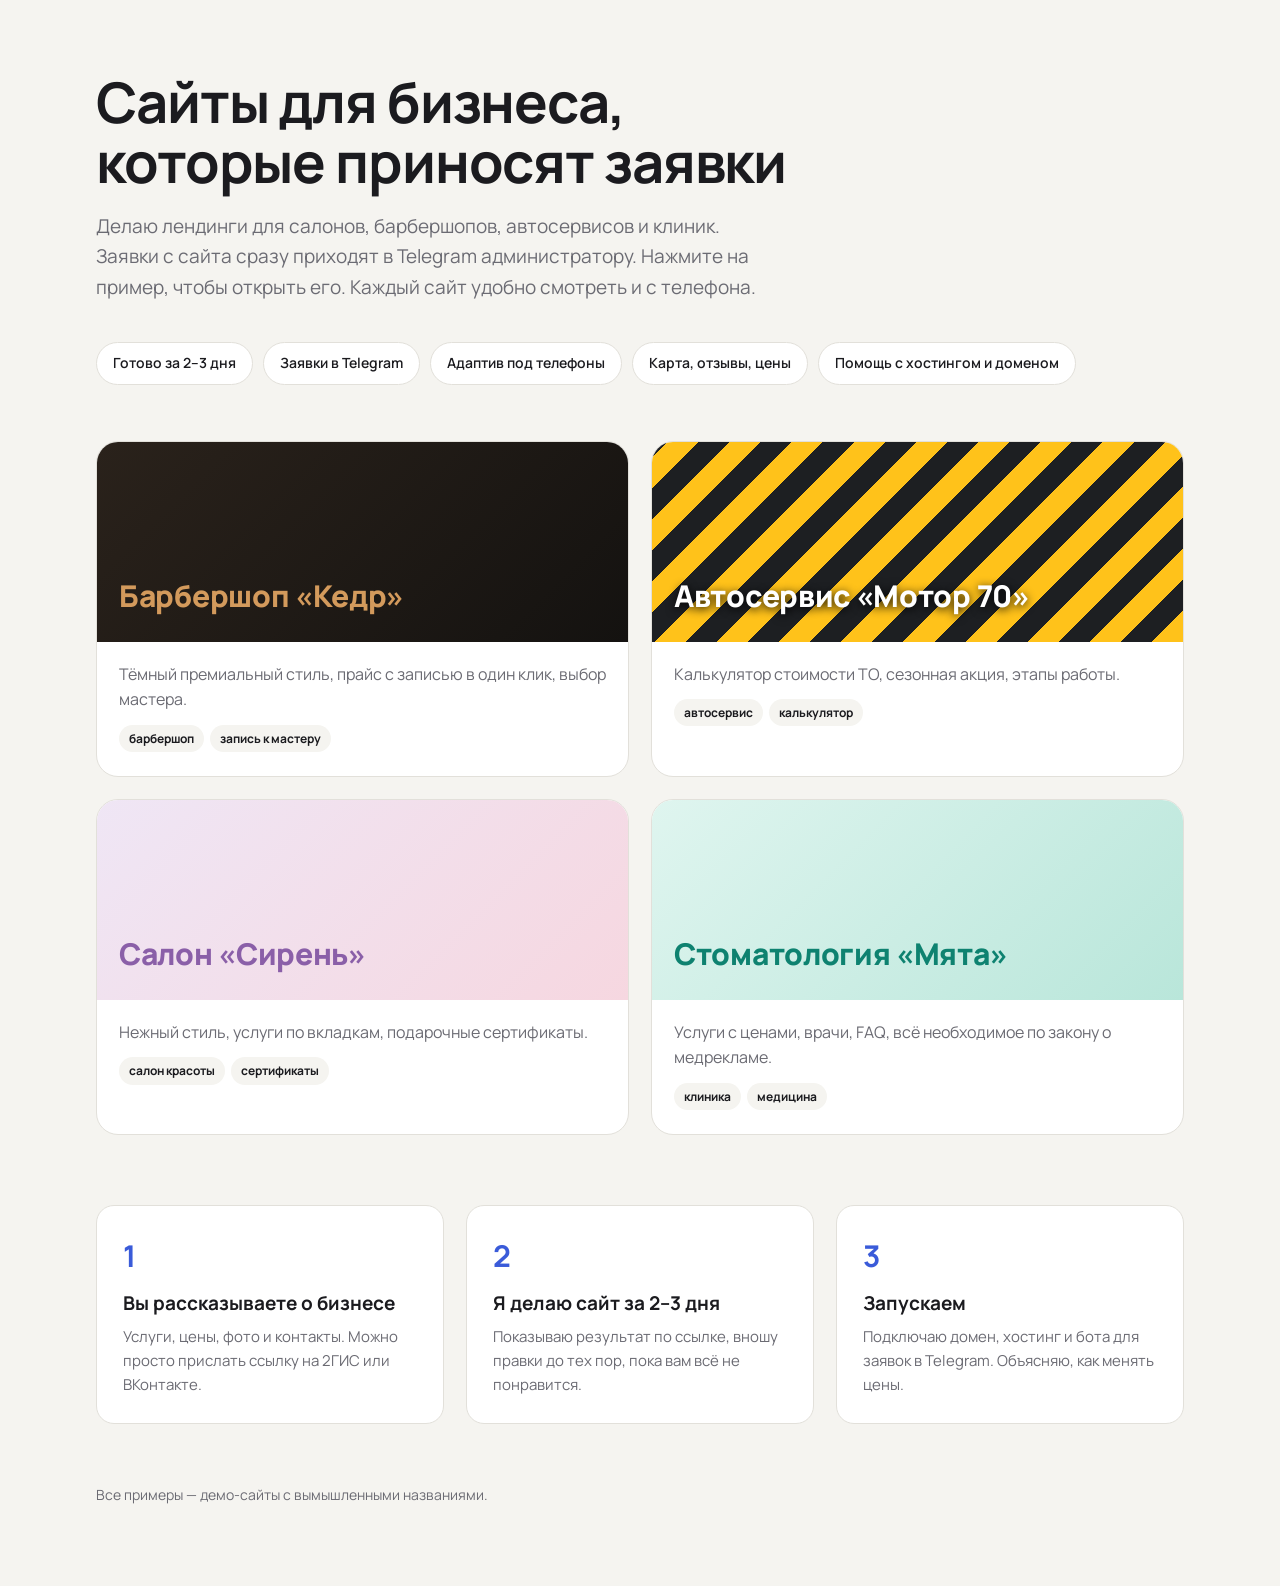
<file: index.html>
<!doctype html>
<html lang="ru">
<head>
  <meta charset="utf-8">
  <meta name="viewport" content="width=device-width, initial-scale=1">
  <title>Сайты для бизнеса в Томске — портфолио</title>
  <meta name="description" content="Лендинги для местного бизнеса с заявками в Telegram: барбершопы, автосервисы, салоны красоты, клиники. Готово за 2–3 дня.">
  <link rel="preconnect" href="https://fonts.googleapis.com">
  <link rel="preconnect" href="https://fonts.gstatic.com" crossorigin>
  <link href="https://fonts.googleapis.com/css2?family=Manrope:wght@400;500;600;700;800&display=swap" rel="stylesheet">
  <style>
    :root { --bg: #f5f4f0; --ink: #1b1b1f; --muted: #6b6b73; --line: #e2e0da; --accent: #3a5bd9; }
    * { box-sizing: border-box; }
    body { margin: 0; font: 16px/1.6 'Manrope', system-ui, sans-serif; color: var(--ink); background: var(--bg); }
    .wrap { max-width: 1120px; margin: 0 auto; padding: 72px 16px 80px; }
    h1 { font-size: clamp(34px, 5vw, 56px); line-height: 1.08; margin: 0 0 18px; letter-spacing: -.02em; }
    .lead { font-size: 19px; color: var(--muted); max-width: 660px; margin: 0 0 40px; }
    .perks { display: flex; flex-wrap: wrap; gap: 10px; margin: 0 0 56px; padding: 0; list-style: none; }
    .perks li { padding: 9px 16px; background: #fff; border: 1px solid var(--line); border-radius: 999px; font-weight: 600; font-size: 14px; }
    .grid { display: grid; grid-template-columns: repeat(2, 1fr); gap: 22px; }
    .card { display: block; text-decoration: none; color: inherit; background: #fff; border: 1px solid var(--line); border-radius: 22px; overflow: hidden; transition: transform .25s, box-shadow .25s; }
    .card:hover { transform: translateY(-4px); box-shadow: 0 20px 50px rgba(0,0,0,.08); }
    .card__top { height: 200px; display: flex; align-items: flex-end; padding: 22px; font-size: 30px; font-weight: 800; letter-spacing: -.01em; }
    .card__body { padding: 20px 22px 24px; }
    .card__body p { margin: 0 0 12px; color: var(--muted); }
    .card__tags { display: flex; gap: 6px; flex-wrap: wrap; }
    .card__tags span { font-size: 12px; font-weight: 700; padding: 4px 10px; border-radius: 999px; background: var(--bg); }
    .t1 { background: linear-gradient(135deg, #2a221b, #141210); color: #d39a5c; }
    .t2 { background: repeating-linear-gradient(-45deg, #ffc21a 0 22px, #1d1f22 22px 44px); color: #fff; text-shadow: 0 2px 10px #000; }
    .t3 { background: linear-gradient(135deg, #efe6f5, #f6d7e0); color: #8a5fa8; }
    .t4 { background: linear-gradient(135deg, #dff5ef, #b9e6da); color: #0e8270; }
    .how { margin-top: 70px; display: grid; grid-template-columns: repeat(3, 1fr); gap: 22px; }
    .how div { padding: 26px; background: #fff; border-radius: 18px; border: 1px solid var(--line); }
    .how b { display: block; font-size: 30px; color: var(--accent); }
    .how h2 { font-size: 19px; margin: 8px 0 6px; }
    .how p { margin: 0; color: var(--muted); font-size: 15px; }
    footer { margin-top: 60px; color: var(--muted); font-size: 14px; }
    @media (max-width: 760px) { .grid, .how { grid-template-columns: 1fr; } .wrap { padding-top: 48px; } }
  </style>
</head>
<body>
  <main class="wrap">
    <h1>Сайты для бизнеса,<br>которые приносят заявки</h1>
    <p class="lead">Делаю лендинги для салонов, барбершопов, автосервисов и клиник. Заявки с сайта сразу приходят в Telegram администратору. Нажмите на пример, чтобы открыть его. Каждый сайт удобно смотреть и с телефона.</p>
    <ul class="perks">
      <li>Готово за 2–3 дня</li>
      <li>Заявки в Telegram</li>
      <li>Адаптив под телефоны</li>
      <li>Карта, отзывы, цены</li>
      <li>Помощь с хостингом и доменом</li>
    </ul>

    <div class="grid">
      <a class="card" href="barbershop/index.html">
        <div class="card__top t1">Барбершоп «Кедр»</div>
        <div class="card__body"><p>Тёмный премиальный стиль, прайс с записью в один клик, выбор мастера.</p><div class="card__tags"><span>барбершоп</span><span>запись к мастеру</span></div></div>
      </a>
      <a class="card" href="autoservice/index.html">
        <div class="card__top t2">Автосервис «Мотор 70»</div>
        <div class="card__body"><p>Калькулятор стоимости ТО, сезонная акция, этапы работы.</p><div class="card__tags"><span>автосервис</span><span>калькулятор</span></div></div>
      </a>
      <a class="card" href="beauty/index.html">
        <div class="card__top t3">Салон «Сирень»</div>
        <div class="card__body"><p>Нежный стиль, услуги по вкладкам, подарочные сертификаты.</p><div class="card__tags"><span>салон красоты</span><span>сертификаты</span></div></div>
      </a>
      <a class="card" href="stomatology/index.html">
        <div class="card__top t4">Стоматология «Мята»</div>
        <div class="card__body"><p>Услуги с ценами, врачи, FAQ, всё необходимое по закону о медрекламе.</p><div class="card__tags"><span>клиника</span><span>медицина</span></div></div>
      </a>
    </div>

    <section class="how">
      <div><b>1</b><h2>Вы рассказываете о бизнесе</h2><p>Услуги, цены, фото и контакты. Можно просто прислать ссылку на 2ГИС или ВКонтакте.</p></div>
      <div><b>2</b><h2>Я делаю сайт за 2–3 дня</h2><p>Показываю результат по ссылке, вношу правки до тех пор, пока вам всё не понравится.</p></div>
      <div><b>3</b><h2>Запускаем</h2><p>Подключаю домен, хостинг и бота для заявок в Telegram. Объясняю, как менять цены.</p></div>
    </section>

    <footer>Все примеры — демо-сайты с вымышленными названиями.</footer>
  </main>
</body>
</html>
</file>
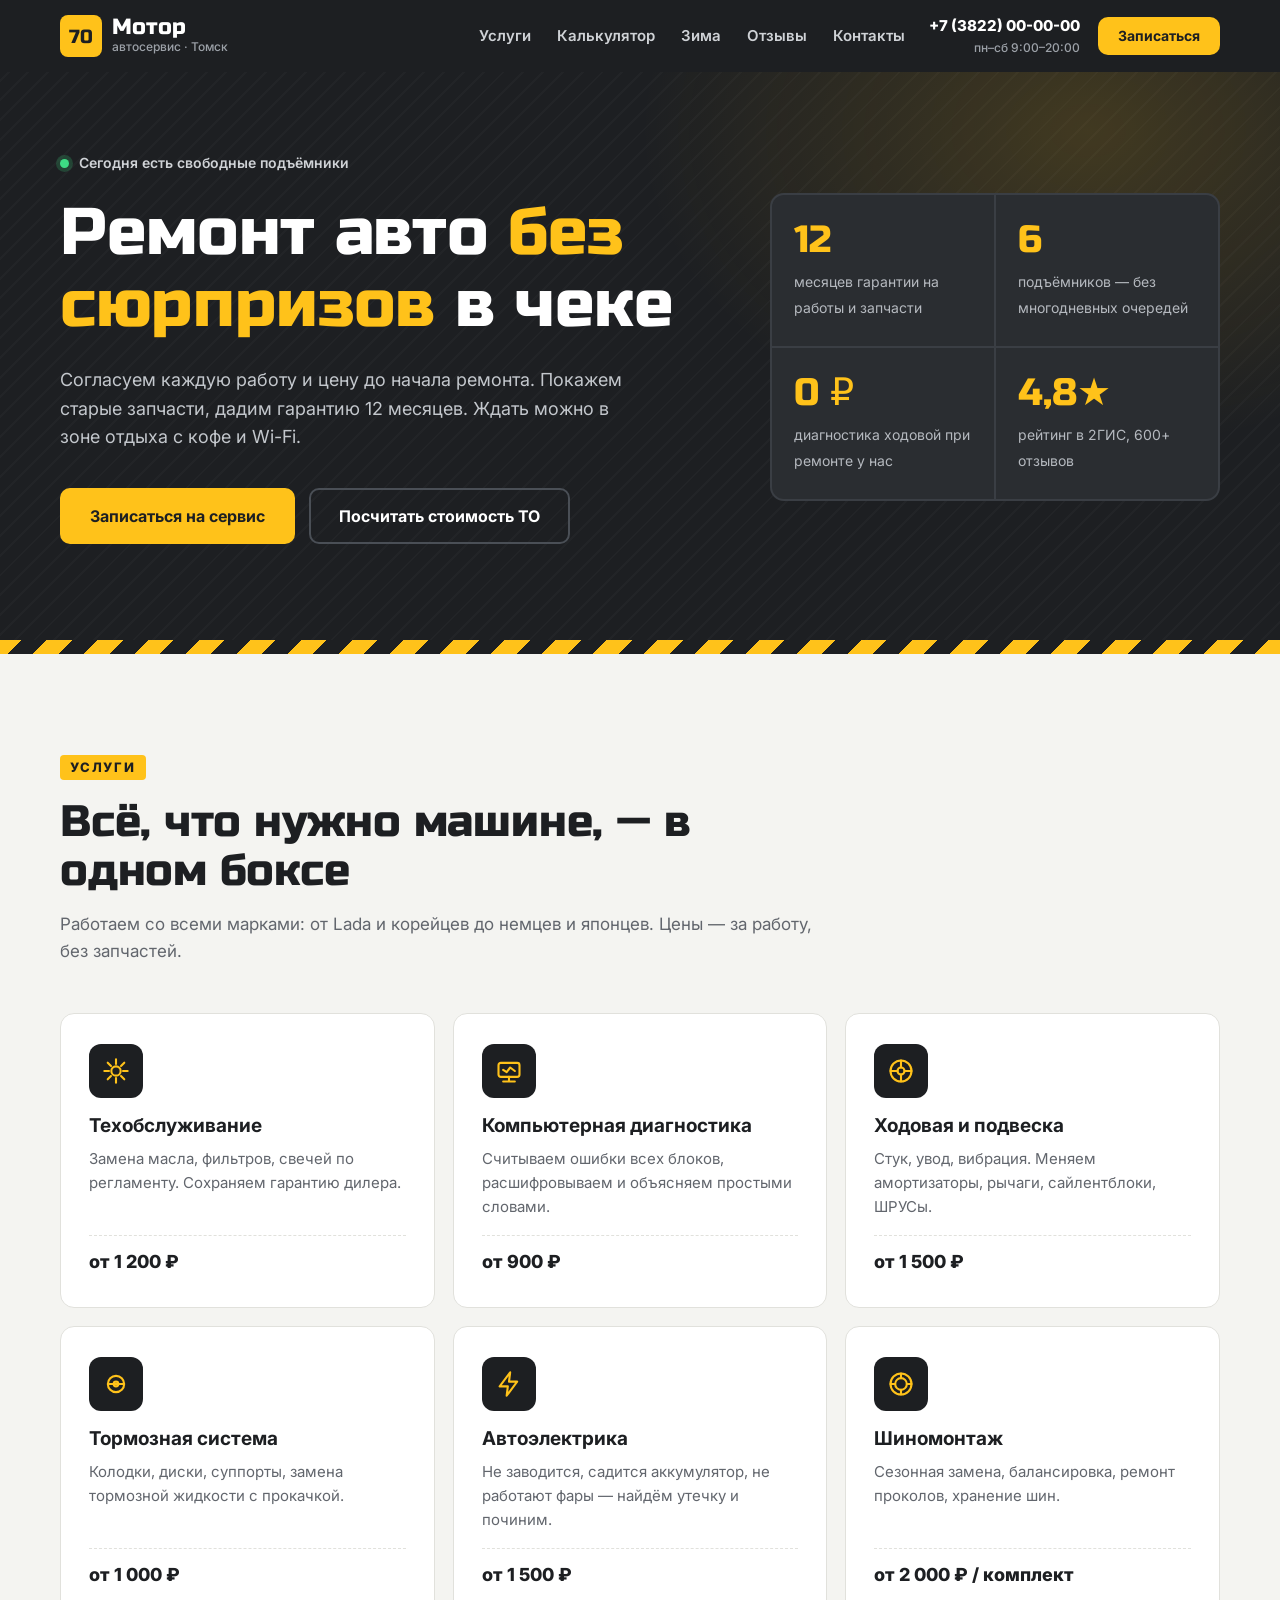
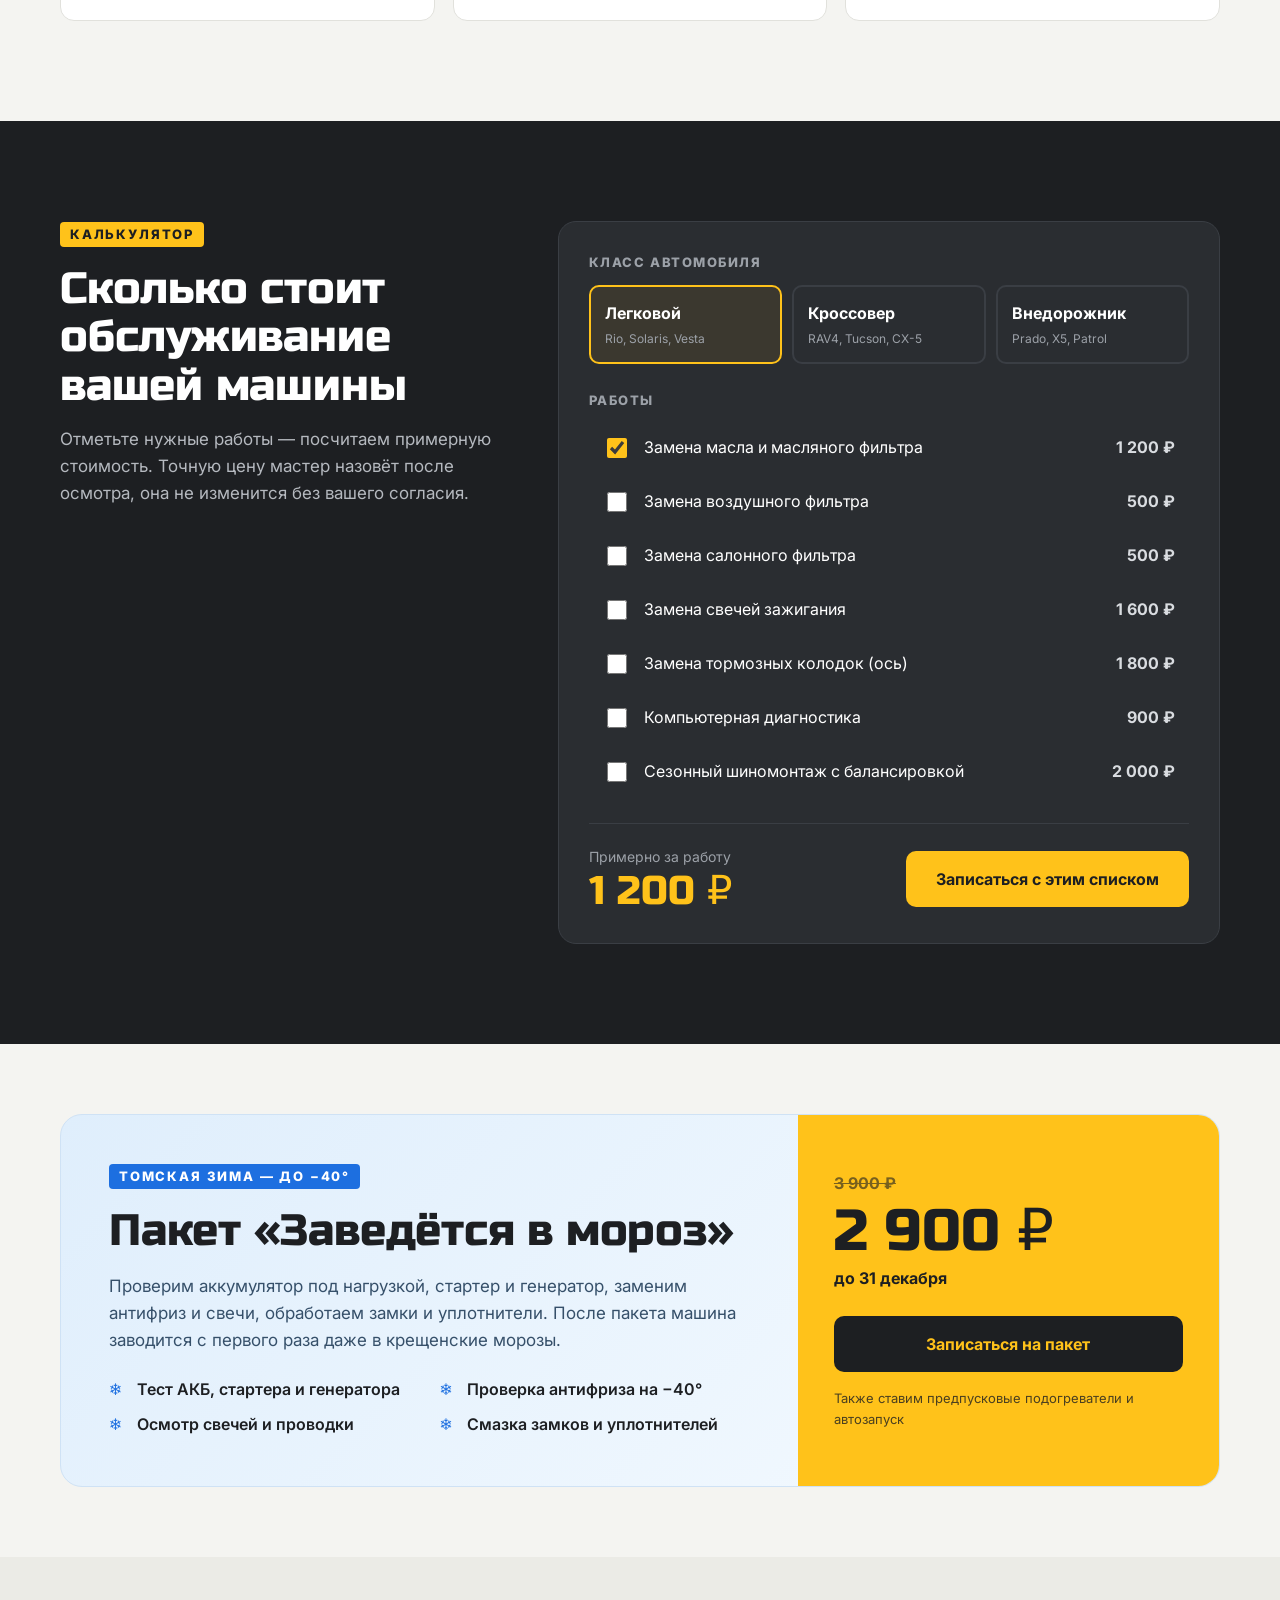
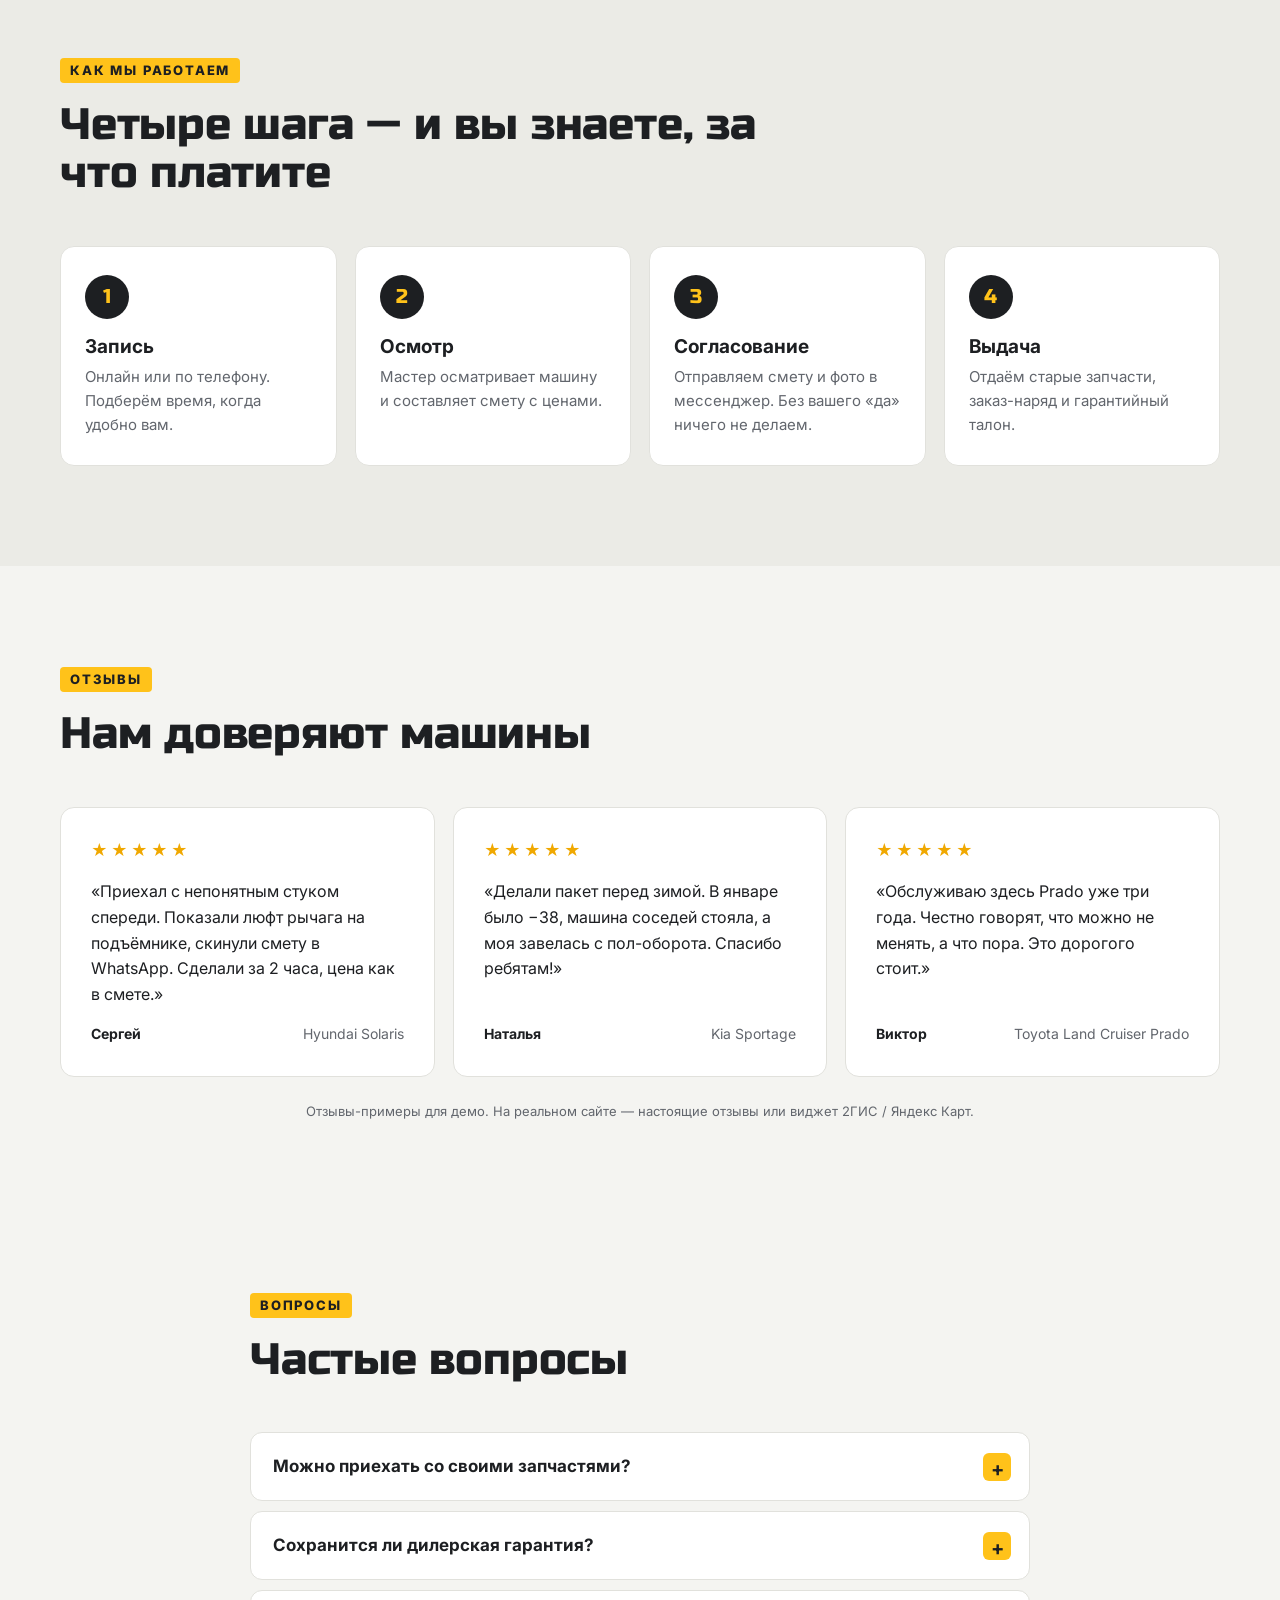
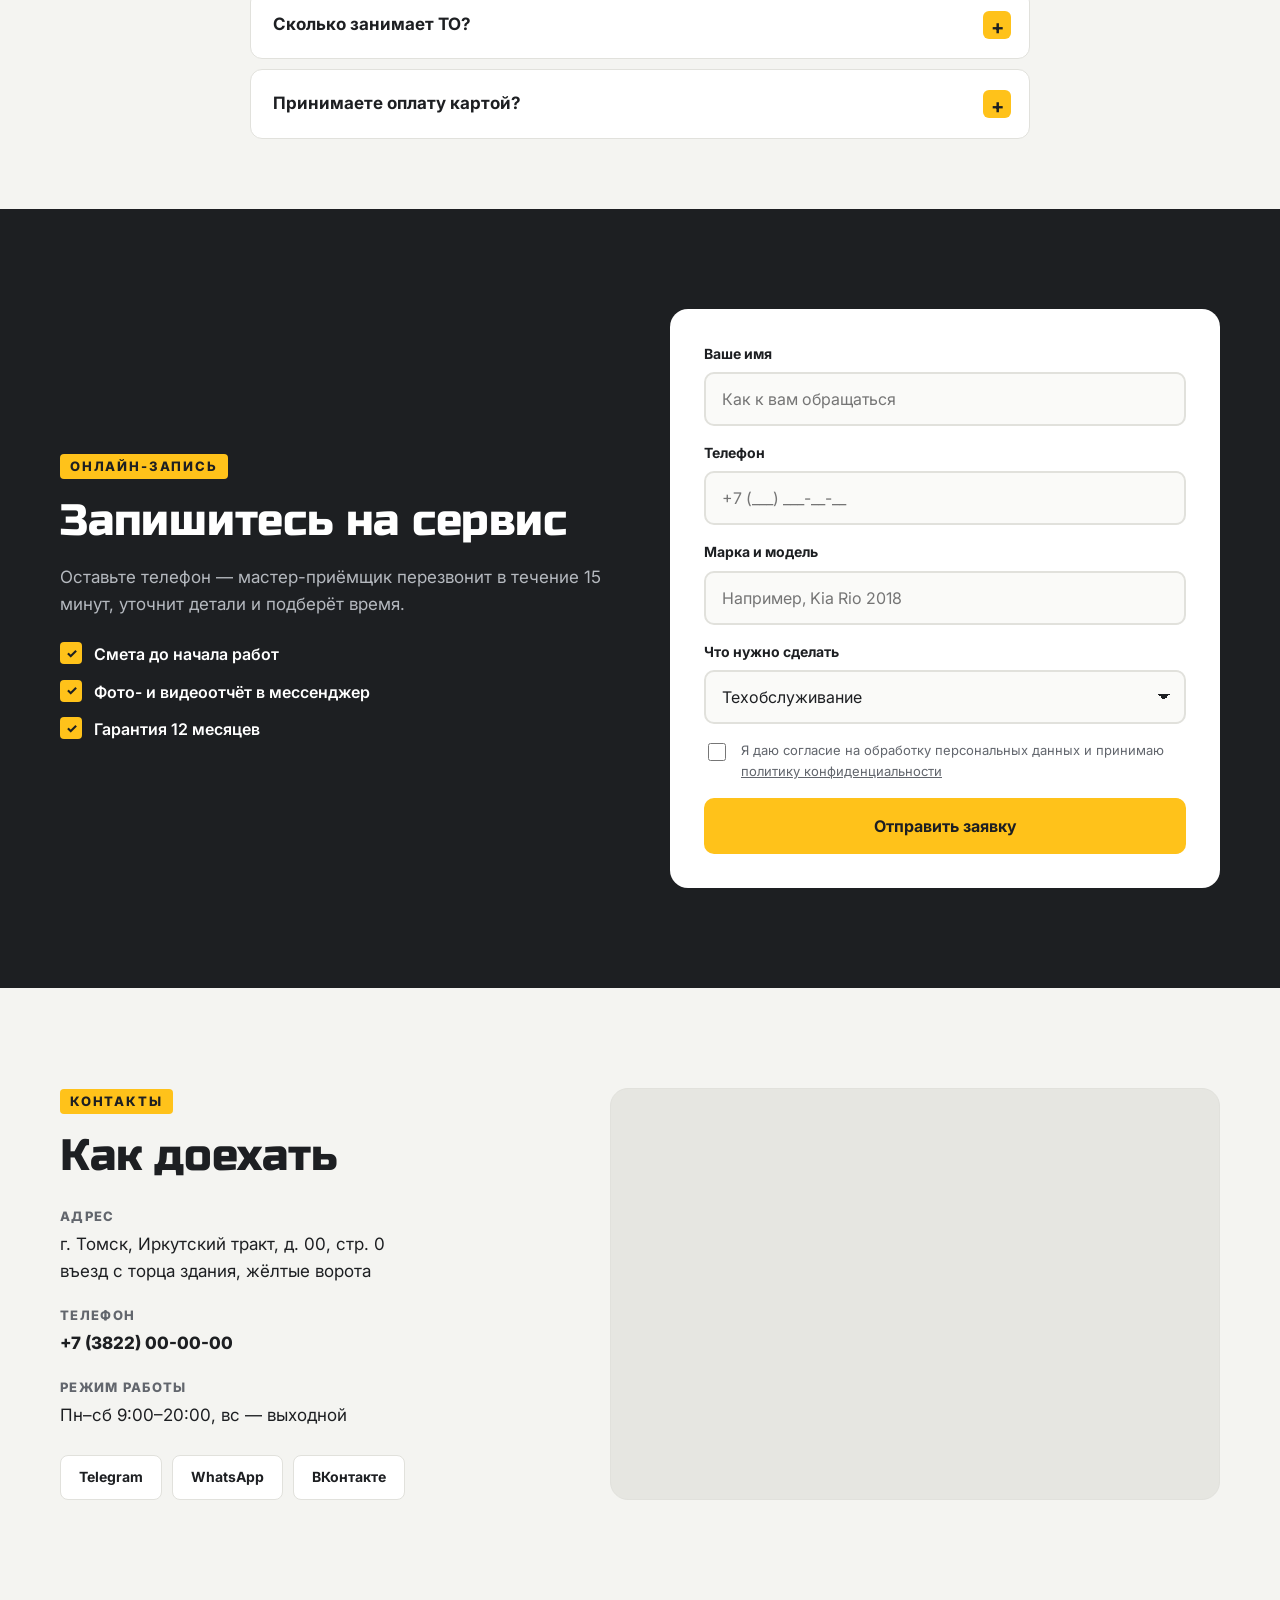
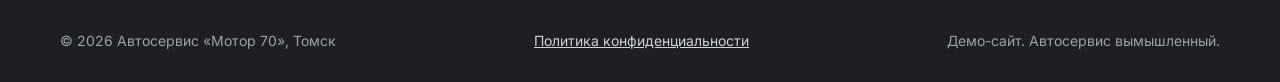
<file: autoservice/index.html>
<!doctype html>
<html lang="ru">
<head>
  <meta charset="utf-8">
  <meta name="viewport" content="width=device-width, initial-scale=1">

  <title>Автосервис «Мотор 70» в Томске — ТО, диагностика, ремонт</title>
  <meta name="description" content="Автосервис «Мотор 70» в Томске: техническое обслуживание, компьютерная диагностика, ремонт ходовой, шиномонтаж, подготовка к зиме. Гарантия 12 месяцев. Онлайн-запись.">

  <meta property="og:title" content="Автосервис «Мотор 70» — Томск">
  <meta property="og:description" content="ТО и ремонт с гарантией. Посчитайте стоимость онлайн.">
  <meta property="og:type" content="website">

  <link rel="icon" href="data:image/svg+xml,%3Csvg xmlns='http://www.w3.org/2000/svg' viewBox='0 0 64 64'%3E%3Crect width='64' height='64' rx='12' fill='%23ffc21a'/%3E%3Ctext x='32' y='43' text-anchor='middle' font-family='Arial' font-weight='900' font-size='30' fill='%231d1f22'%3E70%3C/text%3E%3C/svg%3E">

  <link rel="preconnect" href="https://fonts.googleapis.com">
  <link rel="preconnect" href="https://fonts.gstatic.com" crossorigin>
  <link href="https://fonts.googleapis.com/css2?family=Russo+One&family=Inter:wght@400;500;600;700;800&display=swap" rel="stylesheet">
  <link rel="stylesheet" href="css/style.css">
</head>
<body data-phone="+7 (3822) 00-00-00">

  <header class="header" id="header">
    <div class="container header__inner">
      <a href="#top" class="logo" aria-label="Мотор 70 — на главную">
        <span class="logo__mark">70</span>
        <span class="logo__text">Мотор<small>автосервис · Томск</small></span>
      </a>

      <nav class="nav" id="nav" aria-label="Основное меню">
        <a href="#services">Услуги</a>
        <a href="#calc">Калькулятор</a>
        <a href="#winter">Зима</a>
        <a href="#reviews">Отзывы</a>
        <a href="#contacts">Контакты</a>
        <a href="tel:+73822000000" class="nav__phone-mobile">+7 (3822) 00-00-00</a>
      </nav>

      <div class="header__actions">
        <a href="tel:+73822000000" class="header__phone">+7 (3822) 00-00-00<small>пн–сб 9:00–20:00</small></a>
        <a href="#booking" class="btn btn--primary btn--sm">Записаться</a>
        <button class="burger" id="burger" aria-label="Открыть меню" aria-expanded="false" aria-controls="nav">
          <span></span><span></span><span></span>
        </button>
      </div>
    </div>
  </header>

  <main id="top">

    <!-- ===================== ПЕРВЫЙ ЭКРАН ===================== -->
    <section class="hero">
      <div class="container hero__inner">
        <div class="hero__content">
          <p class="eyebrow"><span class="dot"></span> Сегодня есть свободные подъёмники</p>
          <h1>Ремонт авто <span class="hl">без сюрпризов</span> в чеке</h1>
          <p class="hero__lead">Согласуем каждую работу и цену до начала ремонта. Покажем старые запчасти, дадим гарантию 12 месяцев. Ждать можно в зоне отдыха с кофе и Wi-Fi.</p>
          <div class="hero__cta">
            <a href="#booking" class="btn btn--primary btn--lg">Записаться на сервис</a>
            <a href="#calc" class="btn btn--ghost btn--lg">Посчитать стоимость ТО</a>
          </div>
        </div>

        <div class="hero__panel" aria-label="Коротко о сервисе">
          <div class="stat"><strong>12</strong><span>месяцев гарантии на работы и запчасти</span></div>
          <div class="stat"><strong>6</strong><span>подъёмников — без многодневных очередей</span></div>
          <div class="stat"><strong>0 ₽</strong><span>диагностика ходовой при ремонте у нас</span></div>
          <div class="stat"><strong>4,8★</strong><span>рейтинг в 2ГИС, 600+ отзывов</span></div>
        </div>
      </div>
      <div class="hero__stripe" aria-hidden="true"></div>
    </section>

    <!-- ===================== УСЛУГИ ===================== -->
    <section class="section" id="services">
      <div class="container">
        <div class="section__head">
          <p class="kicker">Услуги</p>
          <h2>Всё, что нужно машине, — в одном боксе</h2>
          <p class="section__sub">Работаем со всеми марками: от Lada и корейцев до немцев и японцев. Цены — за работу, без запчастей.</p>
        </div>

        <div class="services" data-reveal>
          <article class="service">
            <div class="service__icon" aria-hidden="true"><svg viewBox="0 0 24 24"><path d="M12 2v4M12 18v4M4.9 4.9l2.8 2.8M16.3 16.3l2.8 2.8M2 12h4M18 12h4M4.9 19.1l2.8-2.8M16.3 7.7l2.8-2.8"/><circle cx="12" cy="12" r="4"/></svg></div>
            <h3>Техобслуживание</h3>
            <p>Замена масла, фильтров, свечей по регламенту. Сохраняем гарантию дилера.</p>
            <p class="service__price">от 1 200 ₽</p>
          </article>
          <article class="service">
            <div class="service__icon" aria-hidden="true"><svg viewBox="0 0 24 24"><rect x="3" y="5" width="18" height="12" rx="2"/><path d="M7 21h10M12 17v4M7 11l3 2 3-4 4 3"/></svg></div>
            <h3>Компьютерная диагностика</h3>
            <p>Считываем ошибки всех блоков, расшифровываем и объясняем простыми словами.</p>
            <p class="service__price">от 900 ₽</p>
          </article>
          <article class="service">
            <div class="service__icon" aria-hidden="true"><svg viewBox="0 0 24 24"><circle cx="12" cy="12" r="9"/><circle cx="12" cy="12" r="3"/><path d="M12 3v6M12 15v6M3 12h6M15 12h6"/></svg></div>
            <h3>Ходовая и подвеска</h3>
            <p>Стук, увод, вибрация. Меняем амортизаторы, рычаги, сайлентблоки, ШРУСы.</p>
            <p class="service__price">от 1 500 ₽</p>
          </article>
          <article class="service">
            <div class="service__icon" aria-hidden="true"><svg viewBox="0 0 24 24"><path d="M5 12h14M5 12a7 7 0 0 1 14 0M5 12a7 7 0 0 0 14 0"/><circle cx="12" cy="12" r="2"/></svg></div>
            <h3>Тормозная система</h3>
            <p>Колодки, диски, суппорты, замена тормозной жидкости с прокачкой.</p>
            <p class="service__price">от 1 000 ₽</p>
          </article>
          <article class="service">
            <div class="service__icon" aria-hidden="true"><svg viewBox="0 0 24 24"><path d="M13 2 4 14h7l-1 8 9-12h-7z"/></svg></div>
            <h3>Автоэлектрика</h3>
            <p>Не заводится, садится аккумулятор, не работают фары — найдём утечку и починим.</p>
            <p class="service__price">от 1 500 ₽</p>
          </article>
          <article class="service">
            <div class="service__icon" aria-hidden="true"><svg viewBox="0 0 24 24"><circle cx="12" cy="12" r="9"/><circle cx="12" cy="12" r="5"/><path d="M12 3v4M12 17v4M3 12h4M17 12h4"/></svg></div>
            <h3>Шиномонтаж</h3>
            <p>Сезонная замена, балансировка, ремонт проколов, хранение шин.</p>
            <p class="service__price">от 2 000 ₽ / комплект</p>
          </article>
        </div>
      </div>
    </section>

    <!-- ===================== КАЛЬКУЛЯТОР ===================== -->
    <section class="section section--dark" id="calc">
      <div class="container calc">
        <div class="calc__text">
          <p class="kicker">Калькулятор</p>
          <h2>Сколько стоит обслуживание вашей машины</h2>
          <p class="section__sub">Отметьте нужные работы — посчитаем примерную стоимость. Точную цену мастер назовёт после осмотра, она не изменится без вашего согласия.</p>
        </div>

        <form class="calc__box" id="calc-form" aria-label="Калькулятор стоимости работ">
          <fieldset class="calc__classes">
            <legend>Класс автомобиля</legend>
            <label><input type="radio" name="carClass" value="1" checked><span>Легковой<small>Rio, Solaris, Vesta</small></span></label>
            <label><input type="radio" name="carClass" value="1.2"><span>Кроссовер<small>RAV4, Tucson, CX-5</small></span></label>
            <label><input type="radio" name="carClass" value="1.45"><span>Внедорожник<small>Prado, X5, Patrol</small></span></label>
          </fieldset>

          <fieldset class="calc__works">
            <legend>Работы</legend>
            <label><input type="checkbox" data-price="1200" data-name="Замена масла и фильтра" checked><span>Замена масла и масляного фильтра</span><b>1 200 ₽</b></label>
            <label><input type="checkbox" data-price="500" data-name="Замена воздушного фильтра"><span>Замена воздушного фильтра</span><b>500 ₽</b></label>
            <label><input type="checkbox" data-price="500" data-name="Замена салонного фильтра"><span>Замена салонного фильтра</span><b>500 ₽</b></label>
            <label><input type="checkbox" data-price="1600" data-name="Замена свечей зажигания"><span>Замена свечей зажигания</span><b>1 600 ₽</b></label>
            <label><input type="checkbox" data-price="1800" data-name="Замена тормозных колодок (ось)"><span>Замена тормозных колодок (ось)</span><b>1 800 ₽</b></label>
            <label><input type="checkbox" data-price="900" data-name="Компьютерная диагностика"><span>Компьютерная диагностика</span><b>900 ₽</b></label>
            <label><input type="checkbox" data-price="2000" data-name="Сезонный шиномонтаж"><span>Сезонный шиномонтаж с балансировкой</span><b>2 000 ₽</b></label>
          </fieldset>

          <div class="calc__total">
            <div>
              <span>Примерно за работу</span>
              <output id="calc-sum" aria-live="polite">1 200 ₽</output>
            </div>
            <a href="#booking" class="btn btn--primary btn--lg" id="calc-book">Записаться с этим списком</a>
          </div>
        </form>
      </div>
    </section>

    <!-- ===================== ЗИМНИЙ ПАКЕТ ===================== -->
    <section class="section section--tight" id="winter">
      <div class="container">
        <div class="winter">
          <div class="winter__text">
            <p class="kicker">Томская зима — до −40°</p>
            <h2>Пакет «Заведётся в мороз»</h2>
            <p>Проверим аккумулятор под нагрузкой, стартер и генератор, заменим антифриз и свечи, обработаем замки и уплотнители. После пакета машина заводится с первого раза даже в крещенские морозы.</p>
            <ul class="winter__list">
              <li>Тест АКБ, стартера и генератора</li>
              <li>Проверка антифриза на −40°</li>
              <li>Осмотр свечей и проводки</li>
              <li>Смазка замков и уплотнителей</li>
            </ul>
          </div>
          <div class="winter__offer">
            <p class="winter__old">3 900 ₽</p>
            <p class="winter__price">2 900 ₽</p>
            <p class="winter__note">до 31 декабря</p>
            <a href="#booking" class="btn btn--dark btn--lg btn--block" data-pick="Пакет «Заведётся в мороз»">Записаться на пакет</a>
            <p class="winter__also">Также ставим предпусковые подогреватели и автозапуск</p>
          </div>
        </div>
      </div>
    </section>

    <!-- ===================== КАК РАБОТАЕМ ===================== -->
    <section class="section section--soft">
      <div class="container">
        <div class="section__head">
          <p class="kicker">Как мы работаем</p>
          <h2>Четыре шага — и вы знаете, за что платите</h2>
        </div>
        <ol class="steps" data-reveal>
          <li><span>1</span><h3>Запись</h3><p>Онлайн или по телефону. Подберём время, когда удобно вам.</p></li>
          <li><span>2</span><h3>Осмотр</h3><p>Мастер осматривает машину и составляет смету с ценами.</p></li>
          <li><span>3</span><h3>Согласование</h3><p>Отправляем смету и фото в мессенджер. Без вашего «да» ничего не делаем.</p></li>
          <li><span>4</span><h3>Выдача</h3><p>Отдаём старые запчасти, заказ-наряд и гарантийный талон.</p></li>
        </ol>
      </div>
    </section>

    <!-- ===================== ОТЗЫВЫ ===================== -->
    <section class="section" id="reviews">
      <div class="container">
        <div class="section__head">
          <p class="kicker">Отзывы</p>
          <h2>Нам доверяют машины</h2>
        </div>
        <div class="reviews" data-reveal>
          <blockquote class="review">
            <div class="review__stars" aria-label="5 из 5">★★★★★</div>
            <p>«Приехал с непонятным стуком спереди. Показали люфт рычага на подъёмнике, скинули смету в WhatsApp. Сделали за 2 часа, цена как в смете.»</p>
            <footer><strong>Сергей</strong><span>Hyundai Solaris</span></footer>
          </blockquote>
          <blockquote class="review">
            <div class="review__stars" aria-label="5 из 5">★★★★★</div>
            <p>«Делали пакет перед зимой. В январе было −38, машина соседей стояла, а моя завелась с пол-оборота. Спасибо ребятам!»</p>
            <footer><strong>Наталья</strong><span>Kia Sportage</span></footer>
          </blockquote>
          <blockquote class="review">
            <div class="review__stars" aria-label="5 из 5">★★★★★</div>
            <p>«Обслуживаю здесь Prado уже три года. Честно говорят, что можно не менять, а что пора. Это дорогого стоит.»</p>
            <footer><strong>Виктор</strong><span>Toyota Land Cruiser Prado</span></footer>
          </blockquote>
        </div>
        <p class="demo-note">Отзывы-примеры для демо. На реальном сайте — настоящие отзывы или виджет 2ГИС / Яндекс Карт.</p>
      </div>
    </section>

    <!-- ===================== FAQ ===================== -->
    <section class="section section--tight" id="faq">
      <div class="container container--narrow">
        <div class="section__head">
          <p class="kicker">Вопросы</p>
          <h2>Частые вопросы</h2>
        </div>
        <div class="faq">
          <details class="faq__item"><summary>Можно приехать со своими запчастями?</summary><p>Да. Гарантию в этом случае даём на работу. Если закажете запчасти у нас — гарантия 12 месяцев и на работу, и на детали.</p></details>
          <details class="faq__item"><summary>Сохранится ли дилерская гарантия?</summary><p>Да. Работаем по регламенту производителя, используем допущенные масла и ставим отметку в сервисную книжку.</p></details>
          <details class="faq__item"><summary>Сколько занимает ТО?</summary><p>Обычное ТО — 1–1,5 часа. Можно подождать в зоне отдыха или оставить машину и забрать вечером.</p></details>
          <details class="faq__item"><summary>Принимаете оплату картой?</summary><p>Да: карты, СБП, наличные. Для юрлиц — безналичный расчёт с НДС.</p></details>
        </div>
      </div>
    </section>

    <!-- ===================== ЗАПИСЬ ===================== -->
    <section class="section section--dark" id="booking">
      <div class="container booking">
        <div class="booking__text">
          <p class="kicker">Онлайн-запись</p>
          <h2>Запишитесь на сервис</h2>
          <p>Оставьте телефон — мастер-приёмщик перезвонит в течение 15 минут, уточнит детали и подберёт время.</p>
          <ul class="booking__list">
            <li>Смета до начала работ</li>
            <li>Фото- и видеоотчёт в мессенджер</li>
            <li>Гарантия 12 месяцев</li>
          </ul>
        </div>

        <form class="form" id="booking-form" novalidate>
          <div class="form__field">
            <label for="name">Ваше имя</label>
            <input type="text" id="name" name="name" placeholder="Как к вам обращаться" autocomplete="name" required>
          </div>
          <div class="form__field">
            <label for="phone">Телефон</label>
            <input type="tel" id="phone" name="phone" placeholder="+7 (___) ___-__-__" autocomplete="tel" inputmode="tel" required>
          </div>
          <div class="form__field">
            <label for="car">Марка и модель</label>
            <input type="text" id="car" name="car" placeholder="Например, Kia Rio 2018" data-label="Автомобиль">
          </div>
          <div class="form__field">
            <label for="service">Что нужно сделать</label>
            <select id="service" name="service" data-label="Услуга">
              <option>Техобслуживание</option>
              <option>Компьютерная диагностика</option>
              <option>Ходовая и подвеска</option>
              <option>Тормозная система</option>
              <option>Автоэлектрика</option>
              <option>Шиномонтаж</option>
              <option>Пакет «Заведётся в мороз»</option>
              <option>Другое / не знаю</option>
            </select>
          </div>
          <input type="hidden" id="calc-list" name="calc" data-label="Из калькулятора" value="">

          <div class="form__trap" aria-hidden="true">
            <label for="website">Не заполняйте это поле</label>
            <input type="text" id="website" name="website" tabindex="-1" autocomplete="off">
          </div>

          <label class="form__consent">
            <input type="checkbox" name="consent" required>
            <span>Я даю согласие на обработку персональных данных и принимаю <a href="privacy.html" target="_blank">политику конфиденциальности</a></span>
          </label>

          <button type="submit" class="btn btn--primary btn--lg btn--block">Отправить заявку</button>
          <p class="form__error" id="form-error" role="alert"></p>

          <div class="form__success" id="form-success" hidden>
            <div class="form__success-icon">✓</div>
            <h3>Заявка принята!</h3>
            <p>Мастер-приёмщик перезвонит в течение 15 минут.</p>
            <button type="button" class="btn btn--ghost btn--sm" id="form-again">Хорошо</button>
          </div>
        </form>
      </div>
    </section>

    <!-- ===================== КОНТАКТЫ ===================== -->
    <section class="section" id="contacts">
      <div class="container contacts">
        <div class="contacts__info">
          <p class="kicker">Контакты</p>
          <h2>Как доехать</h2>
          <dl class="contacts__list">
            <div><dt>Адрес</dt><dd>г. Томск, Иркутский тракт, д. 00, стр. 0<br>въезд с торца здания, жёлтые ворота</dd></div>
            <div><dt>Телефон</dt><dd><a href="tel:+73822000000">+7 (3822) 00-00-00</a></dd></div>
            <div><dt>Режим работы</dt><dd>Пн–сб 9:00–20:00, вс — выходной</dd></div>
          </dl>
          <div class="contacts__messengers">
            <a href="#" class="chip">Telegram</a>
            <a href="#" class="chip">WhatsApp</a>
            <a href="#" class="chip">ВКонтакте</a>
          </div>
        </div>
        <div class="contacts__map">
          <iframe src="https://yandex.ru/map-widget/v1/?ll=85.004386%2C56.495403&z=14&pt=85.004386%2C56.495403%2Cpm2ylm" title="Карта проезда к автосервису" loading="lazy" allowfullscreen></iframe>
        </div>
      </div>
    </section>
  </main>

  <footer class="footer">
    <div class="container footer__bottom">
      <p>© <span data-year>2026</span> Автосервис «Мотор 70», Томск</p>
      <p><a href="privacy.html">Политика конфиденциальности</a></p>
      <p class="footer__demo">Демо-сайт. Автосервис вымышленный.</p>
    </div>
  </footer>

  <a href="tel:+73822000000" class="call-fab" aria-label="Позвонить в автосервис">
    <svg viewBox="0 0 24 24" aria-hidden="true"><path fill="currentColor" d="M6.6 10.8a15.1 15.1 0 0 0 6.6 6.6l2.2-2.2c.3-.3.7-.4 1-.2 1.1.4 2.3.6 3.6.6.6 0 1 .4 1 1V20c0 .6-.4 1-1 1A17 17 0 0 1 3 4c0-.6.4-1 1-1h3.5c.6 0 1 .4 1 1 0 1.3.2 2.5.6 3.6.1.3 0 .7-.2 1l-2.3 2.2z"/></svg>
  </a>

  <script src="js/main.js"></script>
  <script src="js/calc.js"></script>
</body>
</html>
</file>
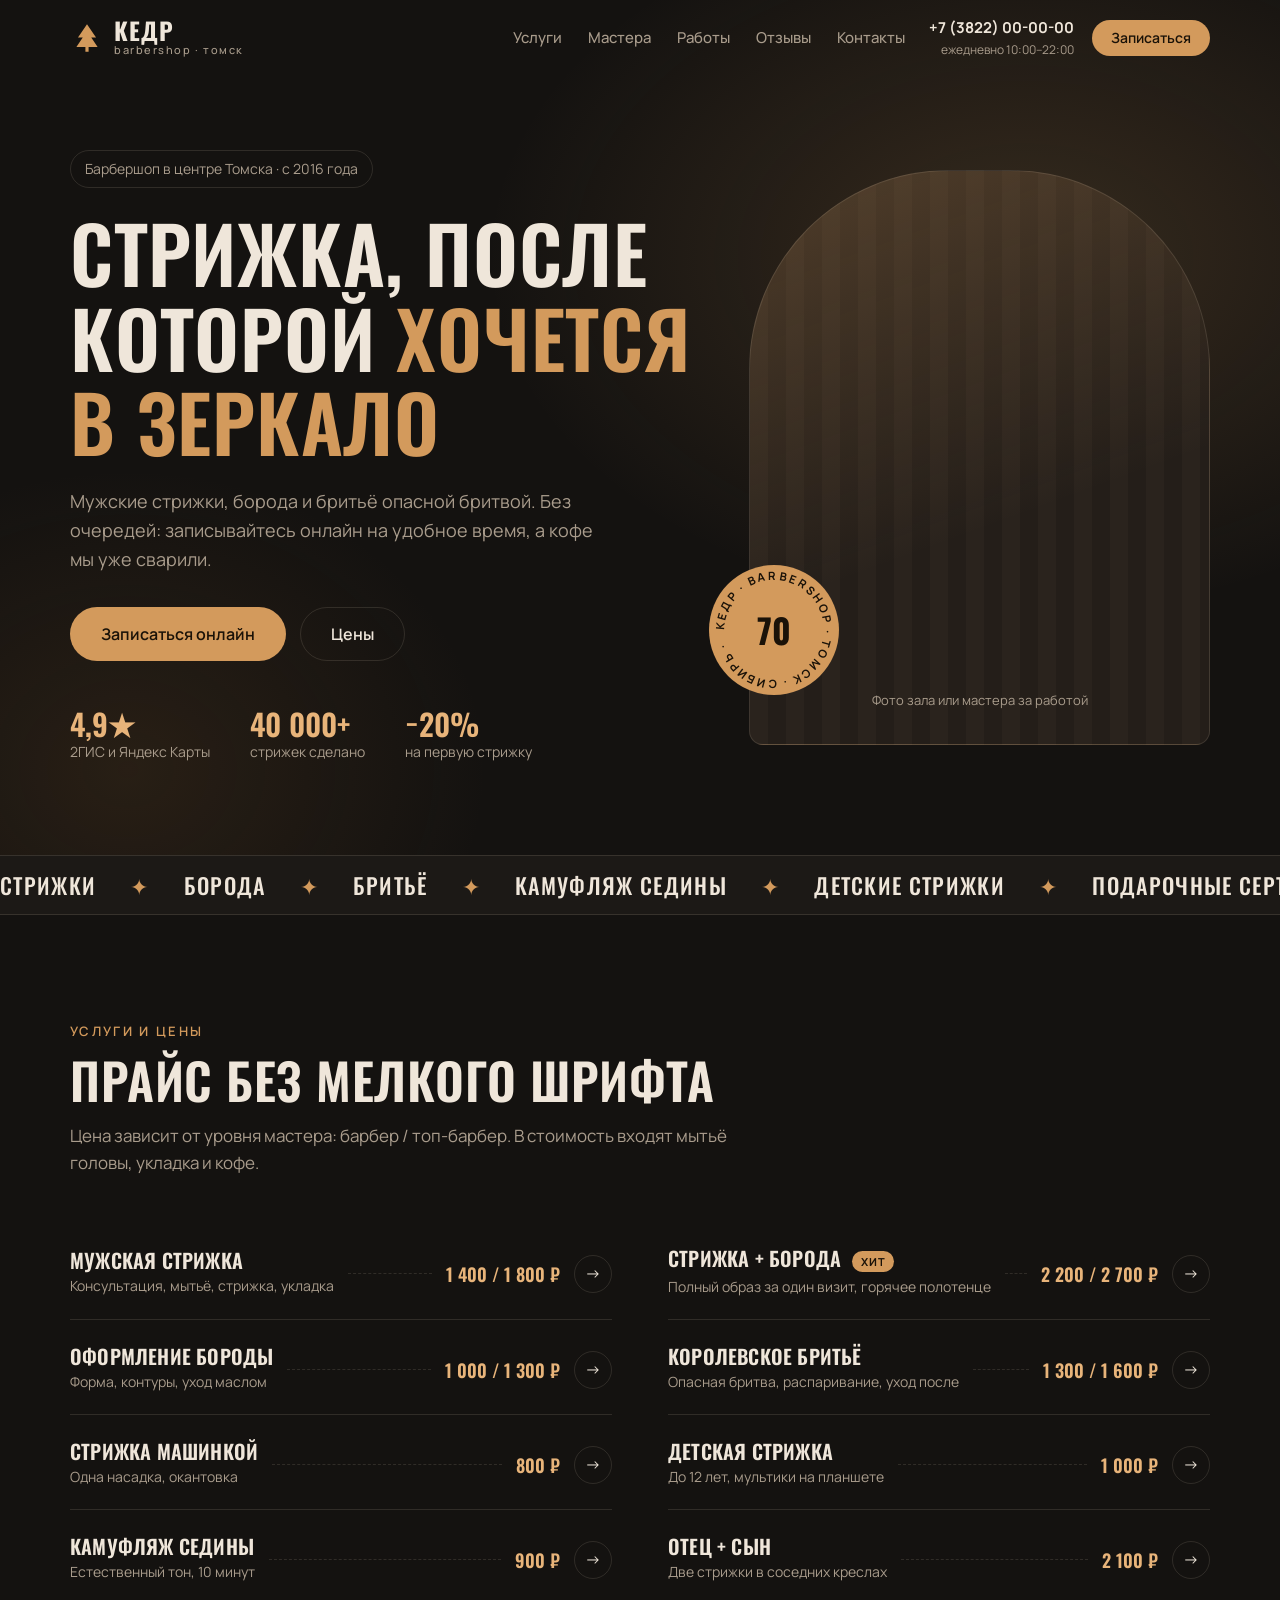
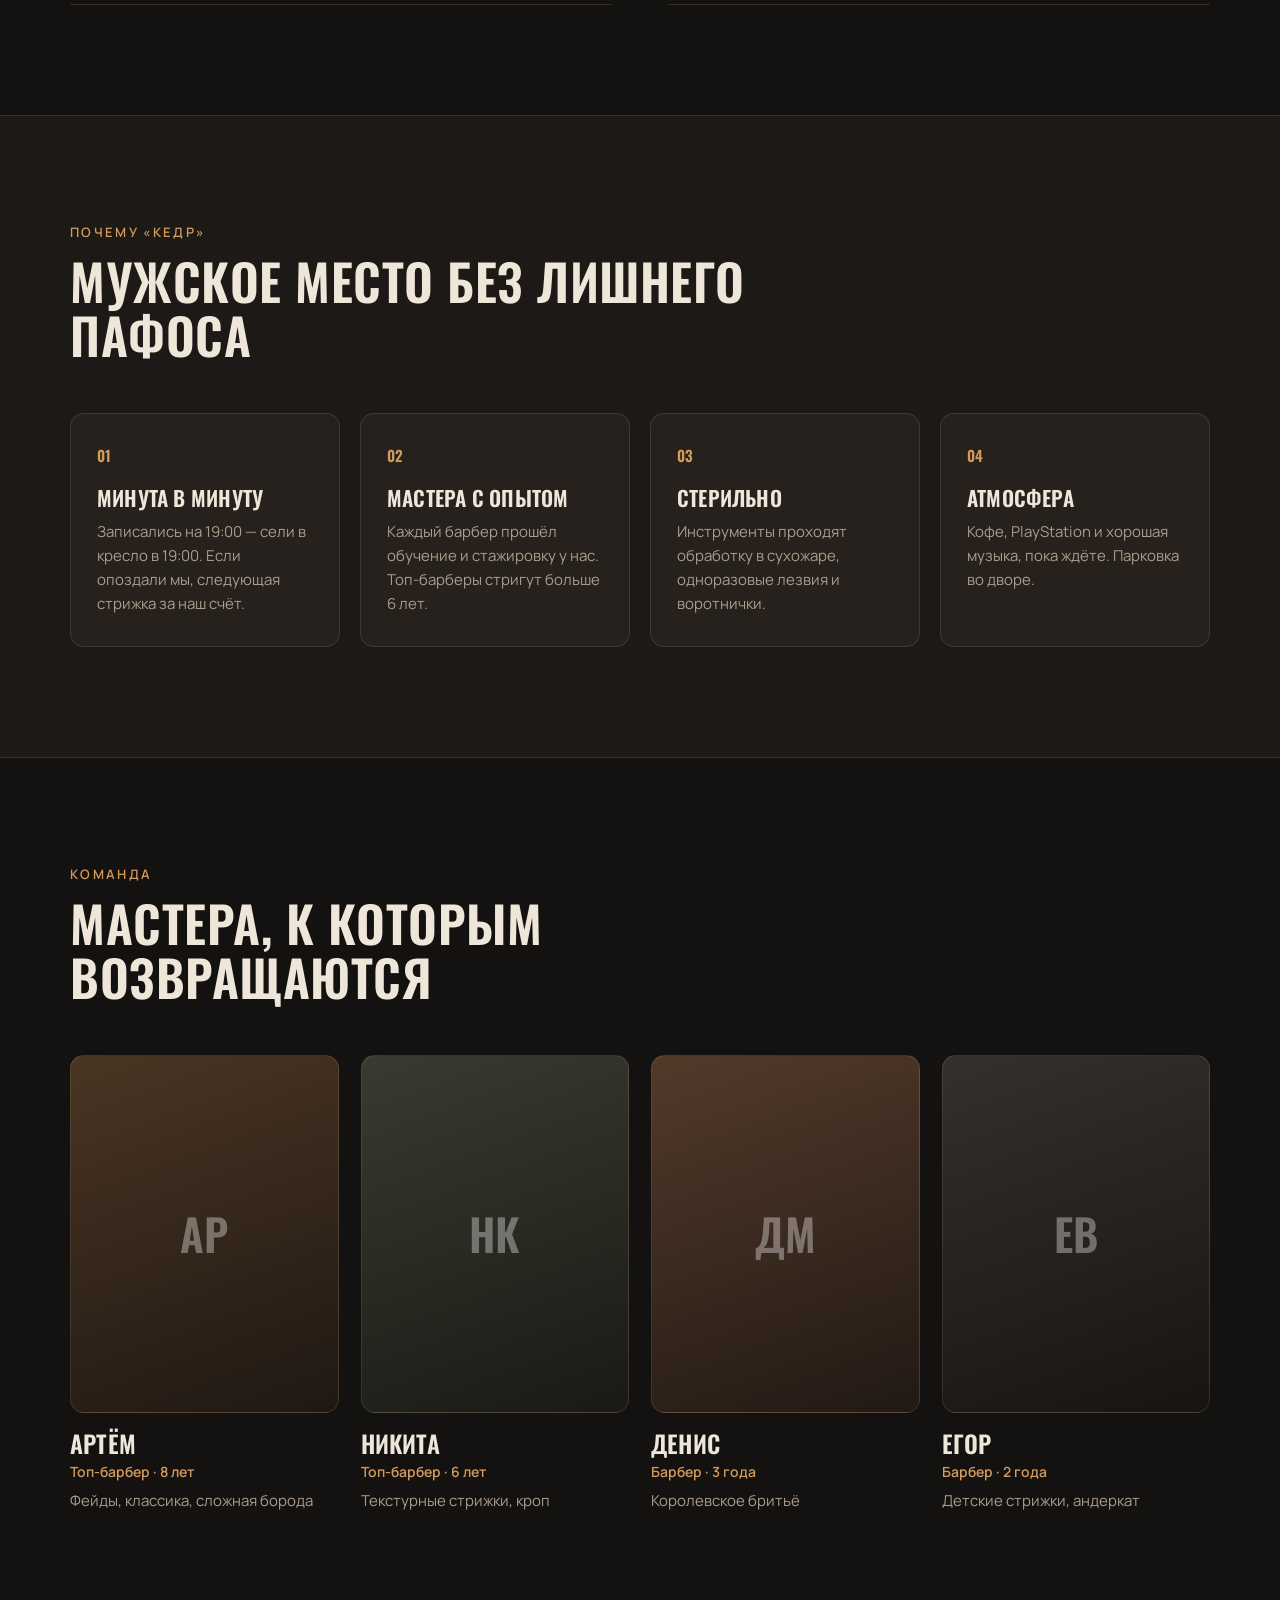
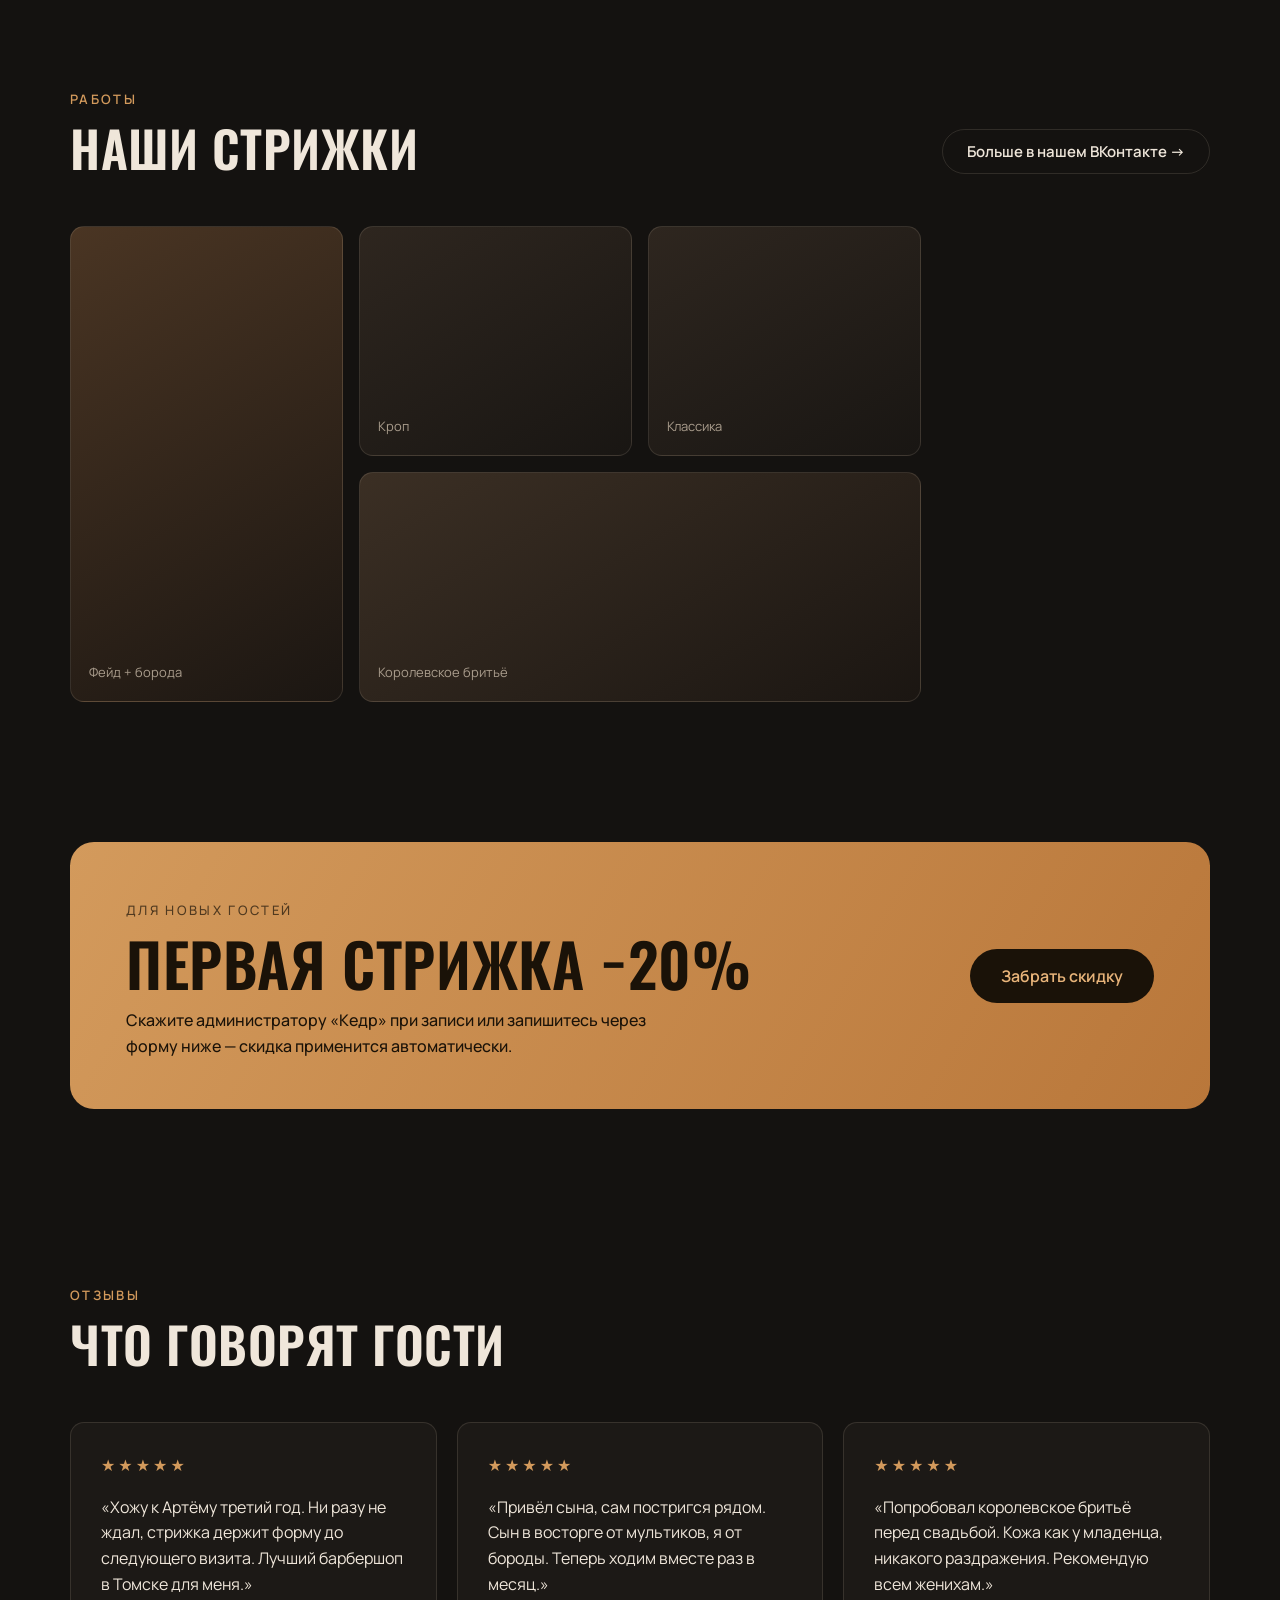
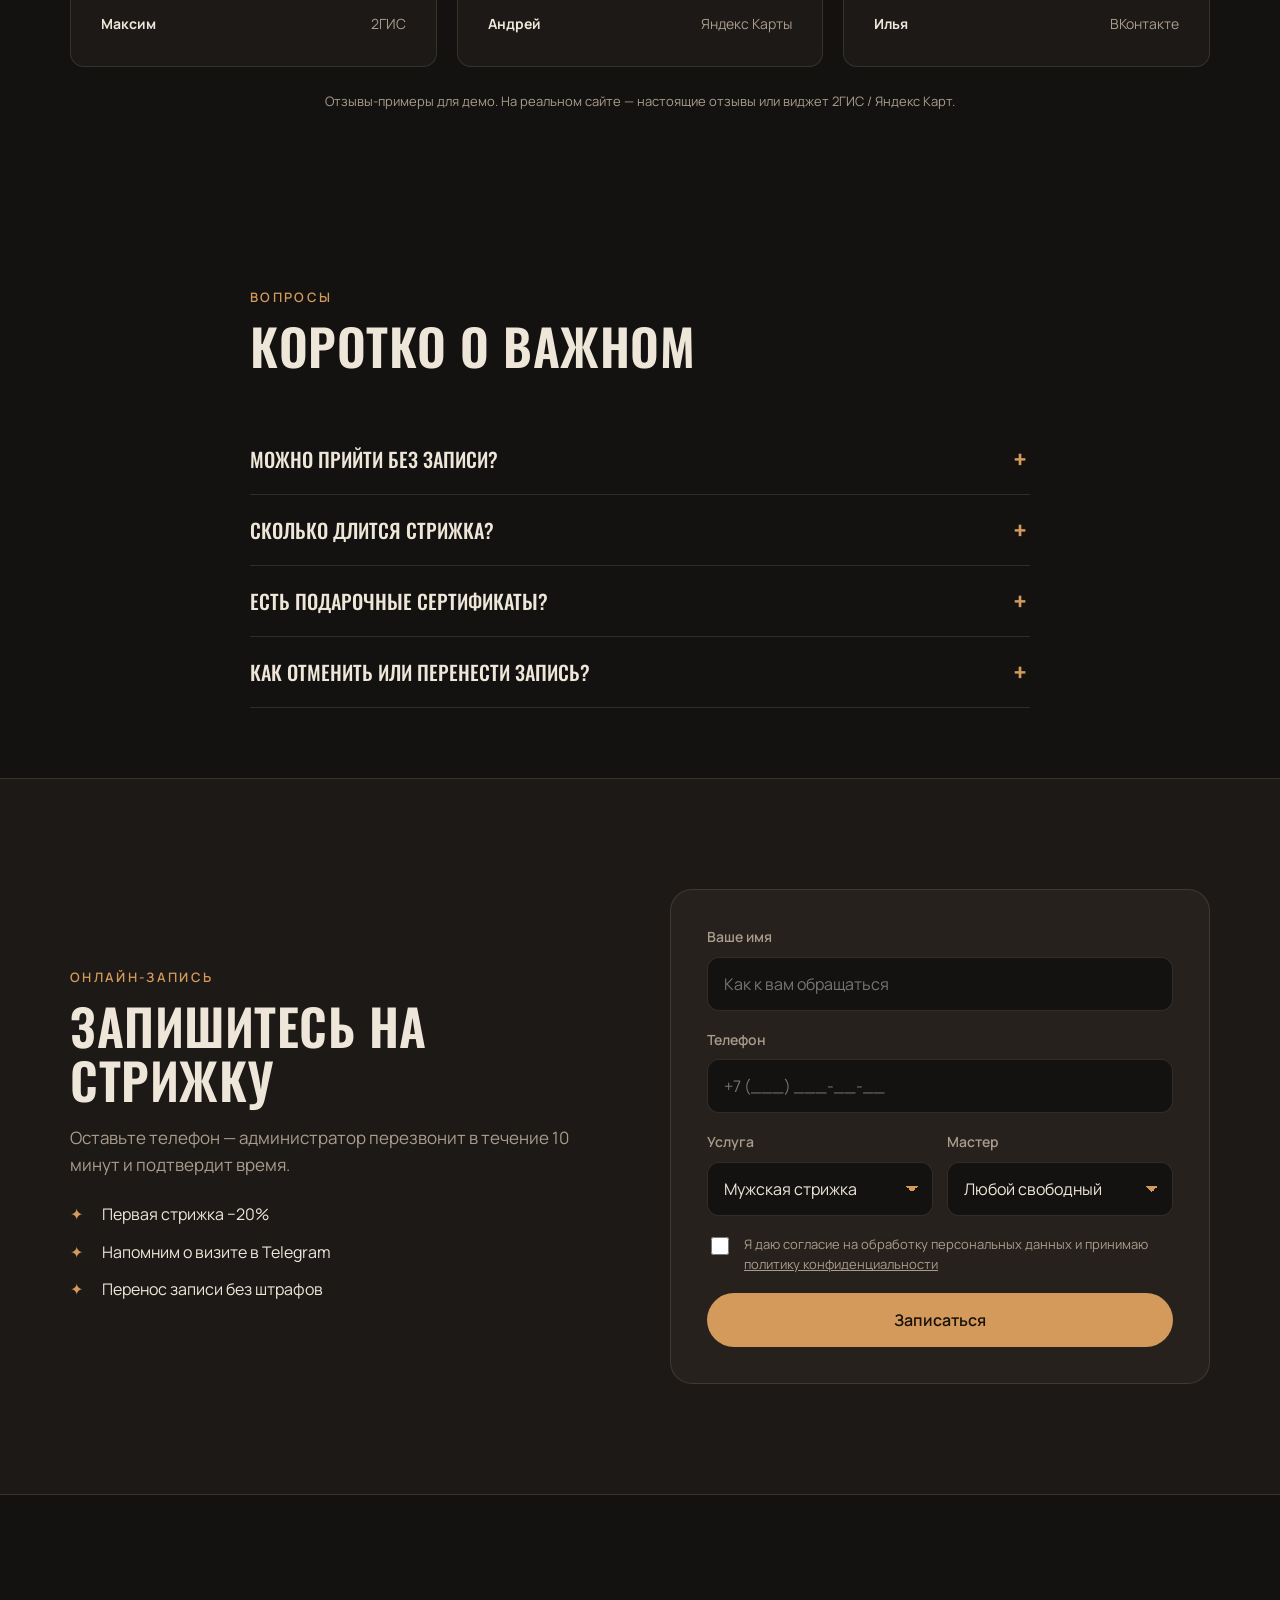
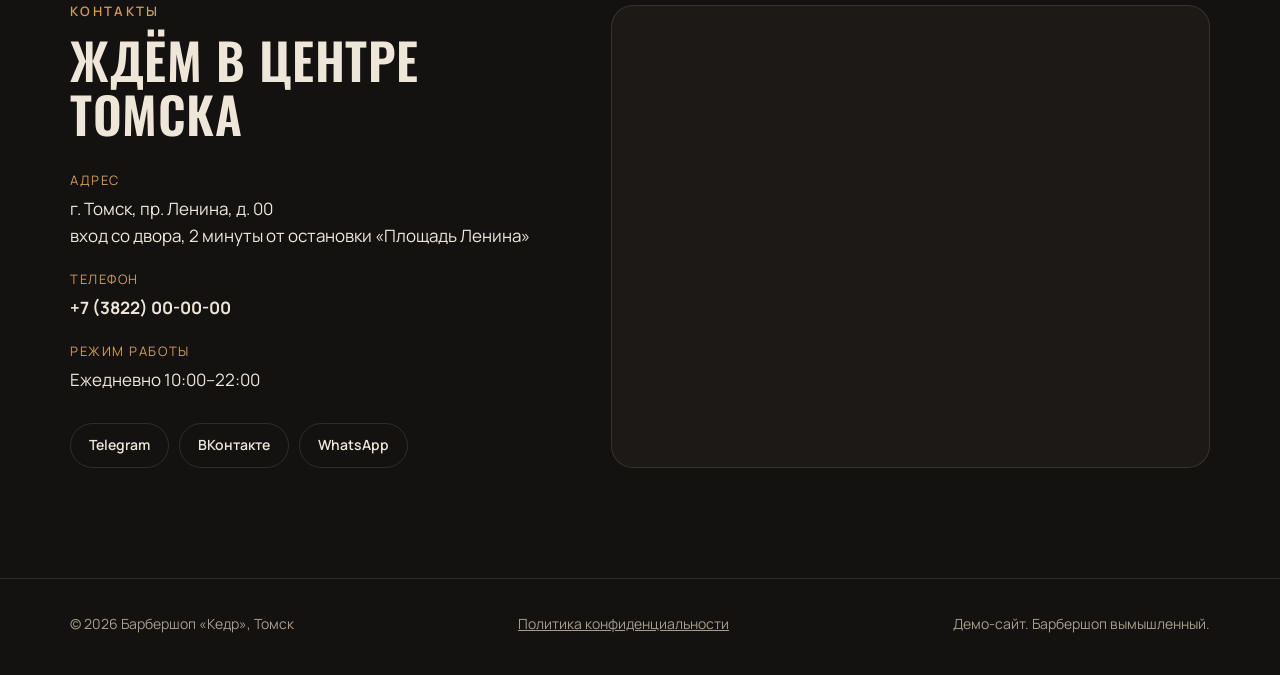
<file: barbershop/index.html>
<!doctype html>
<html lang="ru">
<head>
  <meta charset="utf-8">
  <meta name="viewport" content="width=device-width, initial-scale=1">

  <title>Барбершоп «Кедр» в Томске — мужские стрижки, борода, бритьё</title>
  <meta name="description" content="Барбершоп «Кедр» в центре Томска: мужские и детские стрижки, оформление бороды, королевское бритьё. Онлайн-запись, первая стрижка −20%.">

  <meta property="og:title" content="Барбершоп «Кедр» — Томск">
  <meta property="og:description" content="Стрижки и борода от мастеров. Первая стрижка −20%.">
  <meta property="og:type" content="website">

  <link rel="icon" href="data:image/svg+xml,%3Csvg xmlns='http://www.w3.org/2000/svg' viewBox='0 0 64 64'%3E%3Crect width='64' height='64' rx='14' fill='%23141210'/%3E%3Cpath d='M32 9 17 31h8L14 47h15v8h6v-8h15L39 31h8z' fill='%23d39a5c'/%3E%3C/svg%3E">

  <link rel="preconnect" href="https://fonts.googleapis.com">
  <link rel="preconnect" href="https://fonts.gstatic.com" crossorigin>
  <link href="https://fonts.googleapis.com/css2?family=Oswald:wght@400;500;600;700&family=Manrope:wght@400;500;600;700&display=swap" rel="stylesheet">
  <link rel="stylesheet" href="css/style.css">
</head>
<body data-phone="+7 (3822) 00-00-00">

  <header class="header" id="header">
    <div class="container header__inner">
      <a href="#top" class="logo" aria-label="Барбершоп Кедр — на главную">
        <svg class="logo__mark" viewBox="0 0 64 64" aria-hidden="true"><path d="M32 6 15 31h9L12 49h17v9h6v-9h17L40 31h9z" fill="currentColor"/></svg>
        <span class="logo__text">Кедр<small>barbershop · Томск</small></span>
      </a>

      <nav class="nav" id="nav" aria-label="Основное меню">
        <a href="#services">Услуги</a>
        <a href="#masters">Мастера</a>
        <a href="#works">Работы</a>
        <a href="#reviews">Отзывы</a>
        <a href="#contacts">Контакты</a>
        <a href="tel:+73822000000" class="nav__phone-mobile">+7 (3822) 00-00-00</a>
      </nav>

      <div class="header__actions">
        <a href="tel:+73822000000" class="header__phone">+7 (3822) 00-00-00<small>ежедневно 10:00–22:00</small></a>
        <a href="#booking" class="btn btn--primary btn--sm">Записаться</a>
        <button class="burger" id="burger" aria-label="Открыть меню" aria-expanded="false" aria-controls="nav">
          <span></span><span></span><span></span>
        </button>
      </div>
    </div>
  </header>

  <main id="top">

    <!-- ===================== ПЕРВЫЙ ЭКРАН ===================== -->
    <section class="hero">
      <div class="hero__bg" aria-hidden="true"></div>
      <div class="container hero__inner">
        <div class="hero__content">
          <p class="eyebrow">Барбершоп в центре Томска · с 2016 года</p>
          <h1>Стрижка, после которой <span class="hl">хочется в зеркало</span></h1>
          <p class="hero__lead">Мужские стрижки, борода и бритьё опасной бритвой. Без очередей: записывайтесь онлайн на удобное время, а кофе мы уже сварили.</p>

          <div class="hero__cta">
            <a href="#booking" class="btn btn--primary btn--lg">Записаться онлайн</a>
            <a href="#services" class="btn btn--ghost btn--lg">Цены</a>
          </div>

          <ul class="hero__facts">
            <li><strong>4,9★</strong><span>2ГИС и Яндекс Карты</span></li>
            <li><strong>40 000+</strong><span>стрижек сделано</span></li>
            <li><strong>−20%</strong><span>на первую стрижку</span></li>
          </ul>
        </div>

        <div class="hero__visual" aria-hidden="true">
          <div class="hero__photo">
            <span class="photo-note">Фото зала или мастера за работой</span>
          </div>
          <div class="hero__stamp">
            <svg viewBox="0 0 120 120">
              <defs><path id="circle" d="M60 60m-46 0a46 46 0 1 1 92 0a46 46 0 1 1-92 0"/></defs>
              <text><textPath href="#circle">КЕДР · BARBERSHOP · ТОМСК · СИБИРЬ ·</textPath></text>
            </svg>
            <span>70</span>
          </div>
        </div>
      </div>
    </section>

    <!-- ===================== БЕГУЩАЯ СТРОКА ===================== -->
    <div class="ticker" aria-hidden="true">
      <div class="ticker__track">
        <span>Стрижки</span><span>✦</span><span>Борода</span><span>✦</span><span>Бритьё</span><span>✦</span><span>Камуфляж седины</span><span>✦</span><span>Детские стрижки</span><span>✦</span><span>Подарочные сертификаты</span><span>✦</span>
        <span>Стрижки</span><span>✦</span><span>Борода</span><span>✦</span><span>Бритьё</span><span>✦</span><span>Камуфляж седины</span><span>✦</span><span>Детские стрижки</span><span>✦</span><span>Подарочные сертификаты</span><span>✦</span>
      </div>
    </div>

    <!-- ===================== УСЛУГИ ===================== -->
    <section class="section" id="services">
      <div class="container">
        <div class="section__head">
          <p class="kicker">Услуги и цены</p>
          <h2>Прайс без мелкого шрифта</h2>
          <p class="section__sub">Цена зависит от уровня мастера: барбер / топ-барбер. В стоимость входят мытьё головы, укладка и кофе.</p>
        </div>

        <div class="price" data-reveal>
          <div class="price__row">
            <div class="price__name"><h3>Мужская стрижка</h3><p>Консультация, мытьё, стрижка, укладка</p></div>
            <div class="price__dots" aria-hidden="true"></div>
            <div class="price__cost">1 400 / 1 800 ₽</div>
            <a href="#booking" class="price__book" data-pick="Мужская стрижка" aria-label="Записаться на мужскую стрижку">→</a>
          </div>
          <div class="price__row price__row--hit">
            <div class="price__name"><h3>Стрижка + борода <span class="tag">хит</span></h3><p>Полный образ за один визит, горячее полотенце</p></div>
            <div class="price__dots" aria-hidden="true"></div>
            <div class="price__cost">2 200 / 2 700 ₽</div>
            <a href="#booking" class="price__book" data-pick="Стрижка + борода" aria-label="Записаться на стрижку и бороду">→</a>
          </div>
          <div class="price__row">
            <div class="price__name"><h3>Оформление бороды</h3><p>Форма, контуры, уход маслом</p></div>
            <div class="price__dots" aria-hidden="true"></div>
            <div class="price__cost">1 000 / 1 300 ₽</div>
            <a href="#booking" class="price__book" data-pick="Оформление бороды" aria-label="Записаться на оформление бороды">→</a>
          </div>
          <div class="price__row">
            <div class="price__name"><h3>Королевское бритьё</h3><p>Опасная бритва, распаривание, уход после</p></div>
            <div class="price__dots" aria-hidden="true"></div>
            <div class="price__cost">1 300 / 1 600 ₽</div>
            <a href="#booking" class="price__book" data-pick="Королевское бритьё" aria-label="Записаться на бритьё">→</a>
          </div>
          <div class="price__row">
            <div class="price__name"><h3>Стрижка машинкой</h3><p>Одна насадка, окантовка</p></div>
            <div class="price__dots" aria-hidden="true"></div>
            <div class="price__cost">800 ₽</div>
            <a href="#booking" class="price__book" data-pick="Стрижка машинкой" aria-label="Записаться на стрижку машинкой">→</a>
          </div>
          <div class="price__row">
            <div class="price__name"><h3>Детская стрижка</h3><p>До 12 лет, мультики на планшете</p></div>
            <div class="price__dots" aria-hidden="true"></div>
            <div class="price__cost">1 000 ₽</div>
            <a href="#booking" class="price__book" data-pick="Детская стрижка" aria-label="Записаться на детскую стрижку">→</a>
          </div>
          <div class="price__row">
            <div class="price__name"><h3>Камуфляж седины</h3><p>Естественный тон, 10 минут</p></div>
            <div class="price__dots" aria-hidden="true"></div>
            <div class="price__cost">900 ₽</div>
            <a href="#booking" class="price__book" data-pick="Камуфляж седины" aria-label="Записаться на камуфляж седины">→</a>
          </div>
          <div class="price__row">
            <div class="price__name"><h3>Отец + сын</h3><p>Две стрижки в соседних креслах</p></div>
            <div class="price__dots" aria-hidden="true"></div>
            <div class="price__cost">2 100 ₽</div>
            <a href="#booking" class="price__book" data-pick="Отец + сын" aria-label="Записаться на услугу Отец и сын">→</a>
          </div>
        </div>
      </div>
    </section>

    <!-- ===================== ПОЧЕМУ МЫ ===================== -->
    <section class="section section--wood">
      <div class="container">
        <div class="section__head">
          <p class="kicker">Почему «Кедр»</p>
          <h2>Мужское место без лишнего пафоса</h2>
        </div>
        <div class="features" data-reveal>
          <div class="feature"><span class="feature__num">01</span><h3>Минута в минуту</h3><p>Записались на 19:00 — сели в кресло в 19:00. Если опоздали мы, следующая стрижка за наш счёт.</p></div>
          <div class="feature"><span class="feature__num">02</span><h3>Мастера с опытом</h3><p>Каждый барбер прошёл обучение и стажировку у нас. Топ-барберы стригут больше 6 лет.</p></div>
          <div class="feature"><span class="feature__num">03</span><h3>Стерильно</h3><p>Инструменты проходят обработку в сухожаре, одноразовые лезвия и воротнички.</p></div>
          <div class="feature"><span class="feature__num">04</span><h3>Атмосфера</h3><p>Кофе, PlayStation и хорошая музыка, пока ждёте. Парковка во дворе.</p></div>
        </div>
      </div>
    </section>

    <!-- ===================== МАСТЕРА ===================== -->
    <section class="section" id="masters">
      <div class="container">
        <div class="section__head">
          <p class="kicker">Команда</p>
          <h2>Мастера, к которым возвращаются</h2>
        </div>
        <div class="masters" data-reveal>
          <article class="master">
            <div class="master__photo master__photo--1"><span>АР</span></div>
            <h3>Артём</h3><p class="master__role">Топ-барбер · 8 лет</p><p>Фейды, классика, сложная борода</p>
          </article>
          <article class="master">
            <div class="master__photo master__photo--2"><span>НК</span></div>
            <h3>Никита</h3><p class="master__role">Топ-барбер · 6 лет</p><p>Текстурные стрижки, кроп</p>
          </article>
          <article class="master">
            <div class="master__photo master__photo--3"><span>ДМ</span></div>
            <h3>Денис</h3><p class="master__role">Барбер · 3 года</p><p>Королевское бритьё</p>
          </article>
          <article class="master">
            <div class="master__photo master__photo--4"><span>ЕВ</span></div>
            <h3>Егор</h3><p class="master__role">Барбер · 2 года</p><p>Детские стрижки, андеркат</p>
          </article>
        </div>
      </div>
    </section>

    <!-- ===================== РАБОТЫ ===================== -->
    <section class="section section--tight" id="works">
      <div class="container">
        <div class="section__head section__head--row">
          <div>
            <p class="kicker">Работы</p>
            <h2>Наши стрижки</h2>
          </div>
          <a href="#" class="btn btn--ghost">Больше в нашем ВКонтакте →</a>
        </div>
        <div class="works" data-reveal>
          <figure class="work work--tall"><span class="photo-note">Фейд + борода</span></figure>
          <figure class="work"><span class="photo-note">Кроп</span></figure>
          <figure class="work"><span class="photo-note">Классика</span></figure>
          <figure class="work work--wide"><span class="photo-note">Королевское бритьё</span></figure>
        </div>
      </div>
    </section>

    <!-- ===================== АКЦИЯ ===================== -->
    <section class="section section--tight">
      <div class="container">
        <div class="promo">
          <div>
            <p class="kicker">Для новых гостей</p>
            <h2>Первая стрижка −20%</h2>
            <p>Скажите администратору «Кедр» при записи или запишитесь через форму ниже — скидка применится автоматически.</p>
          </div>
          <a href="#booking" class="btn btn--primary btn--lg">Забрать скидку</a>
        </div>
      </div>
    </section>

    <!-- ===================== ОТЗЫВЫ ===================== -->
    <section class="section" id="reviews">
      <div class="container">
        <div class="section__head">
          <p class="kicker">Отзывы</p>
          <h2>Что говорят гости</h2>
        </div>
        <div class="reviews" data-reveal>
          <blockquote class="review">
            <div class="review__stars" aria-label="5 из 5">★★★★★</div>
            <p>«Хожу к Артёму третий год. Ни разу не ждал, стрижка держит форму до следующего визита. Лучший барбершоп в Томске для меня.»</p>
            <footer><strong>Максим</strong><span>2ГИС</span></footer>
          </blockquote>
          <blockquote class="review">
            <div class="review__stars" aria-label="5 из 5">★★★★★</div>
            <p>«Привёл сына, сам постригся рядом. Сын в восторге от мультиков, я от бороды. Теперь ходим вместе раз в месяц.»</p>
            <footer><strong>Андрей</strong><span>Яндекс Карты</span></footer>
          </blockquote>
          <blockquote class="review">
            <div class="review__stars" aria-label="5 из 5">★★★★★</div>
            <p>«Попробовал королевское бритьё перед свадьбой. Кожа как у младенца, никакого раздражения. Рекомендую всем женихам.»</p>
            <footer><strong>Илья</strong><span>ВКонтакте</span></footer>
          </blockquote>
        </div>
        <p class="demo-note">Отзывы-примеры для демо. На реальном сайте — настоящие отзывы или виджет 2ГИС / Яндекс Карт.</p>
      </div>
    </section>

    <!-- ===================== FAQ ===================== -->
    <section class="section section--tight" id="faq">
      <div class="container container--narrow">
        <div class="section__head">
          <p class="kicker">Вопросы</p>
          <h2>Коротко о важном</h2>
        </div>
        <div class="faq">
          <details class="faq__item"><summary>Можно прийти без записи?</summary><p>Можно, если есть свободный мастер. Но вечером и в выходные кресла заняты, поэтому надёжнее записаться — это 30 секунд.</p></details>
          <details class="faq__item"><summary>Сколько длится стрижка?</summary><p>Около 45–60 минут. Стрижка с бородой — до 1,5 часа.</p></details>
          <details class="faq__item"><summary>Есть подарочные сертификаты?</summary><p>Да, на любую сумму или услугу. Красивая открытка на кедровой бумаге — лучший подарок на 23 февраля и день рождения.</p></details>
          <details class="faq__item"><summary>Как отменить или перенести запись?</summary><p>Позвоните или напишите в Telegram хотя бы за 2 часа — перенесём без проблем.</p></details>
        </div>
      </div>
    </section>

    <!-- ===================== ЗАПИСЬ ===================== -->
    <section class="section section--booking" id="booking">
      <div class="container booking">
        <div class="booking__text">
          <p class="kicker">Онлайн-запись</p>
          <h2>Запишитесь на стрижку</h2>
          <p>Оставьте телефон — администратор перезвонит в течение 10 минут и подтвердит время.</p>
          <ul class="booking__list">
            <li>Первая стрижка −20%</li>
            <li>Напомним о визите в Telegram</li>
            <li>Перенос записи без штрафов</li>
          </ul>
        </div>

        <form class="form" id="booking-form" novalidate>
          <div class="form__field">
            <label for="name">Ваше имя</label>
            <input type="text" id="name" name="name" placeholder="Как к вам обращаться" autocomplete="name" required>
          </div>
          <div class="form__field">
            <label for="phone">Телефон</label>
            <input type="tel" id="phone" name="phone" placeholder="+7 (___) ___-__-__" autocomplete="tel" inputmode="tel" required>
          </div>
          <div class="form__row">
            <div class="form__field">
              <label for="service">Услуга</label>
              <select id="service" name="service" data-label="Услуга">
                <option>Мужская стрижка</option>
                <option>Стрижка + борода</option>
                <option>Оформление бороды</option>
                <option>Королевское бритьё</option>
                <option>Стрижка машинкой</option>
                <option>Детская стрижка</option>
                <option>Камуфляж седины</option>
                <option>Отец + сын</option>
              </select>
            </div>
            <div class="form__field">
              <label for="master">Мастер</label>
              <select id="master" name="master" data-label="Мастер">
                <option>Любой свободный</option>
                <option>Артём</option>
                <option>Никита</option>
                <option>Денис</option>
                <option>Егор</option>
              </select>
            </div>
          </div>

          <div class="form__trap" aria-hidden="true">
            <label for="website">Не заполняйте это поле</label>
            <input type="text" id="website" name="website" tabindex="-1" autocomplete="off">
          </div>

          <label class="form__consent">
            <input type="checkbox" name="consent" required>
            <span>Я даю согласие на обработку персональных данных и принимаю <a href="privacy.html" target="_blank">политику конфиденциальности</a></span>
          </label>

          <button type="submit" class="btn btn--primary btn--lg btn--block">Записаться</button>
          <p class="form__error" id="form-error" role="alert"></p>

          <div class="form__success" id="form-success" hidden>
            <div class="form__success-icon">✓</div>
            <h3>Заявка принята!</h3>
            <p>Администратор перезвонит в течение 10 минут.</p>
            <button type="button" class="btn btn--ghost btn--sm" id="form-again">Хорошо</button>
          </div>
        </form>
      </div>
    </section>

    <!-- ===================== КОНТАКТЫ ===================== -->
    <section class="section" id="contacts">
      <div class="container contacts">
        <div class="contacts__info">
          <p class="kicker">Контакты</p>
          <h2>Ждём в центре Томска</h2>
          <dl class="contacts__list">
            <div><dt>Адрес</dt><dd>г. Томск, пр. Ленина, д. 00<br>вход со двора, 2 минуты от остановки «Площадь Ленина»</dd></div>
            <div><dt>Телефон</dt><dd><a href="tel:+73822000000">+7 (3822) 00-00-00</a></dd></div>
            <div><dt>Режим работы</dt><dd>Ежедневно 10:00–22:00</dd></div>
          </dl>
          <div class="contacts__messengers">
            <a href="#" class="chip">Telegram</a>
            <a href="#" class="chip">ВКонтакте</a>
            <a href="#" class="chip">WhatsApp</a>
          </div>
        </div>
        <div class="contacts__map">
          <iframe src="https://yandex.ru/map-widget/v1/?ll=84.950996%2C56.484645&z=15&pt=84.950996%2C56.484645%2Cpm2orm" title="Карта проезда к барбершопу" loading="lazy" allowfullscreen></iframe>
        </div>
      </div>
    </section>
  </main>

  <footer class="footer">
    <div class="container footer__bottom">
      <p>© <span data-year>2026</span> Барбершоп «Кедр», Томск</p>
      <p><a href="privacy.html">Политика конфиденциальности</a></p>
      <p class="footer__demo">Демо-сайт. Барбершоп вымышленный.</p>
    </div>
  </footer>

  <a href="tel:+73822000000" class="call-fab" aria-label="Позвонить в барбершоп">
    <svg viewBox="0 0 24 24" aria-hidden="true"><path fill="currentColor" d="M6.6 10.8a15.1 15.1 0 0 0 6.6 6.6l2.2-2.2c.3-.3.7-.4 1-.2 1.1.4 2.3.6 3.6.6.6 0 1 .4 1 1V20c0 .6-.4 1-1 1A17 17 0 0 1 3 4c0-.6.4-1 1-1h3.5c.6 0 1 .4 1 1 0 1.3.2 2.5.6 3.6.1.3 0 .7-.2 1l-2.3 2.2z"/></svg>
  </a>

  <script src="js/main.js"></script>
</body>
</html>
</file>
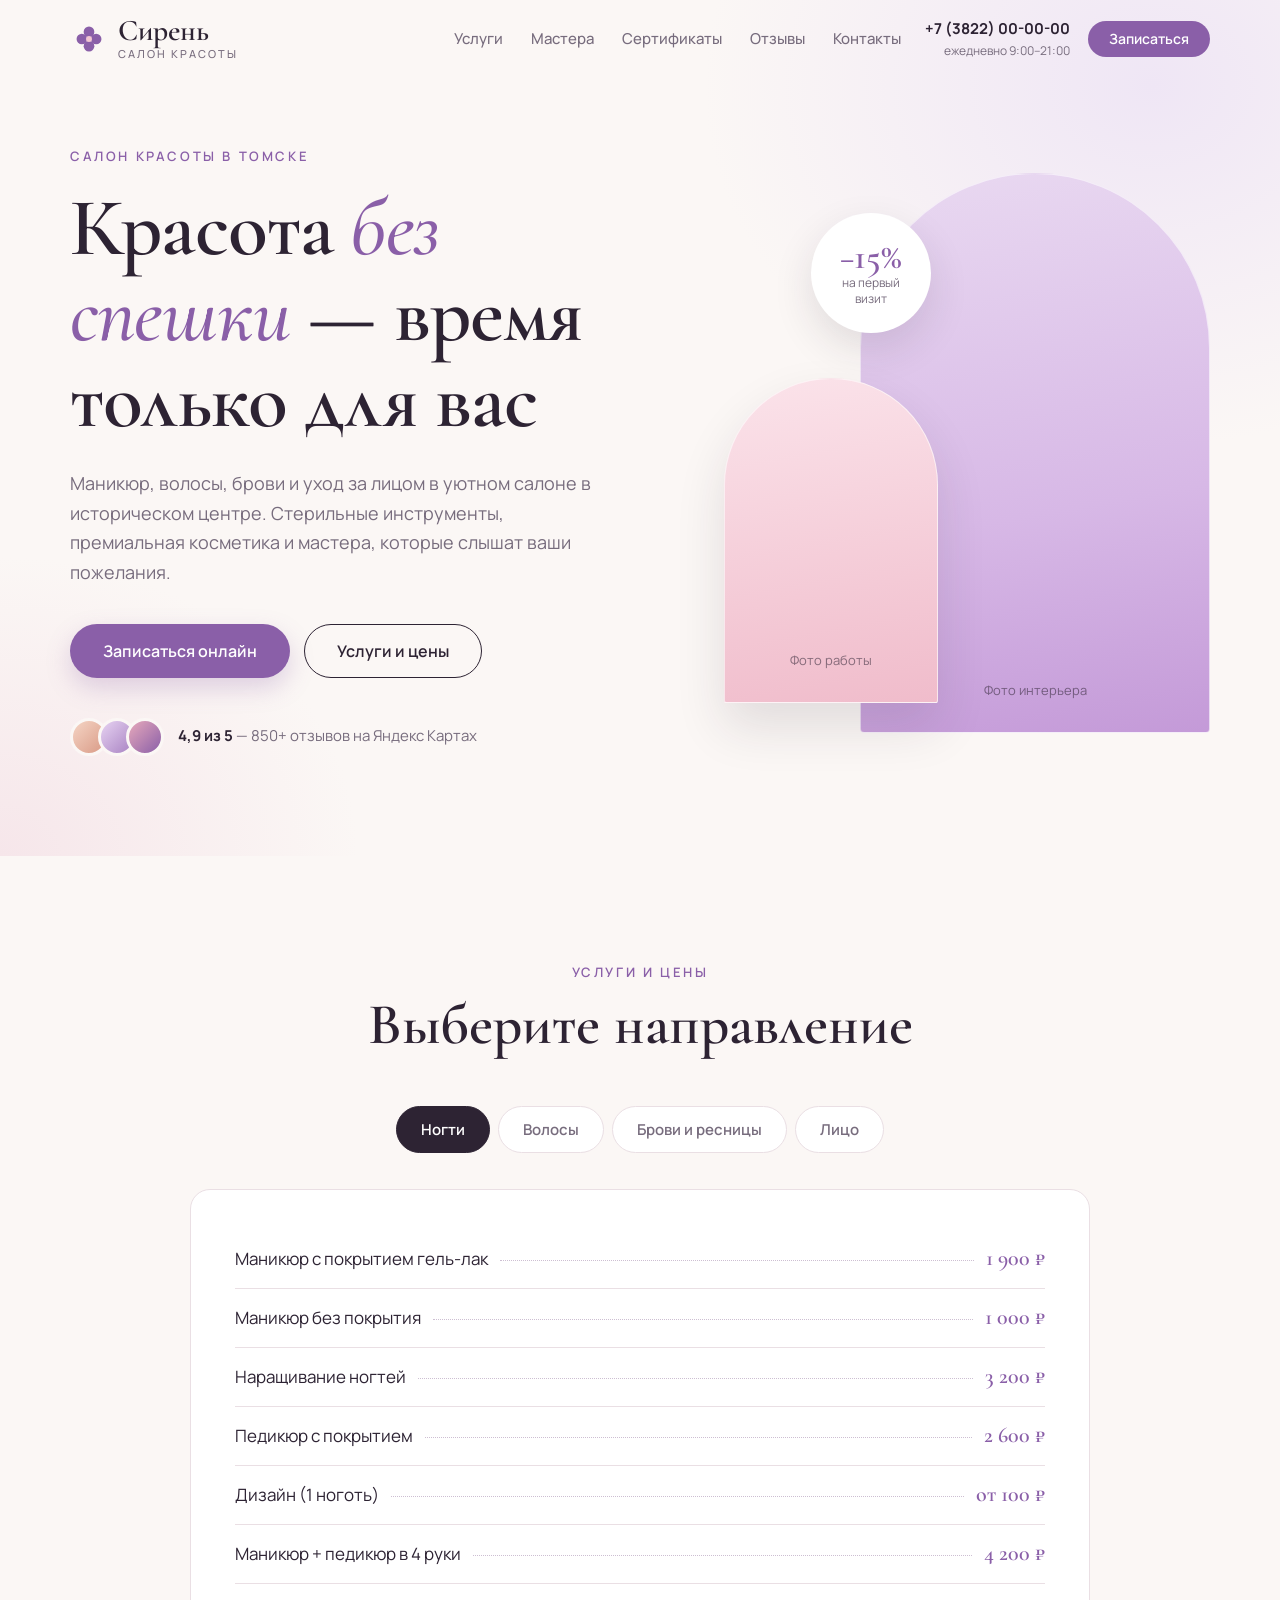
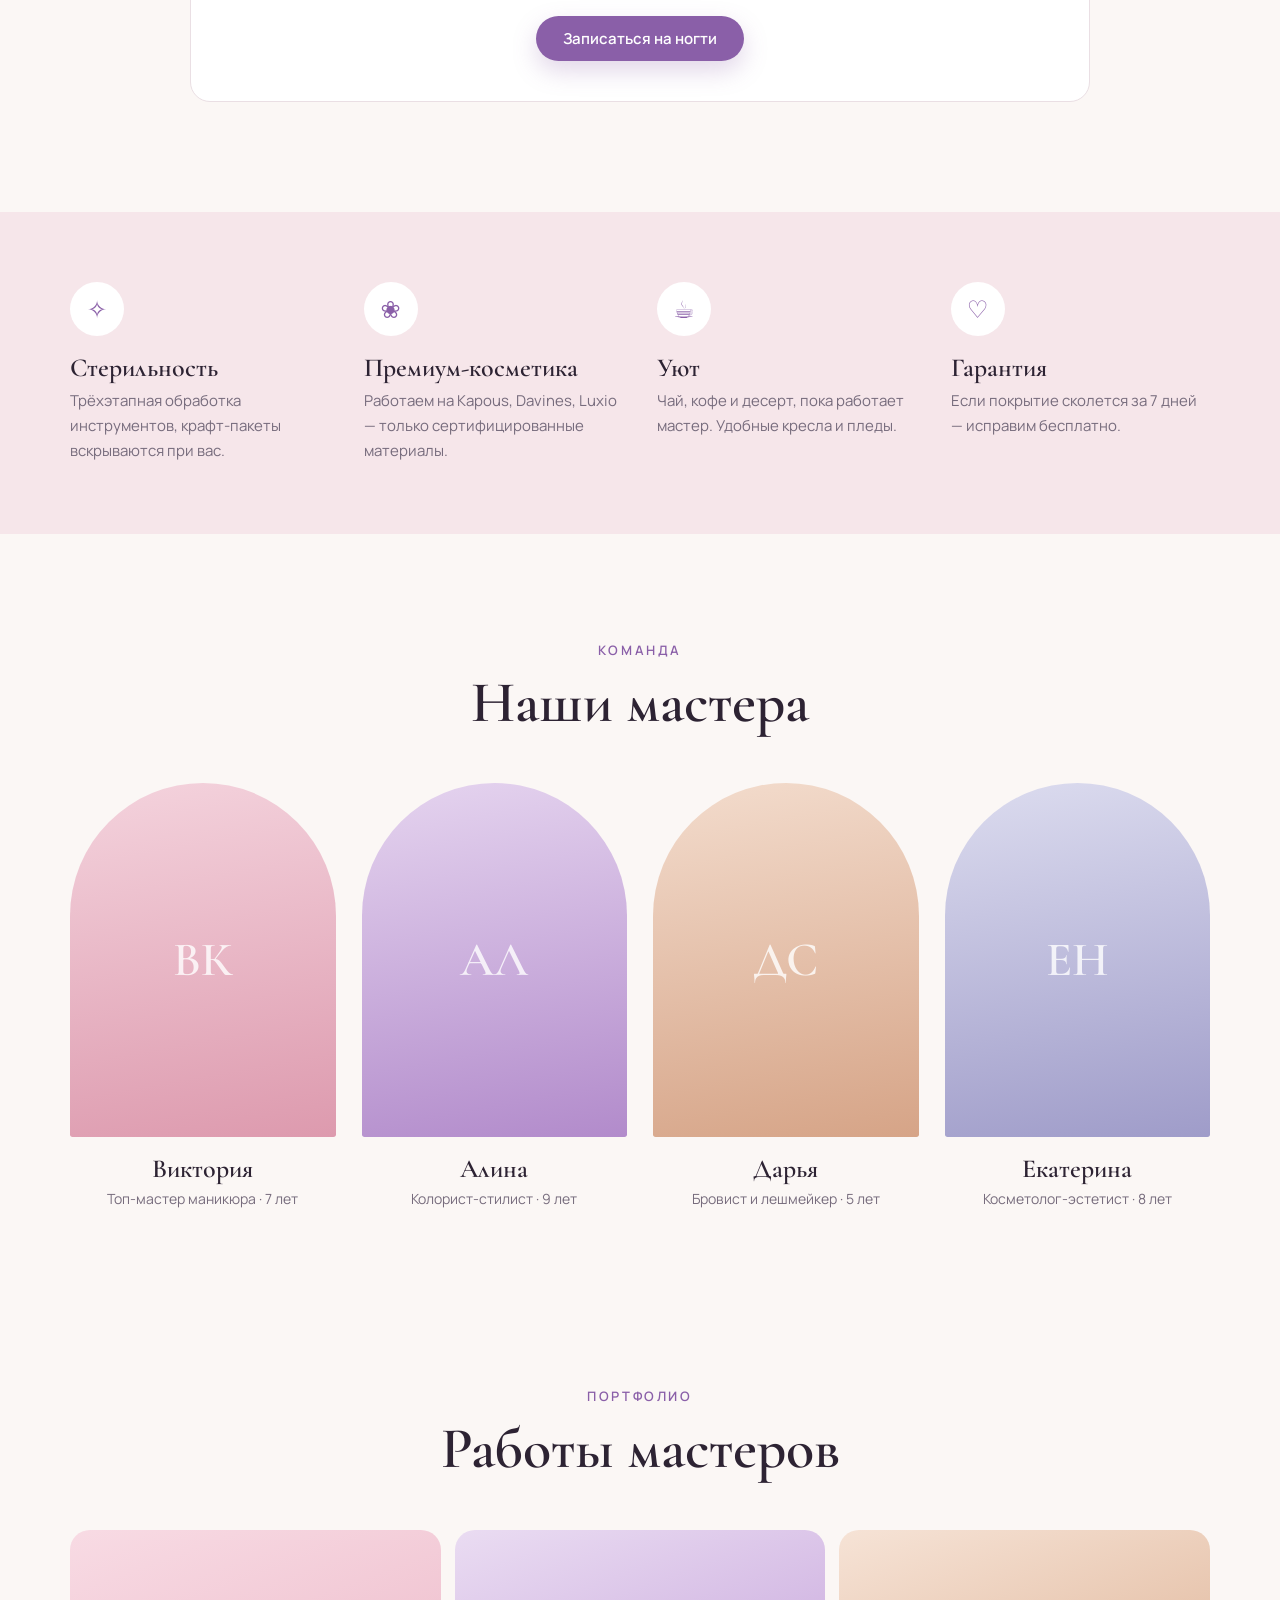
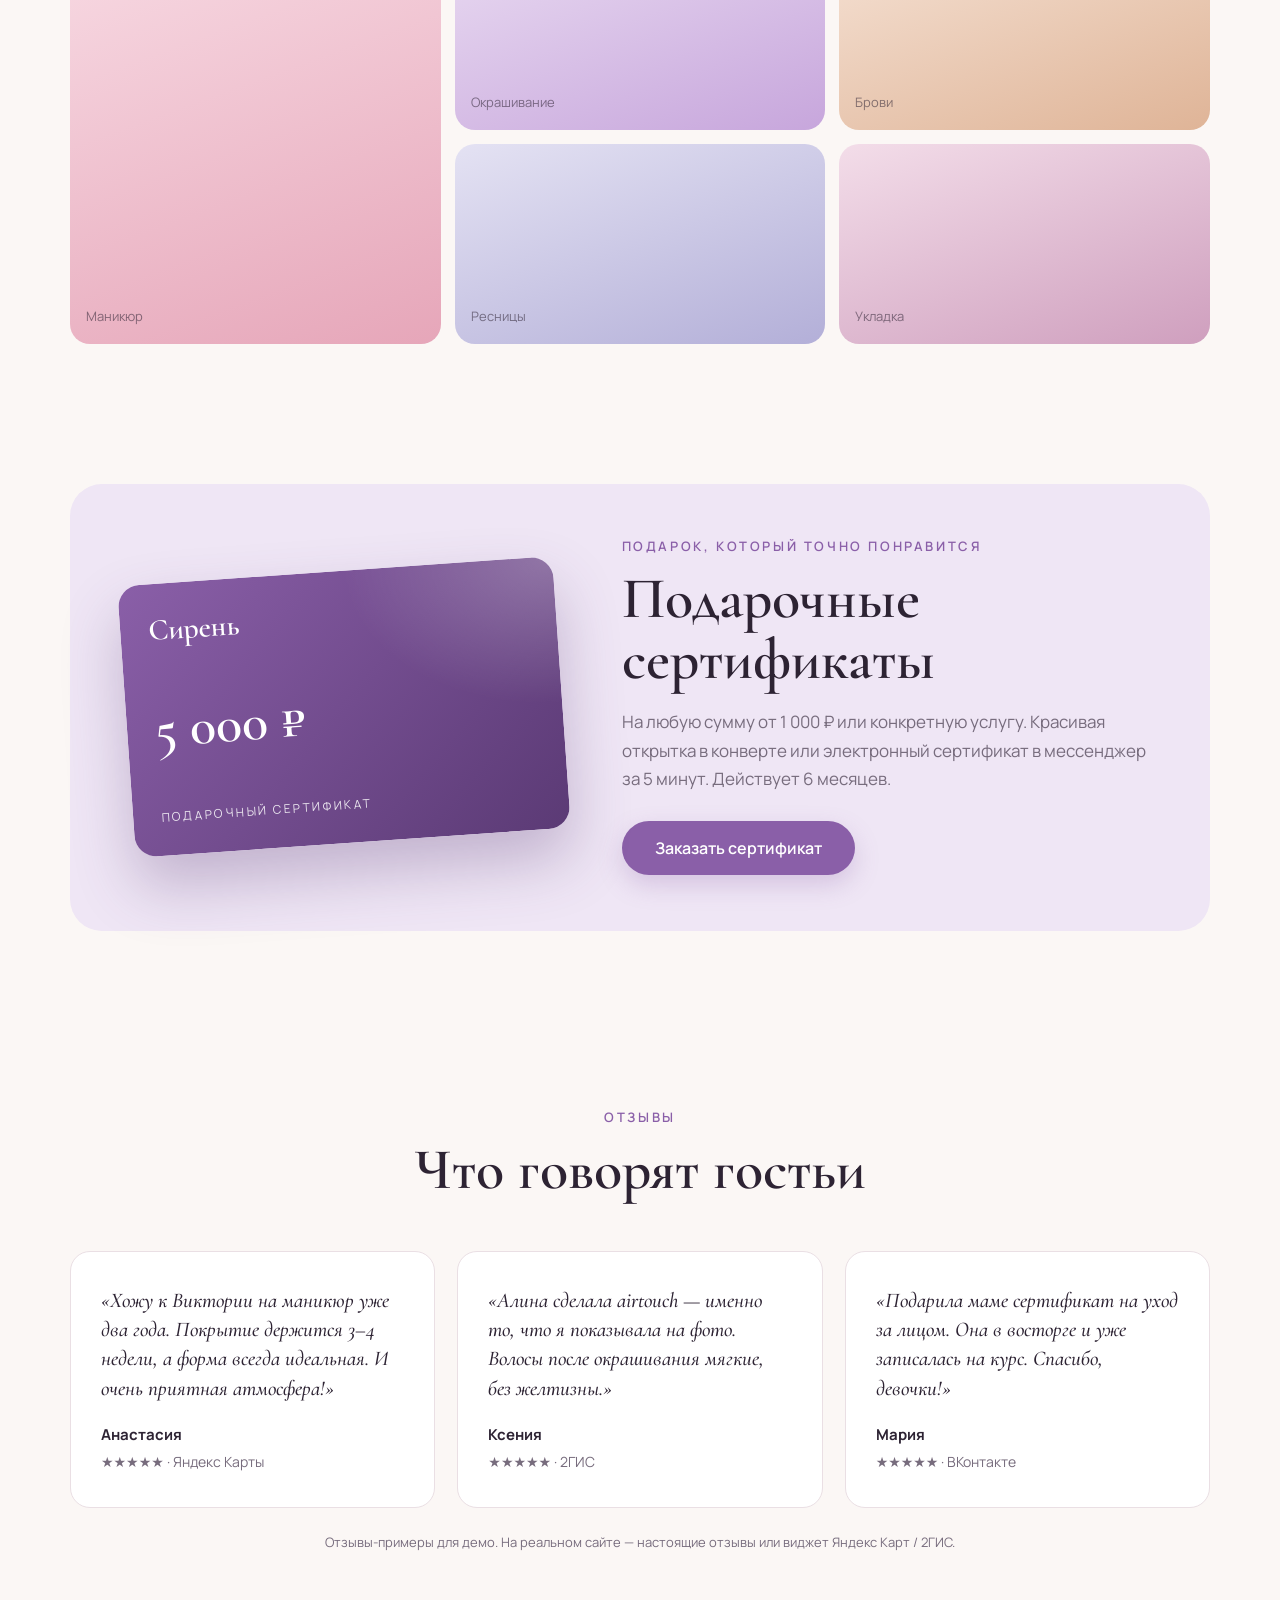
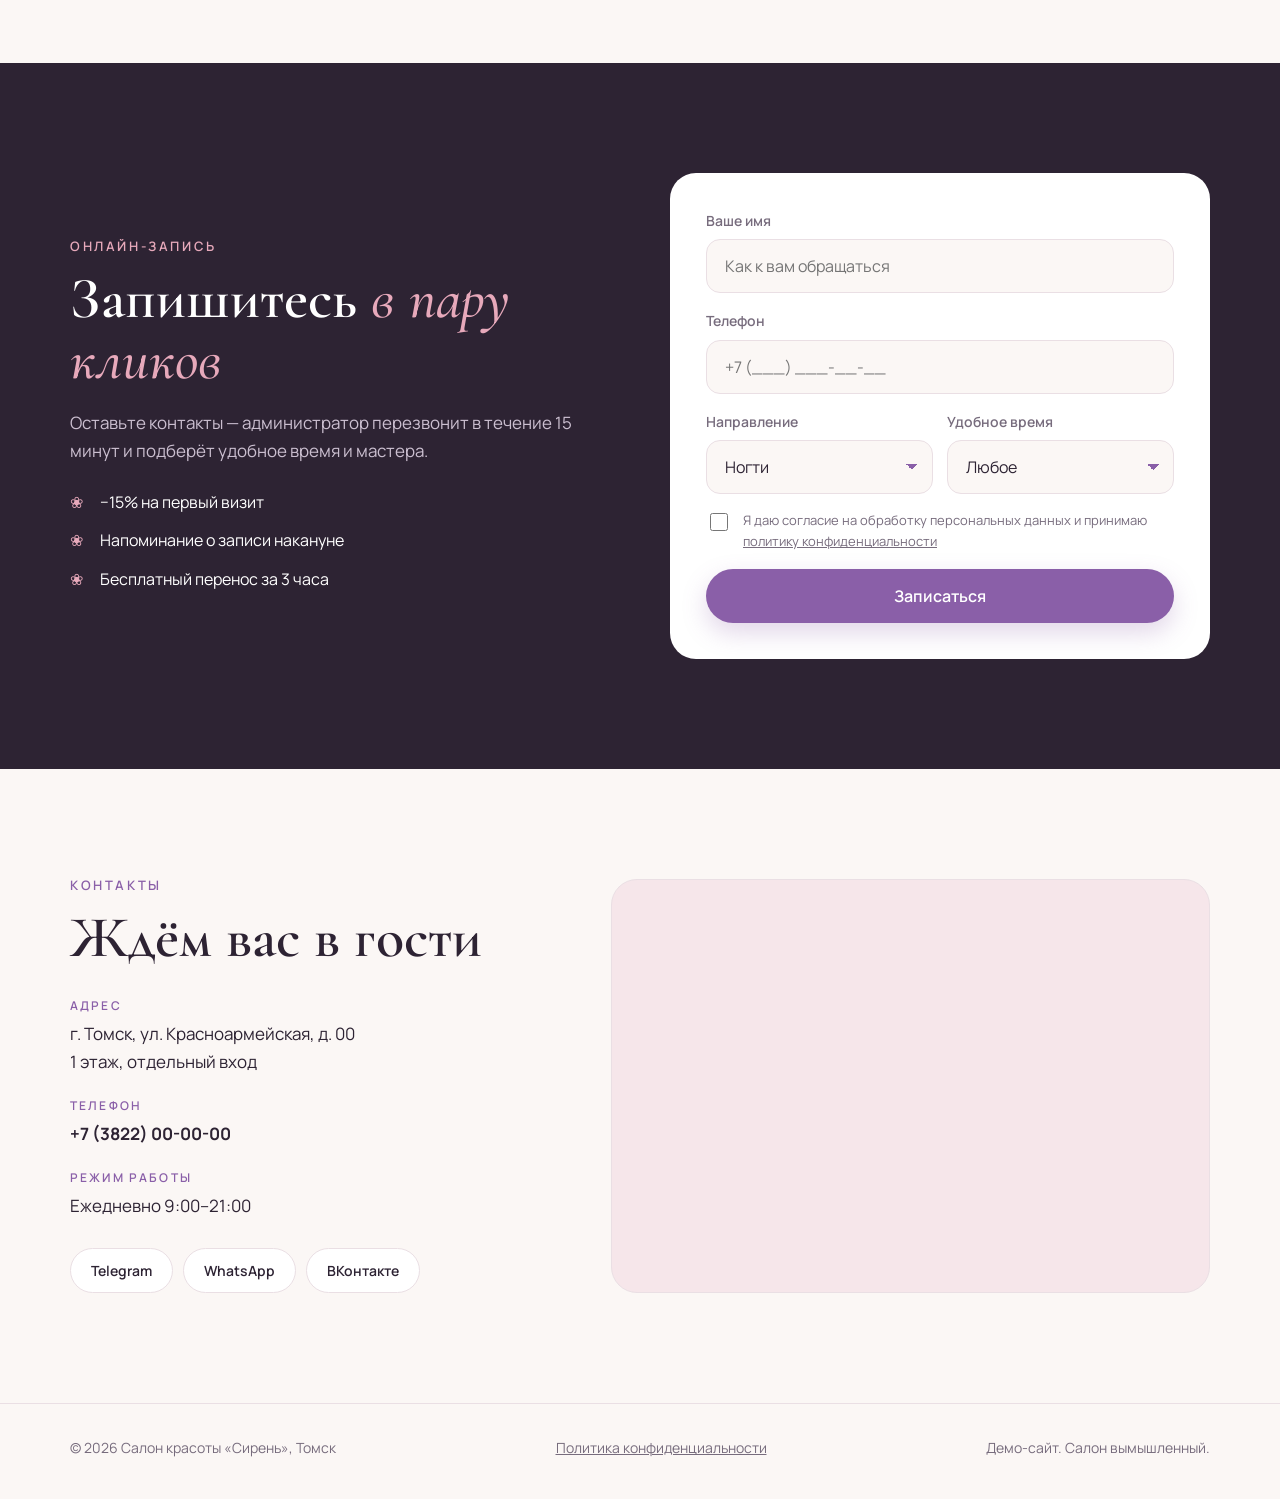
<file: beauty/index.html>
<!doctype html>
<html lang="ru">
<head>
  <meta charset="utf-8">
  <meta name="viewport" content="width=device-width, initial-scale=1">

  <title>Салон красоты «Сирень» в Томске — маникюр, волосы, брови, косметология</title>
  <meta name="description" content="Салон красоты «Сирень» в Томске: маникюр и педикюр, стрижки и окрашивание, брови и ресницы, уход за лицом. Онлайн-запись, подарочные сертификаты.">

  <meta property="og:title" content="Салон красоты «Сирень» — Томск">
  <meta property="og:description" content="Красота без спешки. Онлайн-запись и подарочные сертификаты.">
  <meta property="og:type" content="website">

  <link rel="icon" href="data:image/svg+xml,%3Csvg xmlns='http://www.w3.org/2000/svg' viewBox='0 0 64 64'%3E%3Crect width='64' height='64' rx='32' fill='%238a5fa8'/%3E%3Cg fill='%23fff'%3E%3Ccircle cx='32' cy='22' r='7'/%3E%3Ccircle cx='22' cy='32' r='7'/%3E%3Ccircle cx='42' cy='32' r='7'/%3E%3Ccircle cx='32' cy='42' r='7'/%3E%3C/g%3E%3Ccircle cx='32' cy='32' r='4' fill='%23f2c6d2'/%3E%3C/svg%3E">

  <link rel="preconnect" href="https://fonts.googleapis.com">
  <link rel="preconnect" href="https://fonts.gstatic.com" crossorigin>
  <link href="https://fonts.googleapis.com/css2?family=Cormorant+Garamond:ital,wght@0,500;0,600;1,500&family=Manrope:wght@400;500;600;700&display=swap" rel="stylesheet">
  <link rel="stylesheet" href="css/style.css">
</head>
<body data-phone="+7 (3822) 00-00-00">

  <header class="header" id="header">
    <div class="container header__inner">
      <a href="#top" class="logo" aria-label="Салон красоты Сирень — на главную">
        <svg class="logo__mark" viewBox="0 0 64 64" aria-hidden="true"><g fill="currentColor"><circle cx="32" cy="20" r="9"/><circle cx="20" cy="32" r="9"/><circle cx="44" cy="32" r="9"/><circle cx="32" cy="44" r="9"/></g><circle cx="32" cy="32" r="5" fill="#f2c6d2"/></svg>
        <span class="logo__text">Сирень<small>салон красоты</small></span>
      </a>

      <nav class="nav" id="nav" aria-label="Основное меню">
        <a href="#services">Услуги</a>
        <a href="#masters">Мастера</a>
        <a href="#gift">Сертификаты</a>
        <a href="#reviews">Отзывы</a>
        <a href="#contacts">Контакты</a>
        <a href="tel:+73822000000" class="nav__phone-mobile">+7 (3822) 00-00-00</a>
      </nav>

      <div class="header__actions">
        <a href="tel:+73822000000" class="header__phone">+7 (3822) 00-00-00<small>ежедневно 9:00–21:00</small></a>
        <a href="#booking" class="btn btn--primary btn--sm">Записаться</a>
        <button class="burger" id="burger" aria-label="Открыть меню" aria-expanded="false" aria-controls="nav">
          <span></span><span></span><span></span>
        </button>
      </div>
    </div>
  </header>

  <main id="top">

    <!-- ===================== ПЕРВЫЙ ЭКРАН ===================== -->
    <section class="hero">
      <div class="container hero__inner">
        <div class="hero__content">
          <p class="eyebrow">Салон красоты в Томске</p>
          <h1>Красота <em>без спешки</em> — время только для вас</h1>
          <p class="hero__lead">Маникюр, волосы, брови и уход за лицом в уютном салоне в историческом центре. Стерильные инструменты, премиальная косметика и мастера, которые слышат ваши пожелания.</p>
          <div class="hero__cta">
            <a href="#booking" class="btn btn--primary btn--lg">Записаться онлайн</a>
            <a href="#services" class="btn btn--ghost btn--lg">Услуги и цены</a>
          </div>
          <div class="hero__rating">
            <span class="hero__avatars" aria-hidden="true"><i></i><i></i><i></i></span>
            <p><strong>4,9 из 5</strong> — 850+ отзывов на Яндекс Картах</p>
          </div>
        </div>

        <div class="hero__visual" aria-hidden="true">
          <div class="hero__arch hero__arch--big"><span class="photo-note">Фото интерьера</span></div>
          <div class="hero__arch hero__arch--small"><span class="photo-note">Фото работы</span></div>
          <div class="hero__badge"><strong>−15%</strong><span>на первый визит</span></div>
        </div>
      </div>
    </section>

    <!-- ===================== УСЛУГИ (вкладки) ===================== -->
    <section class="section" id="services">
      <div class="container">
        <div class="section__head section__head--center">
          <p class="kicker">Услуги и цены</p>
          <h2>Выберите направление</h2>
        </div>

        <div class="tabs" data-tabs>
          <div class="tabs__list" role="tablist" aria-label="Направления услуг">
            <button role="tab" id="tab-nails" aria-controls="panel-nails" aria-selected="true">Ногти</button>
            <button role="tab" id="tab-hair" aria-controls="panel-hair" aria-selected="false" tabindex="-1">Волосы</button>
            <button role="tab" id="tab-brows" aria-controls="panel-brows" aria-selected="false" tabindex="-1">Брови и ресницы</button>
            <button role="tab" id="tab-face" aria-controls="panel-face" aria-selected="false" tabindex="-1">Лицо</button>
          </div>

          <div class="tabs__panel" role="tabpanel" id="panel-nails" aria-labelledby="tab-nails">
            <ul class="menu">
              <li><span>Маникюр с покрытием гель-лак</span><i></i><b>1 900 ₽</b></li>
              <li><span>Маникюр без покрытия</span><i></i><b>1 000 ₽</b></li>
              <li><span>Наращивание ногтей</span><i></i><b>3 200 ₽</b></li>
              <li><span>Педикюр с покрытием</span><i></i><b>2 600 ₽</b></li>
              <li><span>Дизайн (1 ноготь)</span><i></i><b>от 100 ₽</b></li>
              <li><span>Маникюр + педикюр в 4 руки</span><i></i><b>4 200 ₽</b></li>
            </ul>
            <a href="#booking" class="btn btn--primary" data-pick="Ногти">Записаться на ногти</a>
          </div>
          <div class="tabs__panel" role="tabpanel" id="panel-hair" aria-labelledby="tab-hair" hidden>
            <ul class="menu">
              <li><span>Женская стрижка</span><i></i><b>от 1 800 ₽</b></li>
              <li><span>Окрашивание в один тон</span><i></i><b>от 3 500 ₽</b></li>
              <li><span>Сложное окрашивание (airtouch, шатуш)</span><i></i><b>от 7 500 ₽</b></li>
              <li><span>Укладка</span><i></i><b>от 1 500 ₽</b></li>
              <li><span>Уход-восстановление</span><i></i><b>от 2 500 ₽</b></li>
              <li><span>Вечерняя причёска</span><i></i><b>от 3 000 ₽</b></li>
            </ul>
            <a href="#booking" class="btn btn--primary" data-pick="Волосы">Записаться на волосы</a>
          </div>
          <div class="tabs__panel" role="tabpanel" id="panel-brows" aria-labelledby="tab-brows" hidden>
            <ul class="menu">
              <li><span>Коррекция и окрашивание бровей</span><i></i><b>1 300 ₽</b></li>
              <li><span>Долговременная укладка бровей</span><i></i><b>2 200 ₽</b></li>
              <li><span>Ламинирование ресниц</span><i></i><b>2 400 ₽</b></li>
              <li><span>Наращивание ресниц (классика)</span><i></i><b>2 600 ₽</b></li>
              <li><span>Наращивание ресниц (2D–3D)</span><i></i><b>3 100 ₽</b></li>
            </ul>
            <a href="#booking" class="btn btn--primary" data-pick="Брови и ресницы">Записаться на брови</a>
          </div>
          <div class="tabs__panel" role="tabpanel" id="panel-face" aria-labelledby="tab-face" hidden>
            <ul class="menu">
              <li><span>Комбинированная чистка лица</span><i></i><b>3 500 ₽</b></li>
              <li><span>Пилинг</span><i></i><b>от 2 800 ₽</b></li>
              <li><span>Уходовая процедура по типу кожи</span><i></i><b>3 200 ₽</b></li>
              <li><span>Массаж лица</span><i></i><b>2 000 ₽</b></li>
            </ul>
            <a href="#booking" class="btn btn--primary" data-pick="Лицо">Записаться на уход</a>
          </div>
        </div>
      </div>
    </section>

    <!-- ===================== ПРЕИМУЩЕСТВА ===================== -->
    <section class="section section--blush">
      <div class="container">
        <div class="features" data-reveal>
          <div class="feature"><span class="feature__icon">✧</span><h3>Стерильность</h3><p>Трёхэтапная обработка инструментов, крафт-пакеты вскрываются при вас.</p></div>
          <div class="feature"><span class="feature__icon">❀</span><h3>Премиум-косметика</h3><p>Работаем на Kapous, Davines, Luxio — только сертифицированные материалы.</p></div>
          <div class="feature"><span class="feature__icon">☕</span><h3>Уют</h3><p>Чай, кофе и десерт, пока работает мастер. Удобные кресла и пледы.</p></div>
          <div class="feature"><span class="feature__icon">♡</span><h3>Гарантия</h3><p>Если покрытие сколется за 7 дней — исправим бесплатно.</p></div>
        </div>
      </div>
    </section>

    <!-- ===================== МАСТЕРА ===================== -->
    <section class="section" id="masters">
      <div class="container">
        <div class="section__head section__head--center">
          <p class="kicker">Команда</p>
          <h2>Наши мастера</h2>
        </div>
        <div class="masters" data-reveal>
          <article class="master"><div class="master__photo master__photo--1"><span>ВК</span></div><h3>Виктория</h3><p>Топ-мастер маникюра · 7 лет</p></article>
          <article class="master"><div class="master__photo master__photo--2"><span>АЛ</span></div><h3>Алина</h3><p>Колорист-стилист · 9 лет</p></article>
          <article class="master"><div class="master__photo master__photo--3"><span>ДС</span></div><h3>Дарья</h3><p>Бровист и лешмейкер · 5 лет</p></article>
          <article class="master"><div class="master__photo master__photo--4"><span>ЕН</span></div><h3>Екатерина</h3><p>Косметолог-эстетист · 8 лет</p></article>
        </div>
      </div>
    </section>

    <!-- ===================== РАБОТЫ ===================== -->
    <section class="section section--tight">
      <div class="container">
        <div class="section__head section__head--center">
          <p class="kicker">Портфолио</p>
          <h2>Работы мастеров</h2>
        </div>
        <div class="gallery" data-reveal>
          <figure class="shot shot--1"><span class="photo-note">Маникюр</span></figure>
          <figure class="shot shot--2"><span class="photo-note">Окрашивание</span></figure>
          <figure class="shot shot--3"><span class="photo-note">Брови</span></figure>
          <figure class="shot shot--4"><span class="photo-note">Ресницы</span></figure>
          <figure class="shot shot--5"><span class="photo-note">Укладка</span></figure>
        </div>
      </div>
    </section>

    <!-- ===================== СЕРТИФИКАТЫ ===================== -->
    <section class="section section--tight" id="gift">
      <div class="container">
        <div class="gift">
          <div class="gift__card" aria-hidden="true">
            <span class="gift__logo">Сирень</span>
            <span class="gift__sum">5 000 ₽</span>
            <span class="gift__label">подарочный сертификат</span>
          </div>
          <div class="gift__text">
            <p class="kicker">Подарок, который точно понравится</p>
            <h2>Подарочные сертификаты</h2>
            <p>На любую сумму от 1 000 ₽ или конкретную услугу. Красивая открытка в конверте или электронный сертификат в мессенджер за 5 минут. Действует 6 месяцев.</p>
            <a href="#booking" class="btn btn--primary btn--lg" data-pick="Подарочный сертификат">Заказать сертификат</a>
          </div>
        </div>
      </div>
    </section>

    <!-- ===================== ОТЗЫВЫ ===================== -->
    <section class="section" id="reviews">
      <div class="container">
        <div class="section__head section__head--center">
          <p class="kicker">Отзывы</p>
          <h2>Что говорят гостьи</h2>
        </div>
        <div class="reviews" data-reveal>
          <blockquote class="review"><p>«Хожу к Виктории на маникюр уже два года. Покрытие держится 3–4 недели, а форма всегда идеальная. И очень приятная атмосфера!»</p><footer><strong>Анастасия</strong><span>★★★★★ · Яндекс Карты</span></footer></blockquote>
          <blockquote class="review"><p>«Алина сделала airtouch — именно то, что я показывала на фото. Волосы после окрашивания мягкие, без желтизны.»</p><footer><strong>Ксения</strong><span>★★★★★ · 2ГИС</span></footer></blockquote>
          <blockquote class="review"><p>«Подарила маме сертификат на уход за лицом. Она в восторге и уже записалась на курс. Спасибо, девочки!»</p><footer><strong>Мария</strong><span>★★★★★ · ВКонтакте</span></footer></blockquote>
        </div>
        <p class="demo-note">Отзывы-примеры для демо. На реальном сайте — настоящие отзывы или виджет Яндекс Карт / 2ГИС.</p>
      </div>
    </section>

    <!-- ===================== ЗАПИСЬ ===================== -->
    <section class="section section--booking" id="booking">
      <div class="container booking">
        <div class="booking__text">
          <p class="kicker">Онлайн-запись</p>
          <h2>Запишитесь <em>в пару кликов</em></h2>
          <p>Оставьте контакты — администратор перезвонит в течение 15 минут и подберёт удобное время и мастера.</p>
          <ul class="booking__list">
            <li>−15% на первый визит</li>
            <li>Напоминание о записи накануне</li>
            <li>Бесплатный перенос за 3 часа</li>
          </ul>
        </div>

        <form class="form" id="booking-form" novalidate>
          <div class="form__field">
            <label for="name">Ваше имя</label>
            <input type="text" id="name" name="name" placeholder="Как к вам обращаться" autocomplete="name" required>
          </div>
          <div class="form__field">
            <label for="phone">Телефон</label>
            <input type="tel" id="phone" name="phone" placeholder="+7 (___) ___-__-__" autocomplete="tel" inputmode="tel" required>
          </div>
          <div class="form__row">
            <div class="form__field">
              <label for="service">Направление</label>
              <select id="service" name="service" data-label="Услуга">
                <option>Ногти</option>
                <option>Волосы</option>
                <option>Брови и ресницы</option>
                <option>Лицо</option>
                <option>Подарочный сертификат</option>
              </select>
            </div>
            <div class="form__field">
              <label for="time">Удобное время</label>
              <select id="time" name="time" data-label="Время">
                <option>Любое</option>
                <option>Утро (9–12)</option>
                <option>День (12–17)</option>
                <option>Вечер (17–21)</option>
              </select>
            </div>
          </div>

          <div class="form__trap" aria-hidden="true">
            <label for="website">Не заполняйте это поле</label>
            <input type="text" id="website" name="website" tabindex="-1" autocomplete="off">
          </div>

          <label class="form__consent">
            <input type="checkbox" name="consent" required>
            <span>Я даю согласие на обработку персональных данных и принимаю <a href="privacy.html" target="_blank">политику конфиденциальности</a></span>
          </label>

          <button type="submit" class="btn btn--primary btn--lg btn--block">Записаться</button>
          <p class="form__error" id="form-error" role="alert"></p>

          <div class="form__success" id="form-success" hidden>
            <div class="form__success-icon">✓</div>
            <h3>Спасибо!</h3>
            <p>Администратор перезвонит вам в течение 15 минут.</p>
            <button type="button" class="btn btn--ghost btn--sm" id="form-again">Хорошо</button>
          </div>
        </form>
      </div>
    </section>

    <!-- ===================== КОНТАКТЫ ===================== -->
    <section class="section" id="contacts">
      <div class="container contacts">
        <div class="contacts__info">
          <p class="kicker">Контакты</p>
          <h2>Ждём вас в гости</h2>
          <dl class="contacts__list">
            <div><dt>Адрес</dt><dd>г. Томск, ул. Красноармейская, д. 00<br>1 этаж, отдельный вход</dd></div>
            <div><dt>Телефон</dt><dd><a href="tel:+73822000000">+7 (3822) 00-00-00</a></dd></div>
            <div><dt>Режим работы</dt><dd>Ежедневно 9:00–21:00</dd></div>
          </dl>
          <div class="contacts__messengers">
            <a href="#" class="chip">Telegram</a>
            <a href="#" class="chip">WhatsApp</a>
            <a href="#" class="chip">ВКонтакте</a>
          </div>
        </div>
        <div class="contacts__map">
          <iframe src="https://yandex.ru/map-widget/v1/?ll=84.959637%2C56.469774&z=15&pt=84.959637%2C56.469774%2Cpm2vvm" title="Карта проезда к салону" loading="lazy" allowfullscreen></iframe>
        </div>
      </div>
    </section>
  </main>

  <footer class="footer">
    <div class="container footer__bottom">
      <p>© <span data-year>2026</span> Салон красоты «Сирень», Томск</p>
      <p><a href="privacy.html">Политика конфиденциальности</a></p>
      <p class="footer__demo">Демо-сайт. Салон вымышленный.</p>
    </div>
  </footer>

  <a href="tel:+73822000000" class="call-fab" aria-label="Позвонить в салон">
    <svg viewBox="0 0 24 24" aria-hidden="true"><path fill="currentColor" d="M6.6 10.8a15.1 15.1 0 0 0 6.6 6.6l2.2-2.2c.3-.3.7-.4 1-.2 1.1.4 2.3.6 3.6.6.6 0 1 .4 1 1V20c0 .6-.4 1-1 1A17 17 0 0 1 3 4c0-.6.4-1 1-1h3.5c.6 0 1 .4 1 1 0 1.3.2 2.5.6 3.6.1.3 0 .7-.2 1l-2.3 2.2z"/></svg>
  </a>

  <script src="js/main.js"></script>
</body>
</html>
</file>
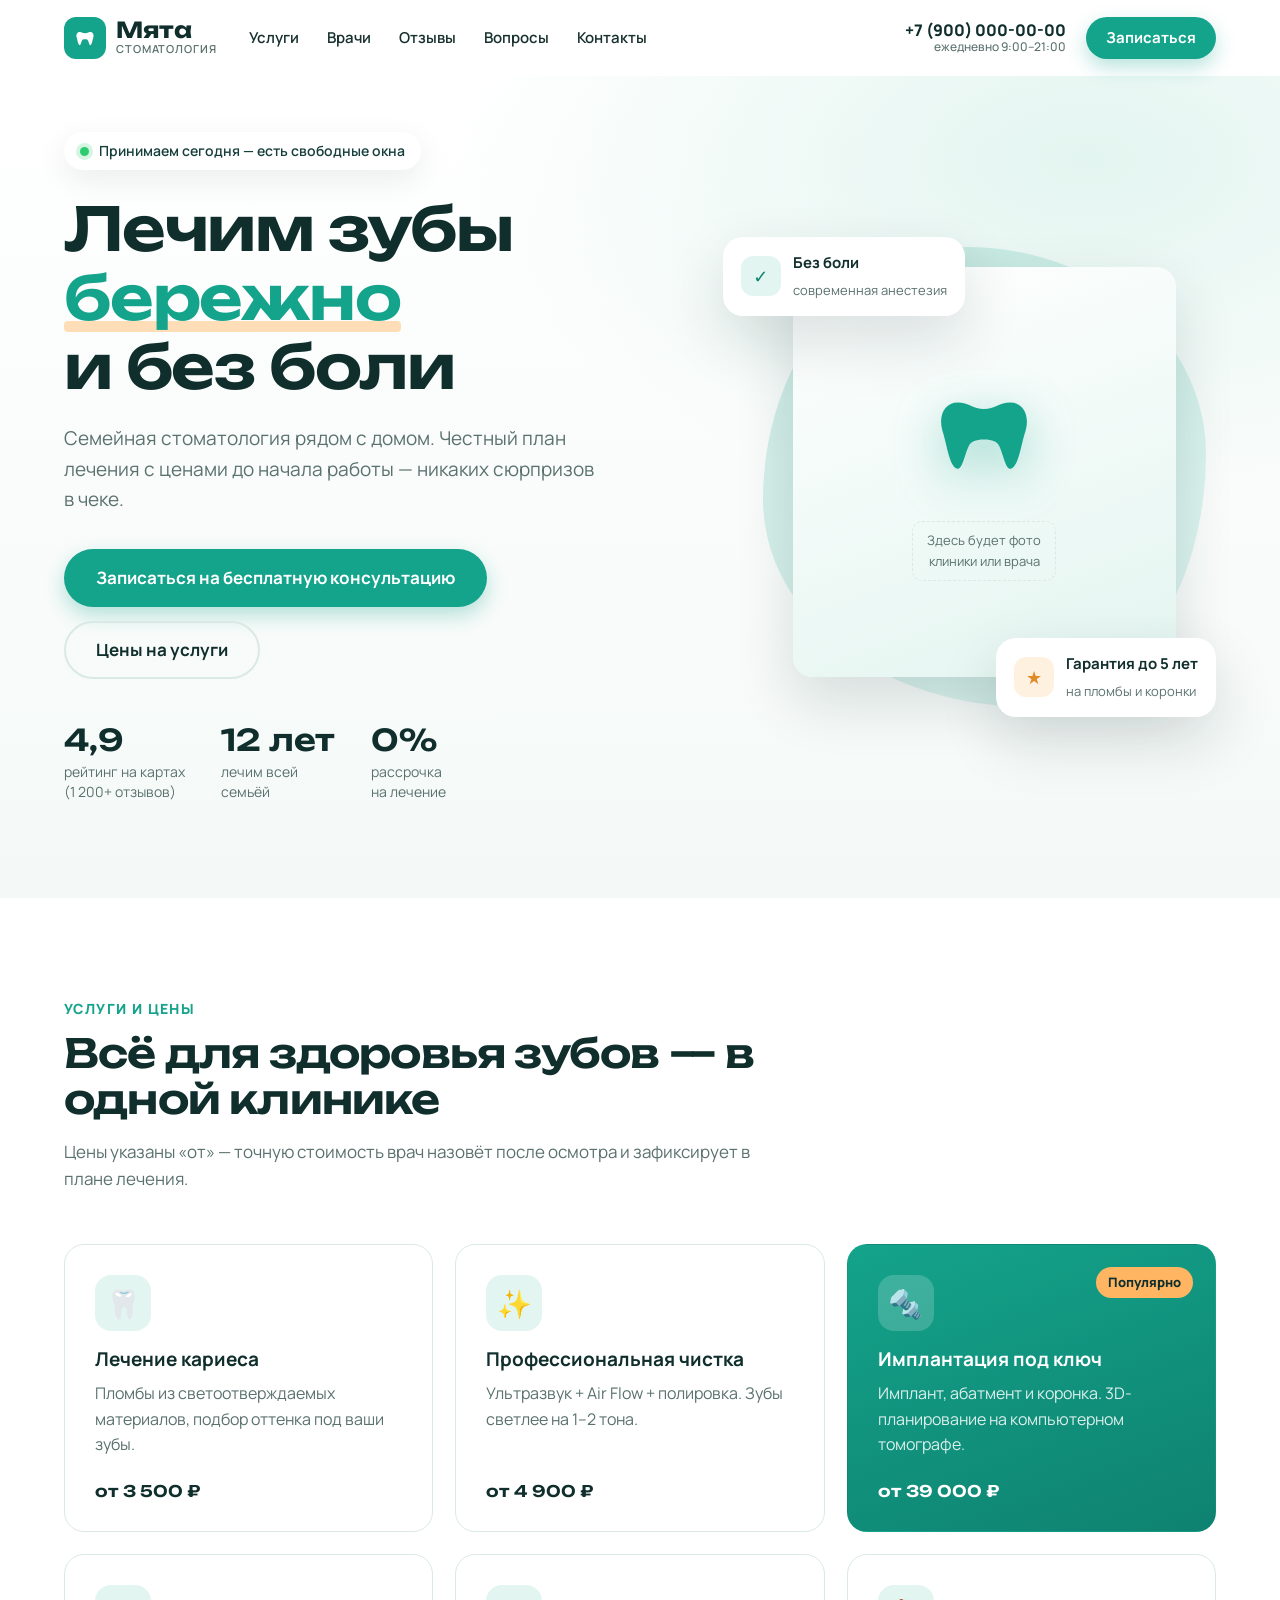
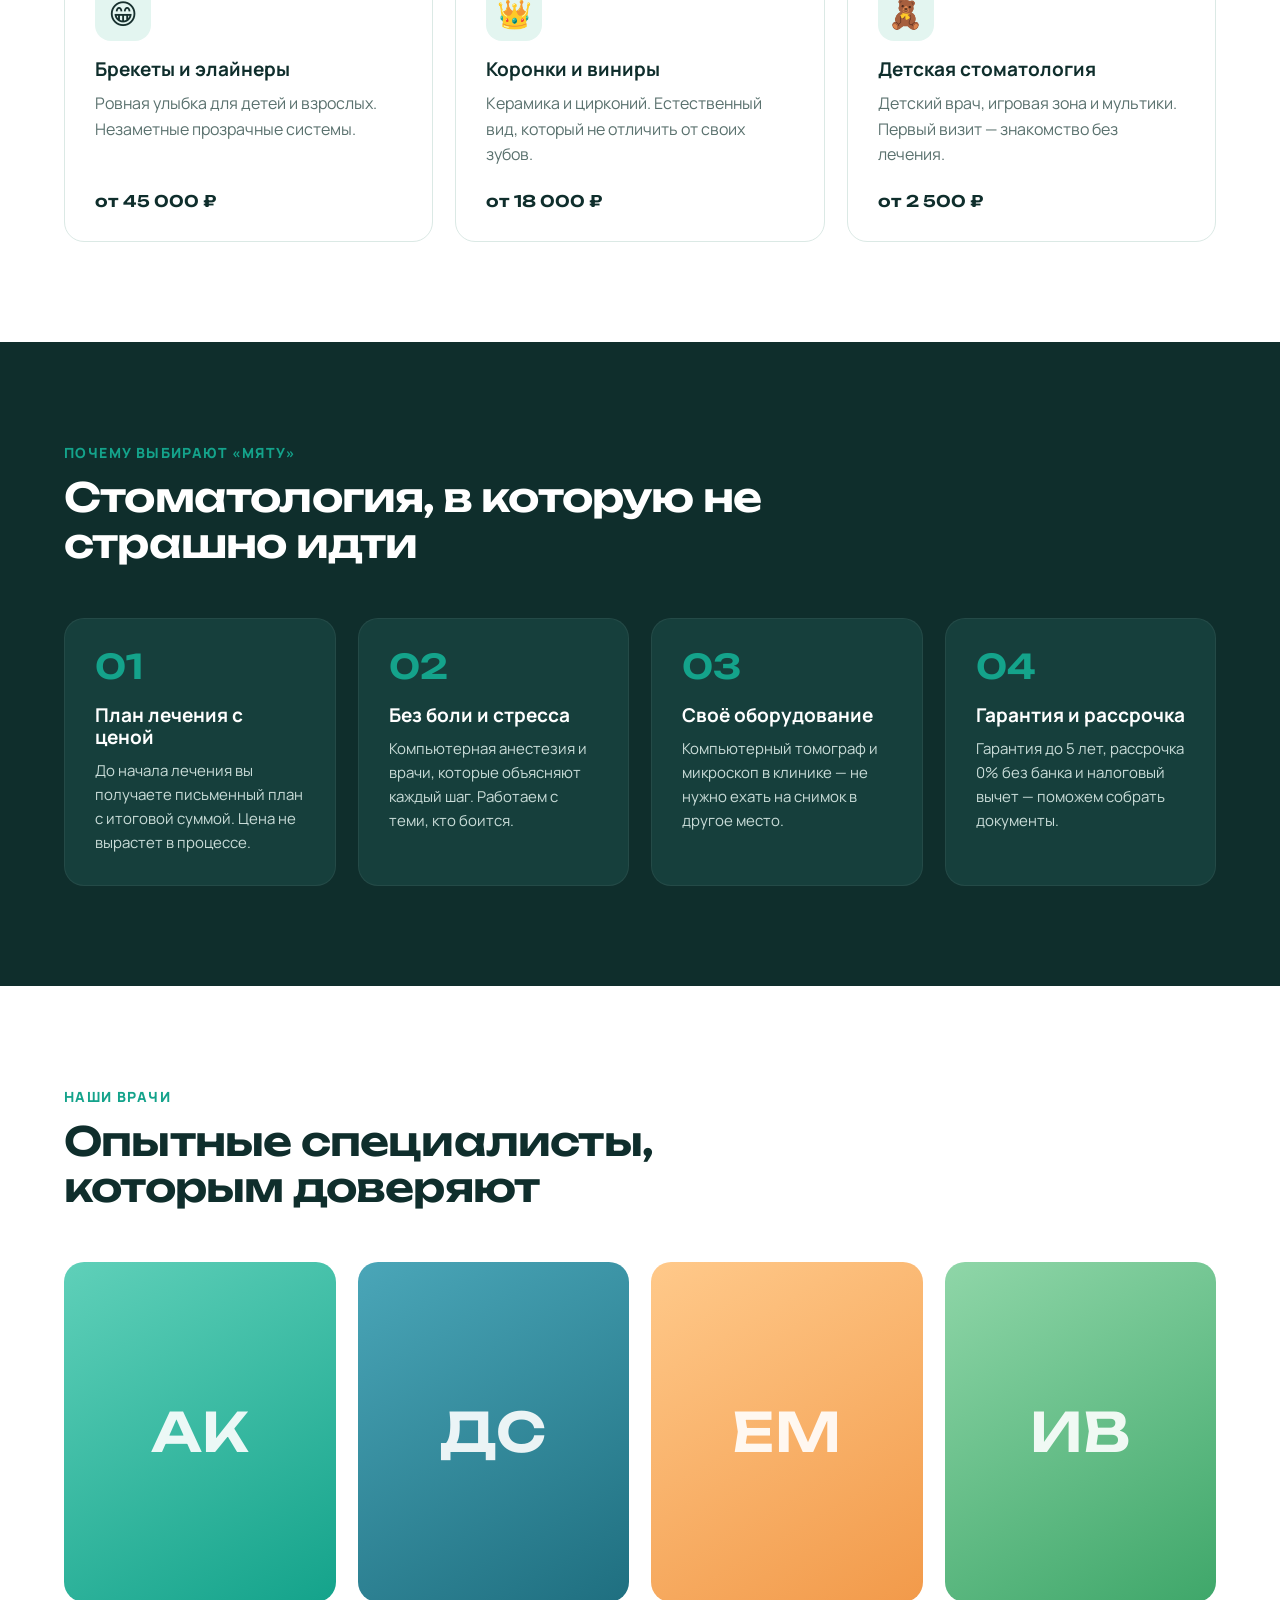
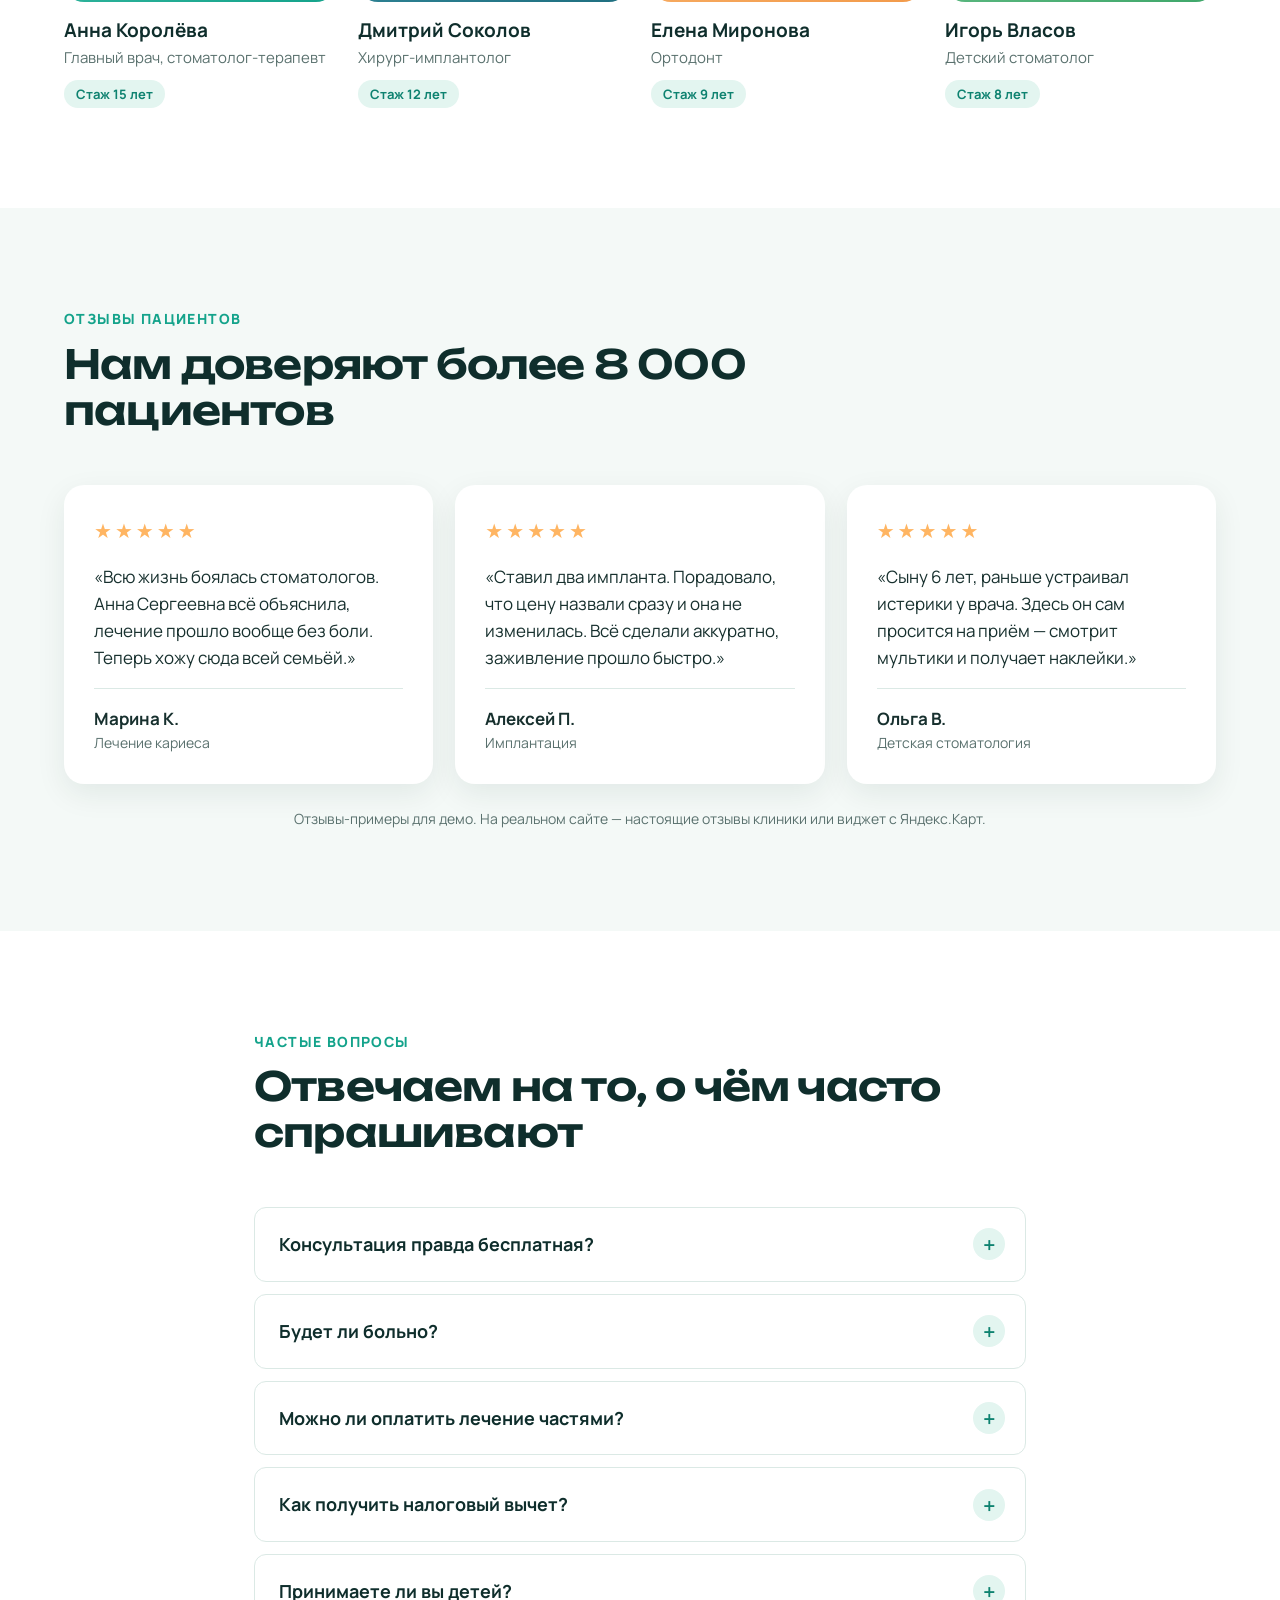
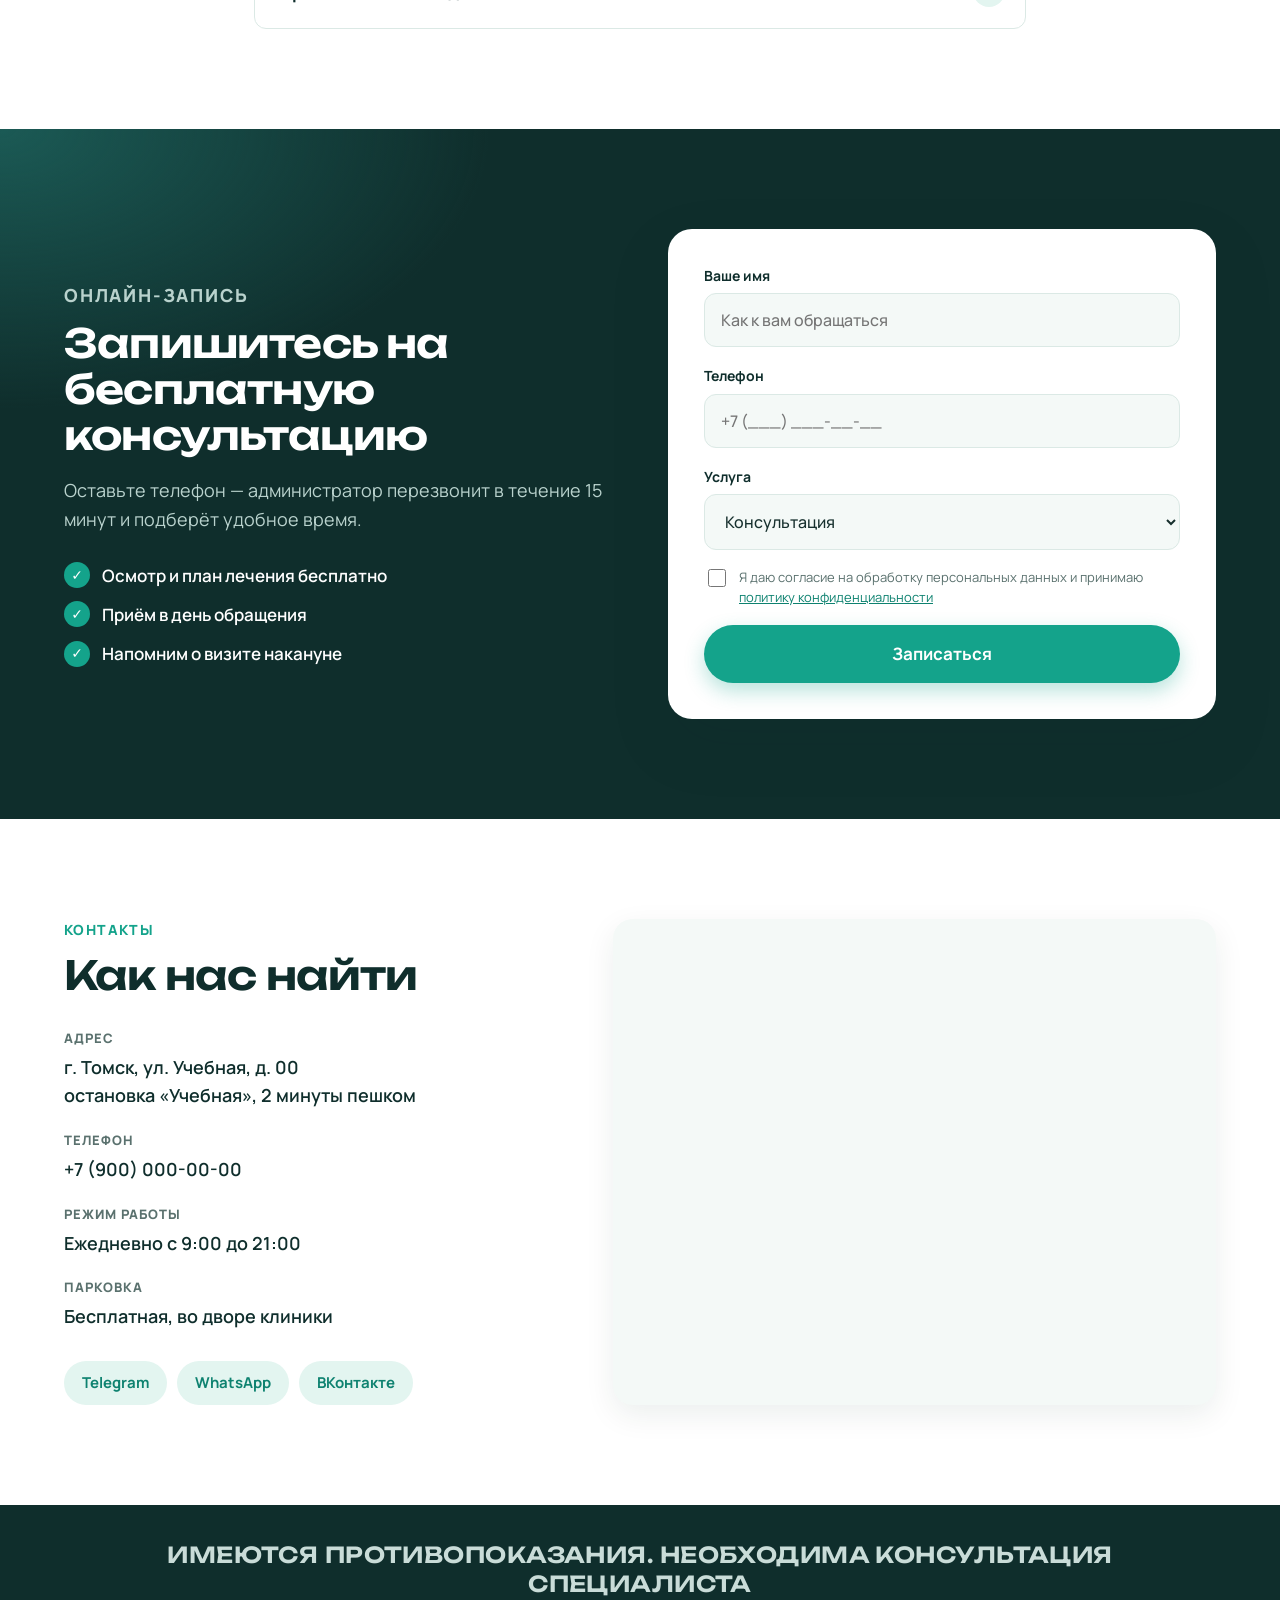
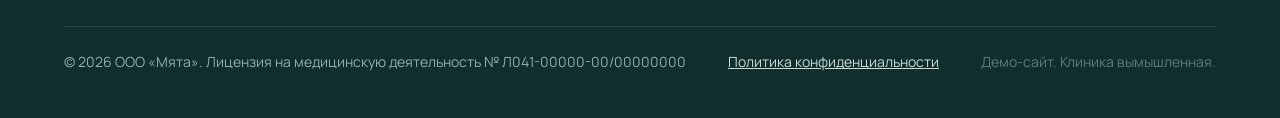
<file: stomatology/index.html>
<!doctype html>
<html lang="ru">
<head>
  <meta charset="utf-8">
  <meta name="viewport" content="width=device-width, initial-scale=1">

  <!-- SEO: заголовок и описание, которые видны в поиске -->
  <title>Стоматология «Мята» — лечение, имплантация и чистка зубов без боли</title>
  <meta name="description" content="Семейная стоматология «Мята»: лечение кариеса, имплантация, брекеты, профессиональная чистка. Бесплатная консультация, рассрочка 0%, приём без боли. Запишитесь онлайн.">

  <!-- Превью ссылки в мессенджерах и соцсетях -->
  <meta property="og:title" content="Стоматология «Мята»">
  <meta property="og:description" content="Лечим зубы бережно и без боли. Бесплатная консультация.">
  <meta property="og:type" content="website">

  <link rel="icon" href="data:image/svg+xml,%3Csvg xmlns='http://www.w3.org/2000/svg' viewBox='0 0 64 64'%3E%3Crect width='64' height='64' rx='16' fill='%2314a38b'/%3E%3Cpath d='M20 18c-6 0-9 6-7 13 2 6 3 15 6 17 3 2 4-6 6-10 1-2 3-3 7-3s6 1 7 3c2 4 3 12 6 10 3-2 4-11 6-17 2-7-1-13-7-13-5 0-7 3-12 3s-7-3-12-3z' fill='white'/%3E%3C/svg%3E">

  <link rel="preconnect" href="https://fonts.googleapis.com">
  <link rel="preconnect" href="https://fonts.gstatic.com" crossorigin>
  <link href="https://fonts.googleapis.com/css2?family=Manrope:wght@400;500;600;700;800&family=Unbounded:wght@500;600;700&display=swap" rel="stylesheet">
  <link rel="stylesheet" href="css/style.css">
</head>
<body>

  <!-- ===================== ШАПКА ===================== -->
  <header class="header" id="header">
    <div class="container header__inner">
      <a href="#top" class="logo" aria-label="Стоматология Мята — на главную">
        <span class="logo__mark">
          <svg viewBox="0 0 64 64" aria-hidden="true"><path d="M20 18c-6 0-9 6-7 13 2 6 3 15 6 17 3 2 4-6 6-10 1-2 3-3 7-3s6 1 7 3c2 4 3 12 6 10 3-2 4-11 6-17 2-7-1-13-7-13-5 0-7 3-12 3s-7-3-12-3z" fill="currentColor"/></svg>
        </span>
        <span class="logo__text">Мята<small>стоматология</small></span>
      </a>

      <nav class="nav" id="nav" aria-label="Основное меню">
        <a href="#services">Услуги</a>
        <a href="#doctors">Врачи</a>
        <a href="#reviews">Отзывы</a>
        <a href="#faq">Вопросы</a>
        <a href="#contacts">Контакты</a>
        <a href="tel:+79000000000" class="nav__phone-mobile">+7 (900) 000-00-00</a>
      </nav>

      <div class="header__actions">
        <a href="tel:+79000000000" class="header__phone">
          +7 (900) 000-00-00
          <small>ежедневно 9:00–21:00</small>
        </a>
        <a href="#booking" class="btn btn--primary btn--sm">Записаться</a>
        <button class="burger" id="burger" aria-label="Открыть меню" aria-expanded="false" aria-controls="nav">
          <span></span><span></span><span></span>
        </button>
      </div>
    </div>
  </header>

  <main id="top">

    <!-- ===================== ПЕРВЫЙ ЭКРАН ===================== -->
    <section class="hero">
      <div class="container hero__inner">
        <div class="hero__content">
          <p class="eyebrow"><span class="dot"></span> Принимаем сегодня — есть свободные окна</p>
          <h1>Лечим зубы <span class="hl">бережно</span> и&nbsp;без&nbsp;боли</h1>
          <p class="hero__lead">Семейная стоматология рядом с домом. Честный план лечения с ценами до начала работы — никаких сюрпризов в чеке.</p>

          <div class="hero__cta">
            <a href="#booking" class="btn btn--primary btn--lg">Записаться на бесплатную консультацию</a>
            <a href="#services" class="btn btn--ghost btn--lg">Цены на услуги</a>
          </div>

          <ul class="hero__facts">
            <li><strong>4,9</strong><span>рейтинг на картах<br>(1 200+ отзывов)</span></li>
            <li><strong>12 лет</strong><span>лечим всей<br>семьёй</span></li>
            <li><strong>0%</strong><span>рассрочка<br>на лечение</span></li>
          </ul>
        </div>

        <div class="hero__visual" aria-hidden="true">
          <div class="hero__blob"></div>
          <div class="hero__card hero__card--main">
            <svg class="hero__tooth" viewBox="0 0 64 64"><path d="M20 18c-6 0-9 6-7 13 2 6 3 15 6 17 3 2 4-6 6-10 1-2 3-3 7-3s6 1 7 3c2 4 3 12 6 10 3-2 4-11 6-17 2-7-1-13-7-13-5 0-7 3-12 3s-7-3-12-3z" fill="currentColor"/></svg>
            <span class="hero__photo-note">Здесь будет фото<br>клиники или врача</span>
          </div>
          <div class="hero__card hero__card--float hero__card--a">
            <span class="badge-icon">✓</span>
            <div><strong>Без боли</strong><small>современная анестезия</small></div>
          </div>
          <div class="hero__card hero__card--float hero__card--b">
            <span class="badge-icon badge-icon--warm">★</span>
            <div><strong>Гарантия до 5 лет</strong><small>на пломбы и коронки</small></div>
          </div>
        </div>
      </div>
    </section>

    <!-- ===================== УСЛУГИ И ЦЕНЫ ===================== -->
    <section class="section" id="services">
      <div class="container">
        <div class="section__head">
          <p class="kicker">Услуги и цены</p>
          <h2>Всё для здоровья зубов — в одной клинике</h2>
          <p class="section__sub">Цены указаны «от» — точную стоимость врач назовёт после осмотра и зафиксирует в плане лечения.</p>
        </div>

        <div class="services">
          <article class="service">
            <div class="service__icon">🦷</div>
            <h3>Лечение кариеса</h3>
            <p>Пломбы из светоотверждаемых материалов, подбор оттенка под ваши зубы.</p>
            <p class="service__price">от 3 500 ₽</p>
          </article>
          <article class="service">
            <div class="service__icon">✨</div>
            <h3>Профессиональная чистка</h3>
            <p>Ультразвук + Air Flow + полировка. Зубы светлее на 1–2 тона.</p>
            <p class="service__price">от 4 900 ₽</p>
          </article>
          <article class="service service--accent">
            <div class="service__tag">Популярно</div>
            <div class="service__icon">🔩</div>
            <h3>Имплантация под ключ</h3>
            <p>Имплант, абатмент и коронка. 3D-планирование на компьютерном томографе.</p>
            <p class="service__price">от 39 000 ₽</p>
          </article>
          <article class="service">
            <div class="service__icon">😁</div>
            <h3>Брекеты и элайнеры</h3>
            <p>Ровная улыбка для детей и взрослых. Незаметные прозрачные системы.</p>
            <p class="service__price">от 45 000 ₽</p>
          </article>
          <article class="service">
            <div class="service__icon">👑</div>
            <h3>Коронки и виниры</h3>
            <p>Керамика и цирконий. Естественный вид, который не отличить от своих зубов.</p>
            <p class="service__price">от 18 000 ₽</p>
          </article>
          <article class="service">
            <div class="service__icon">🧸</div>
            <h3>Детская стоматология</h3>
            <p>Детский врач, игровая зона и мультики. Первый визит — знакомство без лечения.</p>
            <p class="service__price">от 2 500 ₽</p>
          </article>
        </div>
      </div>
    </section>

    <!-- ===================== ПРЕИМУЩЕСТВА ===================== -->
    <section class="section section--dark">
      <div class="container">
        <div class="section__head section__head--light">
          <p class="kicker">Почему выбирают «Мяту»</p>
          <h2>Стоматология, в которую не страшно идти</h2>
        </div>

        <div class="features">
          <div class="feature">
            <span class="feature__num">01</span>
            <h3>План лечения с ценой</h3>
            <p>До начала лечения вы получаете письменный план с итоговой суммой. Цена не вырастет в процессе.</p>
          </div>
          <div class="feature">
            <span class="feature__num">02</span>
            <h3>Без боли и стресса</h3>
            <p>Компьютерная анестезия и врачи, которые объясняют каждый шаг. Работаем с теми, кто боится.</p>
          </div>
          <div class="feature">
            <span class="feature__num">03</span>
            <h3>Своё оборудование</h3>
            <p>Компьютерный томограф и микроскоп в клинике — не нужно ехать на снимок в другое место.</p>
          </div>
          <div class="feature">
            <span class="feature__num">04</span>
            <h3>Гарантия и рассрочка</h3>
            <p>Гарантия до 5 лет, рассрочка 0% без банка и налоговый вычет — поможем собрать документы.</p>
          </div>
        </div>
      </div>
    </section>

    <!-- ===================== ВРАЧИ ===================== -->
    <section class="section" id="doctors">
      <div class="container">
        <div class="section__head">
          <p class="kicker">Наши врачи</p>
          <h2>Опытные специалисты, которым доверяют</h2>
        </div>

        <div class="doctors">
          <article class="doctor">
            <div class="doctor__photo doctor__photo--1"><span>АК</span></div>
            <h3>Анна Королёва</h3>
            <p class="doctor__role">Главный врач, стоматолог-терапевт</p>
            <p class="doctor__exp">Стаж 15 лет</p>
          </article>
          <article class="doctor">
            <div class="doctor__photo doctor__photo--2"><span>ДС</span></div>
            <h3>Дмитрий Соколов</h3>
            <p class="doctor__role">Хирург-имплантолог</p>
            <p class="doctor__exp">Стаж 12 лет</p>
          </article>
          <article class="doctor">
            <div class="doctor__photo doctor__photo--3"><span>ЕМ</span></div>
            <h3>Елена Миронова</h3>
            <p class="doctor__role">Ортодонт</p>
            <p class="doctor__exp">Стаж 9 лет</p>
          </article>
          <article class="doctor">
            <div class="doctor__photo doctor__photo--4"><span>ИВ</span></div>
            <h3>Игорь Власов</h3>
            <p class="doctor__role">Детский стоматолог</p>
            <p class="doctor__exp">Стаж 8 лет</p>
          </article>
        </div>
      </div>
    </section>

    <!-- ===================== ОТЗЫВЫ ===================== -->
    <section class="section section--soft" id="reviews">
      <div class="container">
        <div class="section__head">
          <p class="kicker">Отзывы пациентов</p>
          <h2>Нам доверяют более 8 000 пациентов</h2>
        </div>

        <div class="reviews">
          <blockquote class="review">
            <div class="review__stars" aria-label="5 из 5">★★★★★</div>
            <p>«Всю жизнь боялась стоматологов. Анна Сергеевна всё объяснила, лечение прошло вообще без боли. Теперь хожу сюда всей семьёй.»</p>
            <footer><strong>Марина К.</strong><span>Лечение кариеса</span></footer>
          </blockquote>
          <blockquote class="review">
            <div class="review__stars" aria-label="5 из 5">★★★★★</div>
            <p>«Ставил два импланта. Порадовало, что цену назвали сразу и она не изменилась. Всё сделали аккуратно, заживление прошло быстро.»</p>
            <footer><strong>Алексей П.</strong><span>Имплантация</span></footer>
          </blockquote>
          <blockquote class="review">
            <div class="review__stars" aria-label="5 из 5">★★★★★</div>
            <p>«Сыну 6 лет, раньше устраивал истерики у врача. Здесь он сам просится на приём — смотрит мультики и получает наклейки.»</p>
            <footer><strong>Ольга В.</strong><span>Детская стоматология</span></footer>
          </blockquote>
        </div>
        <p class="demo-note">Отзывы-примеры для демо. На реальном сайте — настоящие отзывы клиники или виджет с Яндекс.Карт.</p>
      </div>
    </section>

    <!-- ===================== ВОПРОСЫ ===================== -->
    <section class="section" id="faq">
      <div class="container container--narrow">
        <div class="section__head">
          <p class="kicker">Частые вопросы</p>
          <h2>Отвечаем на то, о чём часто спрашивают</h2>
        </div>

        <div class="faq">
          <details class="faq__item">
            <summary>Консультация правда бесплатная?</summary>
            <p>Да. Врач осмотрит зубы, при необходимости сделает снимок и составит план лечения с ценами. Вы ни к чему не обязаны.</p>
          </details>
          <details class="faq__item">
            <summary>Будет ли больно?</summary>
            <p>Мы используем современную компьютерную анестезию — укол практически не ощущается. Если вы очень боитесь, предложим лечение во сне.</p>
          </details>
          <details class="faq__item">
            <summary>Можно ли оплатить лечение частями?</summary>
            <p>Да, есть рассрочка 0% без участия банка на срок до 12 месяцев. Также принимаем карты, наличные и оплату по QR-коду.</p>
          </details>
          <details class="faq__item">
            <summary>Как получить налоговый вычет?</summary>
            <p>Вы можете вернуть 13% от стоимости лечения. Мы бесплатно подготовим справку для налоговой и копию лицензии.</p>
          </details>
          <details class="faq__item">
            <summary>Принимаете ли вы детей?</summary>
            <p>Да, с 3 лет. У нас есть детский стоматолог, игровая зона и особый подход к маленьким пациентам.</p>
          </details>
        </div>
      </div>
    </section>

    <!-- ===================== ЗАПИСЬ ===================== -->
    <section class="section section--booking" id="booking">
      <div class="container booking">
        <div class="booking__text">
          <p class="kicker kicker--light">Онлайн-запись</p>
          <h2>Запишитесь на бесплатную консультацию</h2>
          <p>Оставьте телефон — администратор перезвонит в течение 15 минут и подберёт удобное время.</p>
          <ul class="booking__list">
            <li>Осмотр и план лечения бесплатно</li>
            <li>Приём в день обращения</li>
            <li>Напомним о визите накануне</li>
          </ul>
        </div>

        <form class="form" id="booking-form" novalidate>
          <div class="form__field">
            <label for="name">Ваше имя</label>
            <input type="text" id="name" name="name" placeholder="Как к вам обращаться" autocomplete="name" required>
          </div>
          <div class="form__field">
            <label for="phone">Телефон</label>
            <input type="tel" id="phone" name="phone" placeholder="+7 (___) ___-__-__" autocomplete="tel" inputmode="tel" required>
          </div>
          <div class="form__field">
            <label for="service">Услуга</label>
            <select id="service" name="service">
              <option>Консультация</option>
              <option>Лечение кариеса</option>
              <option>Профессиональная чистка</option>
              <option>Имплантация</option>
              <option>Брекеты и элайнеры</option>
              <option>Коронки и виниры</option>
              <option>Детская стоматология</option>
            </select>
          </div>

          <!-- Ловушка для спам-ботов: люди это поле не видят и не заполняют -->
          <div class="form__trap" aria-hidden="true">
            <label for="website">Не заполняйте это поле</label>
            <input type="text" id="website" name="website" tabindex="-1" autocomplete="off">
          </div>

          <!-- Обязательно по 152-ФЗ: согласие на обработку персональных данных -->
          <label class="form__consent">
            <input type="checkbox" name="consent" required>
            <span>Я даю согласие на обработку персональных данных и принимаю <a href="privacy.html" target="_blank">политику конфиденциальности</a></span>
          </label>

          <button type="submit" class="btn btn--primary btn--lg btn--block">Записаться</button>
          <p class="form__error" id="form-error" role="alert"></p>

          <div class="form__success" id="form-success" hidden>
            <div class="form__success-icon">✓</div>
            <h3>Спасибо, заявка принята!</h3>
            <p>Администратор перезвонит вам в течение 15 минут.</p>
          </div>
        </form>
      </div>
    </section>

    <!-- ===================== КОНТАКТЫ ===================== -->
    <section class="section" id="contacts">
      <div class="container contacts">
        <div class="contacts__info">
          <p class="kicker">Контакты</p>
          <h2>Как нас найти</h2>
          <dl class="contacts__list">
            <div><dt>Адрес</dt><dd>г. Томск, ул. Учебная, д. 00<br>остановка «Учебная», 2 минуты пешком</dd></div>
            <div><dt>Телефон</dt><dd><a href="tel:+79000000000">+7 (900) 000-00-00</a></dd></div>
            <div><dt>Режим работы</dt><dd>Ежедневно с 9:00 до 21:00</dd></div>
            <div><dt>Парковка</dt><dd>Бесплатная, во дворе клиники</dd></div>
          </dl>
          <div class="contacts__messengers">
            <a href="#" class="chip">Telegram</a>
            <a href="#" class="chip">WhatsApp</a>
            <a href="#" class="chip">ВКонтакте</a>
          </div>
        </div>
        <div class="contacts__map">
          <!-- Карта Яндекса: координаты меняются в параметре ll=долгота,широта -->
          <iframe src="https://yandex.ru/map-widget/v1/?ll=84.977890%2C56.461090&z=15&pt=84.977890%2C56.461090%2Cpm2gnm" title="Карта проезда к клинике" loading="lazy" allowfullscreen></iframe>
        </div>
      </div>
    </section>
  </main>

  <!-- ===================== ПОДВАЛ ===================== -->
  <footer class="footer">
    <div class="container">
      <!-- Обязательно для рекламы медицинских услуг (38-ФЗ «О рекламе») -->
      <p class="footer__warning">Имеются противопоказания. Необходима консультация специалиста</p>
      <div class="footer__bottom">
        <p>© 2026 ООО «Мята». Лицензия на медицинскую деятельность № Л041-00000-00/00000000</p>
        <p><a href="privacy.html">Политика конфиденциальности</a></p>
        <p class="footer__demo">Демо-сайт. Клиника вымышленная.</p>
      </div>
    </div>
  </footer>

  <!-- Плавающая кнопка звонка на телефоне -->
  <a href="tel:+79000000000" class="call-fab" aria-label="Позвонить в клинику">
    <svg viewBox="0 0 24 24" aria-hidden="true"><path fill="currentColor" d="M6.6 10.8a15.1 15.1 0 0 0 6.6 6.6l2.2-2.2c.3-.3.7-.4 1-.2 1.1.4 2.3.6 3.6.6.6 0 1 .4 1 1V20c0 .6-.4 1-1 1A17 17 0 0 1 3 4c0-.6.4-1 1-1h3.5c.6 0 1 .4 1 1 0 1.3.2 2.5.6 3.6.1.3 0 .7-.2 1l-2.3 2.2z"/></svg>
  </a>

  <script src="js/main.js"></script>
</body>
</html>
</file>
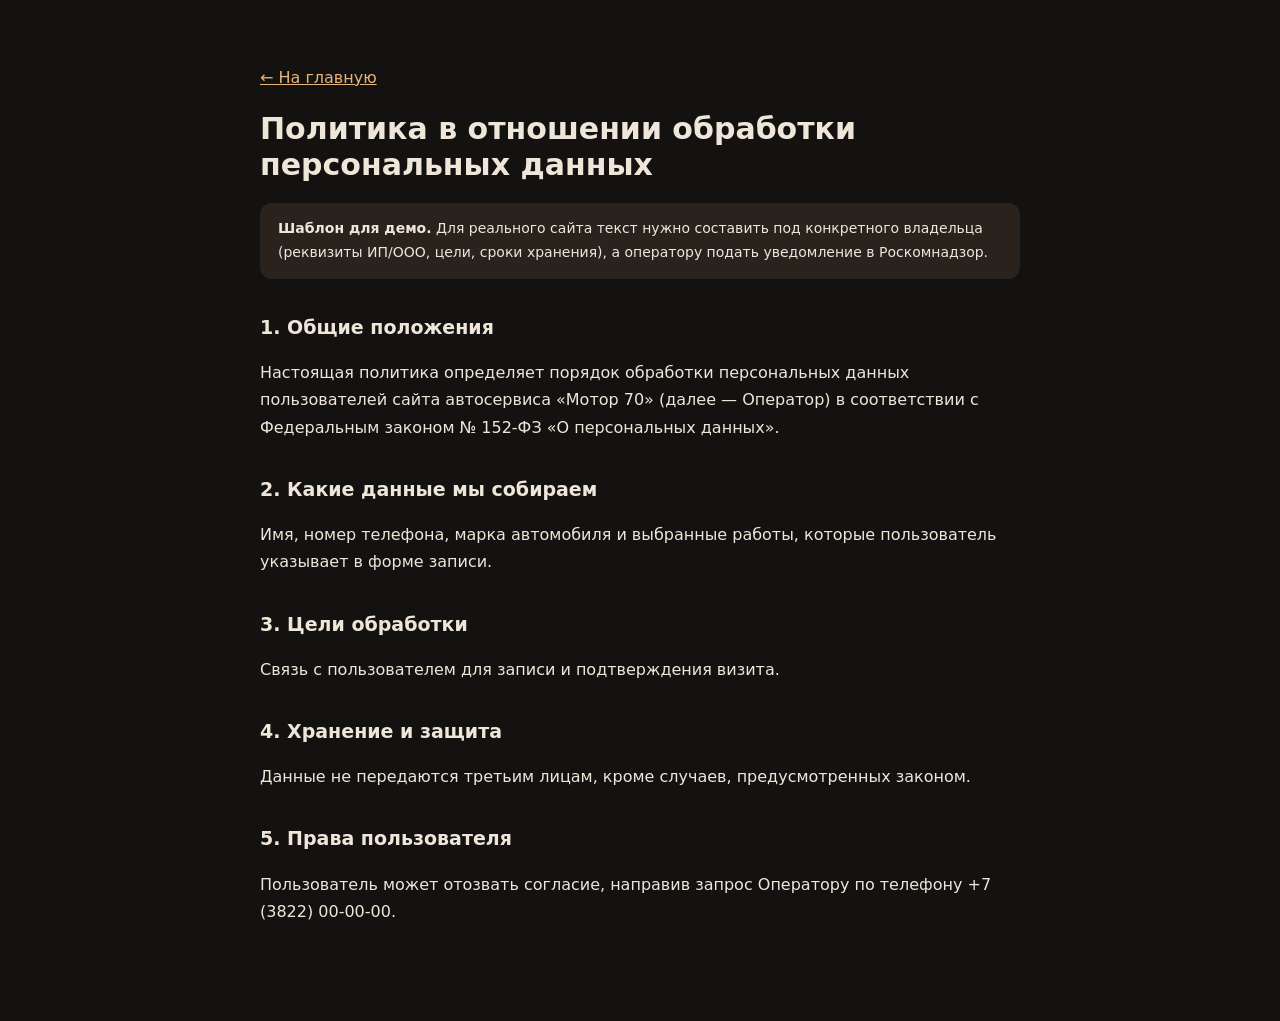
<file: autoservice/privacy.html>
<!doctype html>
<html lang="ru">
<head>
  <meta charset="utf-8">
  <meta name="viewport" content="width=device-width, initial-scale=1">
  <title>Политика конфиденциальности — Автосервис «Мотор 70»</title>
  <meta name="robots" content="noindex">
  <style>
    body { margin: 0; font: 16px/1.7 system-ui, sans-serif; color: #efe6da; background: #141210; }
    main { max-width: 760px; margin: 0 auto; padding: 48px 16px 80px; }
    h1 { font-size: 30px; line-height: 1.2; }
    h2 { font-size: 19px; margin-top: 32px; }
    a { color: #e8b47a; }
    .note { padding: 14px 18px; border-radius: 12px; background: #2a231d; font-size: 14px; }
  </style>
</head>
<body>
  <main>
    <p><a href="index.html">← На главную</a></p>
    <h1>Политика в отношении обработки персональных данных</h1>
    <p class="note"><strong>Шаблон для демо.</strong> Для реального сайта текст нужно составить под конкретного владельца (реквизиты ИП/ООО, цели, сроки хранения), а оператору подать уведомление в Роскомнадзор.</p>
    <h2>1. Общие положения</h2>
    <p>Настоящая политика определяет порядок обработки персональных данных пользователей сайта автосервиса «Мотор 70» (далее — Оператор) в соответствии с Федеральным законом № 152-ФЗ «О персональных данных».</p>
    <h2>2. Какие данные мы собираем</h2>
    <p>Имя, номер телефона, марка автомобиля и выбранные работы, которые пользователь указывает в форме записи.</p>
    <h2>3. Цели обработки</h2>
    <p>Связь с пользователем для записи и подтверждения визита.</p>
    <h2>4. Хранение и защита</h2>
    <p>Данные не передаются третьим лицам, кроме случаев, предусмотренных законом.</p>
    <h2>5. Права пользователя</h2>
    <p>Пользователь может отозвать согласие, направив запрос Оператору по телефону +7 (3822) 00-00-00.</p>
  </main>
</body>
</html>
</file>
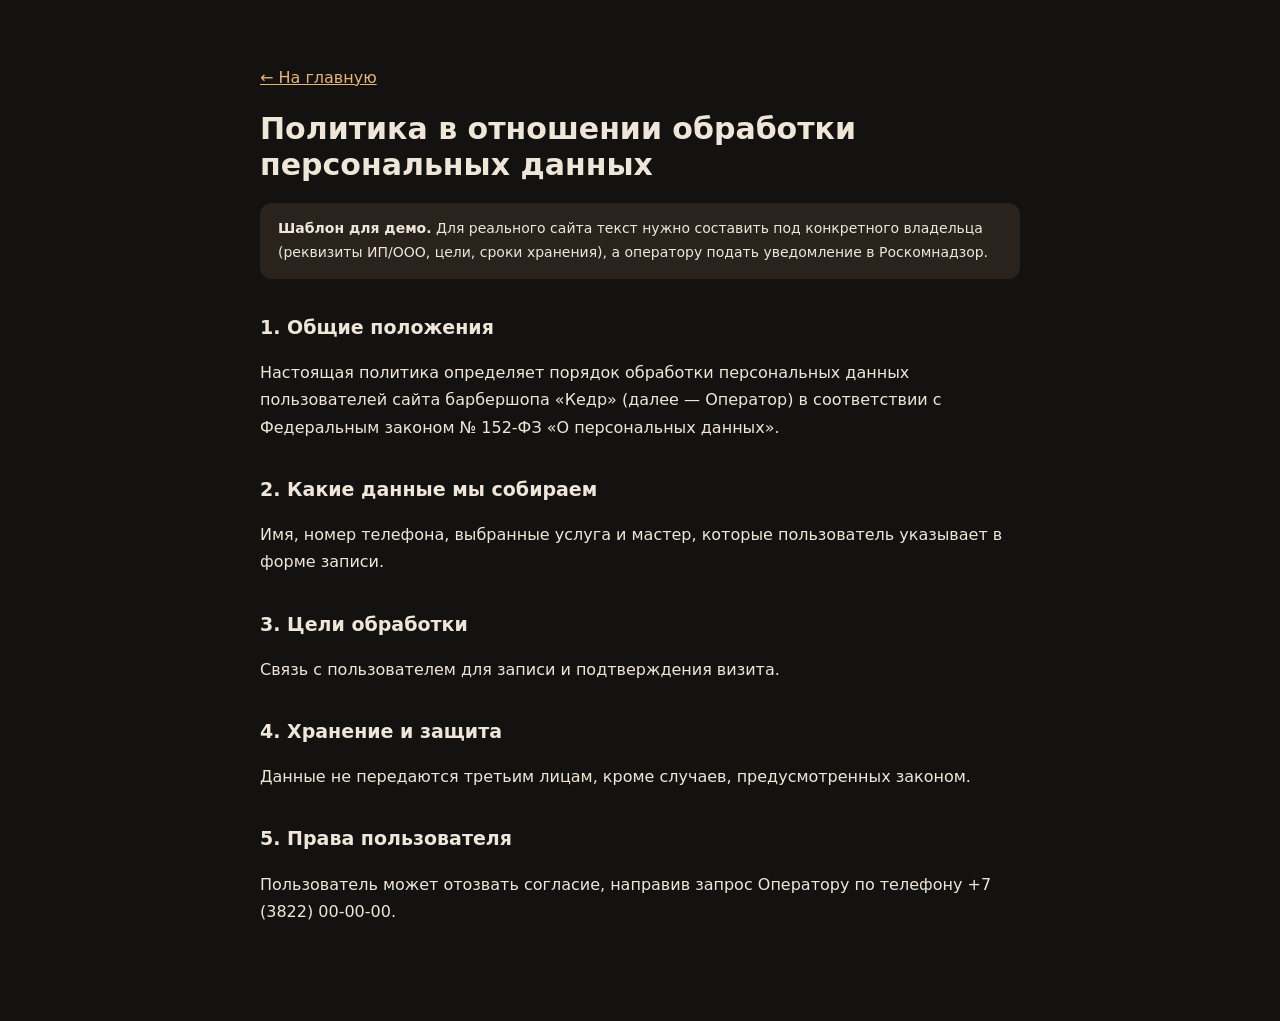
<file: barbershop/privacy.html>
<!doctype html>
<html lang="ru">
<head>
  <meta charset="utf-8">
  <meta name="viewport" content="width=device-width, initial-scale=1">
  <title>Политика конфиденциальности — Барбершоп «Кедр»</title>
  <meta name="robots" content="noindex">
  <style>
    body { margin: 0; font: 16px/1.7 system-ui, sans-serif; color: #efe6da; background: #141210; }
    main { max-width: 760px; margin: 0 auto; padding: 48px 16px 80px; }
    h1 { font-size: 30px; line-height: 1.2; }
    h2 { font-size: 19px; margin-top: 32px; }
    a { color: #e8b47a; }
    .note { padding: 14px 18px; border-radius: 12px; background: #2a231d; font-size: 14px; }
  </style>
</head>
<body>
  <main>
    <p><a href="index.html">← На главную</a></p>
    <h1>Политика в отношении обработки персональных данных</h1>
    <p class="note"><strong>Шаблон для демо.</strong> Для реального сайта текст нужно составить под конкретного владельца (реквизиты ИП/ООО, цели, сроки хранения), а оператору подать уведомление в Роскомнадзор.</p>
    <h2>1. Общие положения</h2>
    <p>Настоящая политика определяет порядок обработки персональных данных пользователей сайта барбершопа «Кедр» (далее — Оператор) в соответствии с Федеральным законом № 152-ФЗ «О персональных данных».</p>
    <h2>2. Какие данные мы собираем</h2>
    <p>Имя, номер телефона, выбранные услуга и мастер, которые пользователь указывает в форме записи.</p>
    <h2>3. Цели обработки</h2>
    <p>Связь с пользователем для записи и подтверждения визита.</p>
    <h2>4. Хранение и защита</h2>
    <p>Данные не передаются третьим лицам, кроме случаев, предусмотренных законом.</p>
    <h2>5. Права пользователя</h2>
    <p>Пользователь может отозвать согласие, направив запрос Оператору по телефону +7 (3822) 00-00-00.</p>
  </main>
</body>
</html>
</file>
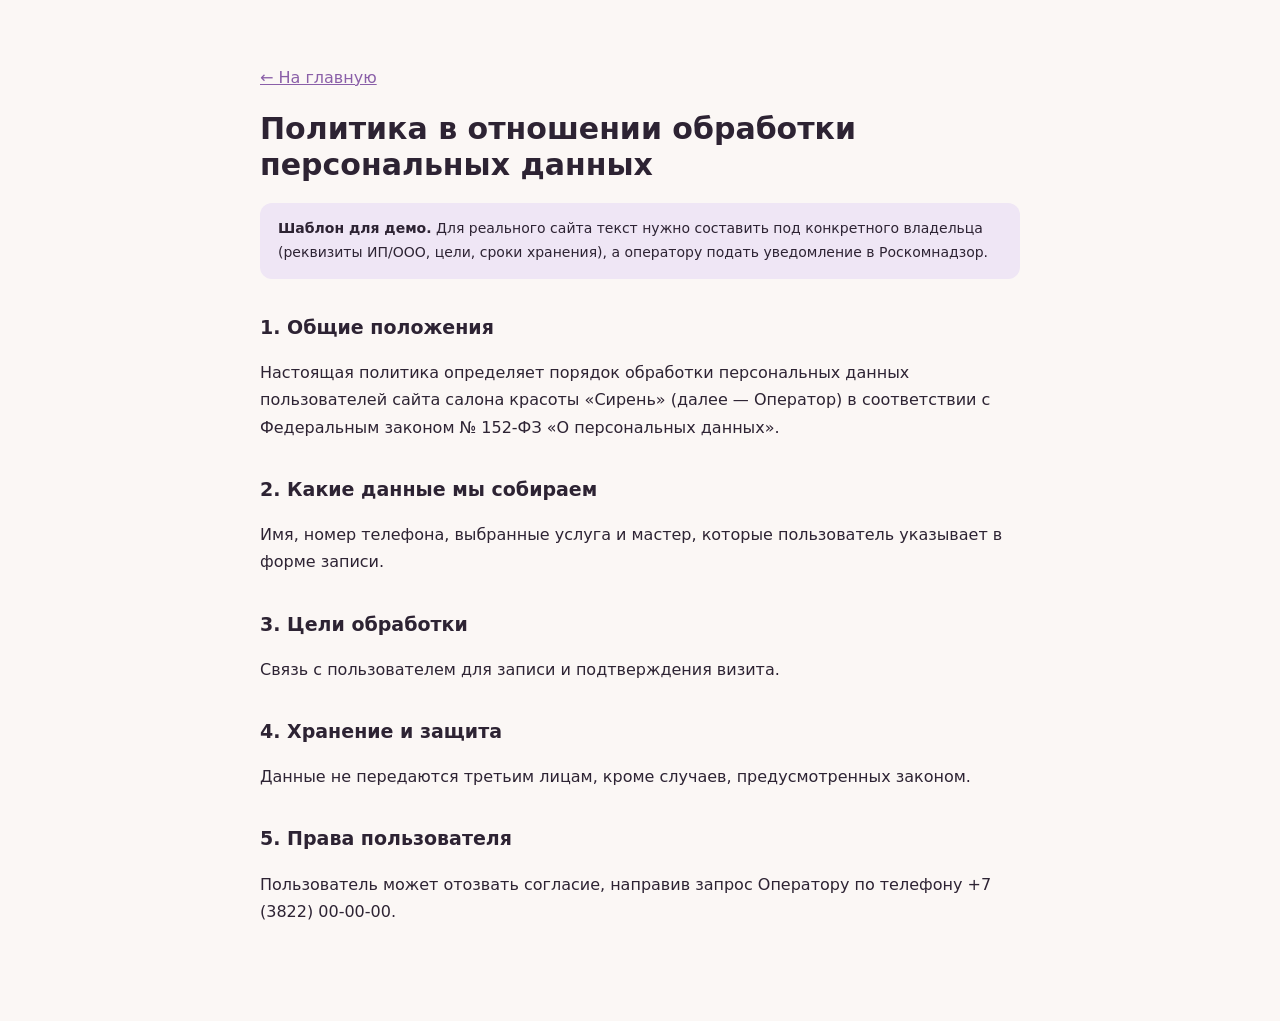
<file: beauty/privacy.html>
<!doctype html>
<html lang="ru">
<head>
  <meta charset="utf-8">
  <meta name="viewport" content="width=device-width, initial-scale=1">
  <title>Политика конфиденциальности — Салон красоты «Сирень»</title>
  <meta name="robots" content="noindex">
  <style>
    body { margin: 0; font: 16px/1.7 system-ui, sans-serif; color: #2d2333; background: #fbf7f5; }
    main { max-width: 760px; margin: 0 auto; padding: 48px 16px 80px; }
    h1 { font-size: 30px; line-height: 1.2; }
    h2 { font-size: 19px; margin-top: 32px; }
    a { color: #8a5fa8; }
    .note { padding: 14px 18px; border-radius: 12px; background: #efe6f5; font-size: 14px; }
  </style>
</head>
<body>
  <main>
    <p><a href="index.html">← На главную</a></p>
    <h1>Политика в отношении обработки персональных данных</h1>
    <p class="note"><strong>Шаблон для демо.</strong> Для реального сайта текст нужно составить под конкретного владельца (реквизиты ИП/ООО, цели, сроки хранения), а оператору подать уведомление в Роскомнадзор.</p>
    <h2>1. Общие положения</h2>
    <p>Настоящая политика определяет порядок обработки персональных данных пользователей сайта салона красоты «Сирень» (далее — Оператор) в соответствии с Федеральным законом № 152-ФЗ «О персональных данных».</p>
    <h2>2. Какие данные мы собираем</h2>
    <p>Имя, номер телефона, выбранные услуга и мастер, которые пользователь указывает в форме записи.</p>
    <h2>3. Цели обработки</h2>
    <p>Связь с пользователем для записи и подтверждения визита.</p>
    <h2>4. Хранение и защита</h2>
    <p>Данные не передаются третьим лицам, кроме случаев, предусмотренных законом.</p>
    <h2>5. Права пользователя</h2>
    <p>Пользователь может отозвать согласие, направив запрос Оператору по телефону +7 (3822) 00-00-00.</p>
  </main>
</body>
</html>
</file>
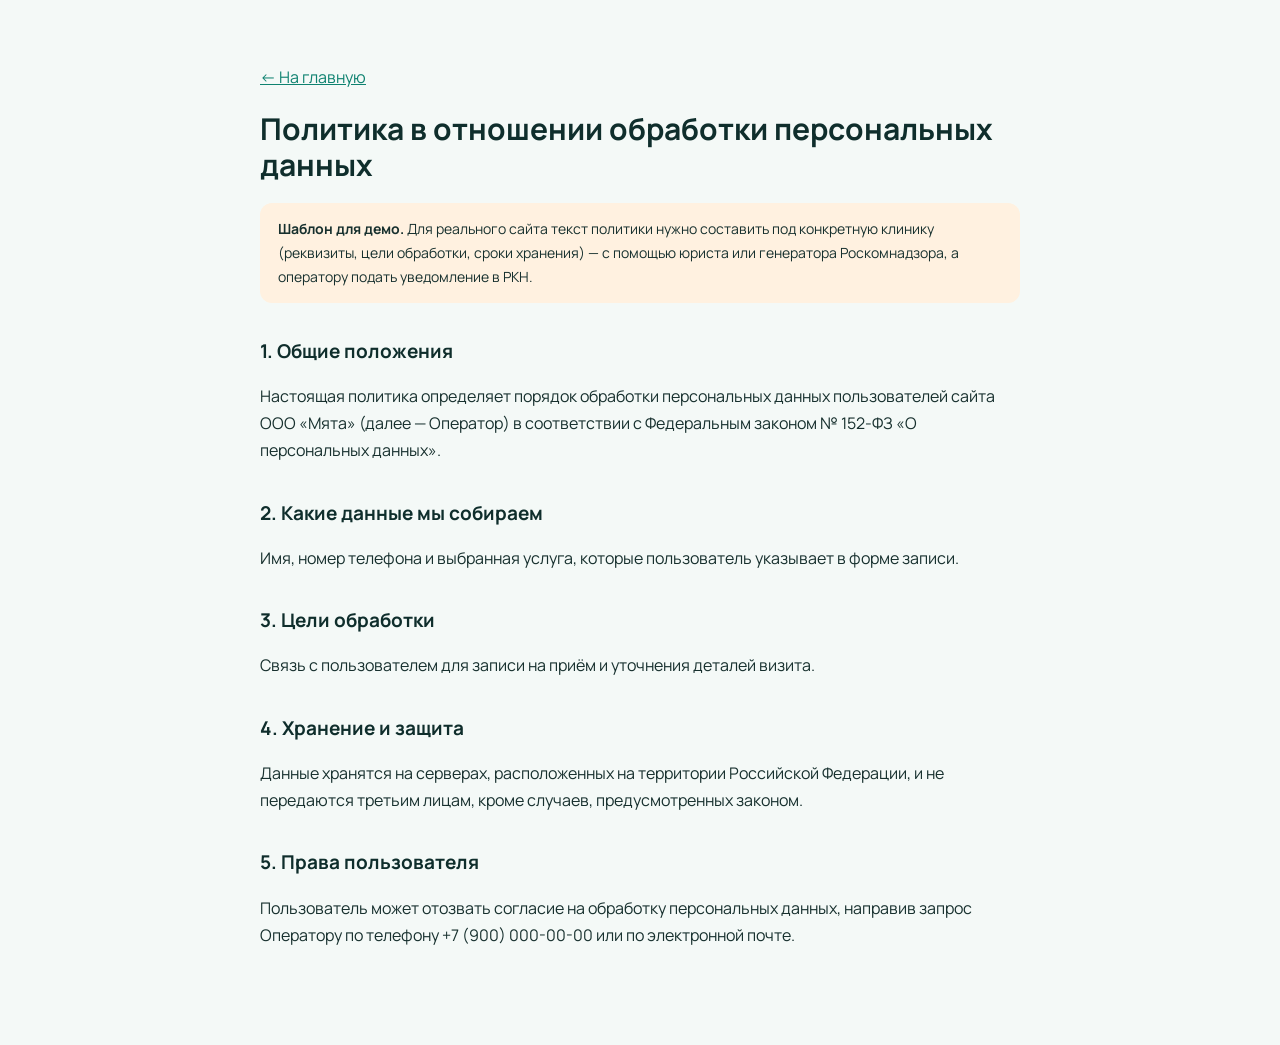
<file: stomatology/privacy.html>
<!doctype html>
<html lang="ru">
<head>
  <meta charset="utf-8">
  <meta name="viewport" content="width=device-width, initial-scale=1">
  <title>Политика конфиденциальности — Стоматология «Мята»</title>
  <meta name="robots" content="noindex">
  <link href="https://fonts.googleapis.com/css2?family=Manrope:wght@400;600;800&display=swap" rel="stylesheet">
  <style>
    body { margin: 0; font: 16px/1.7 'Manrope', system-ui, sans-serif; color: #17302e; background: #f4f9f7; }
    main { max-width: 760px; margin: 0 auto; padding: 48px 16px 80px; }
    h1 { font-size: 30px; line-height: 1.2; color: #0f2e2c; }
    h2 { font-size: 19px; margin-top: 32px; color: #0f2e2c; }
    a { color: #0e8270; }
    .note { padding: 14px 18px; border-radius: 12px; background: #fff1e0; font-size: 14px; }
  </style>
</head>
<body>
  <main>
    <p><a href="index.html">← На главную</a></p>
    <h1>Политика в отношении обработки персональных данных</h1>
    <p class="note"><strong>Шаблон для демо.</strong> Для реального сайта текст политики нужно составить под конкретную клинику (реквизиты, цели обработки, сроки хранения) — с помощью юриста или генератора Роскомнадзора, а оператору подать уведомление в РКН.</p>

    <h2>1. Общие положения</h2>
    <p>Настоящая политика определяет порядок обработки персональных данных пользователей сайта ООО «Мята» (далее — Оператор) в соответствии с Федеральным законом № 152-ФЗ «О персональных данных».</p>

    <h2>2. Какие данные мы собираем</h2>
    <p>Имя, номер телефона и выбранная услуга, которые пользователь указывает в форме записи.</p>

    <h2>3. Цели обработки</h2>
    <p>Связь с пользователем для записи на приём и уточнения деталей визита.</p>

    <h2>4. Хранение и защита</h2>
    <p>Данные хранятся на серверах, расположенных на территории Российской Федерации, и не передаются третьим лицам, кроме случаев, предусмотренных законом.</p>

    <h2>5. Права пользователя</h2>
    <p>Пользователь может отозвать согласие на обработку персональных данных, направив запрос Оператору по телефону +7 (900) 000-00-00 или по электронной почте.</p>
  </main>
</body>
</html>
</file>
<file: autoservice/css/style.css>
/* =========================================================
   Автосервис «Мотор 70» — стили
   Цвета и шрифты меняются в блоке :root
   ========================================================= */
:root {
  --bg: #f4f4f1;
  --surface: #ffffff;
  --ink: #1d1f22;
  --ink-2: #2a2d31;
  --muted: #62666d;
  --line: #e1e1dc;
  --accent: #ffc21a;
  --accent-2: #ffd257;
  --radius: 10px;
  --font-head: 'Russo One', 'Arial Black', sans-serif;
  --font-body: 'Inter', system-ui, sans-serif;
  --container: 1200px;
}

*, *::before, *::after { box-sizing: border-box; }
html { scroll-behavior: smooth; scroll-padding-top: 80px; }
body { margin: 0; font: 16px/1.6 var(--font-body); color: var(--ink); background: var(--bg); -webkit-font-smoothing: antialiased; overflow-x: hidden; }
img, svg { display: block; max-width: 100%; }
a { color: inherit; }
h1, h2, h3 { margin: 0; line-height: 1.1; }
h1, h2 { font-family: var(--font-head); font-weight: 400; letter-spacing: -.005em; }
h1 { font-size: clamp(36px, 5.4vw, 66px); }
h2 { font-size: clamp(28px, 3.6vw, 44px); }
h3 { font-size: 19px; font-weight: 700; }
p { margin: 0; }

.container { width: 100%; max-width: var(--container); margin: 0 auto; padding: 0 20px; }
.container--narrow { max-width: 820px; }

/* ---------- кнопки ---------- */
.btn { display: inline-flex; align-items: center; justify-content: center; gap: 8px; padding: 14px 24px; border-radius: var(--radius); border: 2px solid transparent; font: 700 15px/1 var(--font-body); text-decoration: none; cursor: pointer; transition: transform .2s, background .2s, border-color .2s, color .2s; }
.btn:hover { transform: translateY(-2px); }
.btn:focus-visible, a:focus-visible, button:focus-visible, summary:focus-visible, input:focus-visible + span { outline: 3px solid #1d6fe0; outline-offset: 3px; }
.btn--primary { background: var(--accent); color: var(--ink); }
.btn--primary:hover { background: var(--accent-2); }
.btn--ghost { border-color: currentColor; background: transparent; }
.btn--dark { background: var(--ink); color: var(--accent); }
.btn--dark:hover { background: #000; }
.btn--sm { padding: 10px 18px; font-size: 14px; }
.btn--lg { padding: 18px 28px; font-size: 16px; }
.btn--block { width: 100%; }
.btn:disabled { opacity: .6; cursor: wait; transform: none; }

.kicker { display: inline-block; font: 800 13px/1 var(--font-body); letter-spacing: .14em; text-transform: uppercase; color: var(--ink); background: var(--accent); padding: 6px 10px; border-radius: 4px; margin-bottom: 18px; }
.eyebrow { display: inline-flex; align-items: center; gap: 10px; font-size: 14px; font-weight: 600; color: #cfd2d6; margin-bottom: 22px; }
.dot { width: 9px; height: 9px; border-radius: 50%; background: #3ddc84; box-shadow: 0 0 0 4px rgba(61, 220, 132, .2); }
.hl { color: var(--accent); }
.demo-note { margin-top: 24px; font-size: 13px; color: var(--muted); text-align: center; }

/* ---------- шапка ---------- */
.header { position: fixed; inset: 0 0 auto; z-index: 50; background: var(--ink); color: #fff; transition: box-shadow .3s; }
.header.is-scrolled { box-shadow: 0 6px 24px rgba(0, 0, 0, .25); }
.header__inner { display: flex; align-items: center; gap: 24px; height: 72px; }
.logo { display: flex; align-items: center; gap: 10px; text-decoration: none; }
.logo__mark { display: grid; place-items: center; width: 42px; height: 42px; border-radius: 8px; background: var(--accent); color: var(--ink); font: 400 19px var(--font-head); }
.logo__text { font: 400 22px/1 var(--font-head); }
.logo__text small { display: block; font: 500 12px/1.5 var(--font-body); color: #9ca1a8; }
.nav { display: flex; gap: 26px; margin-left: auto; }
.nav a { text-decoration: none; font-weight: 600; font-size: 15px; color: #cfd2d6; transition: color .2s; }
.nav a:hover { color: var(--accent); }
.nav__phone-mobile { display: none; }
.header__actions { display: flex; align-items: center; gap: 18px; }
.header__phone { text-decoration: none; font-weight: 800; font-size: 15px; text-align: right; }
.header__phone small { display: block; font-weight: 500; font-size: 12px; color: #9ca1a8; }
.burger { display: none; width: 44px; height: 44px; border: 1px solid #3a3e44; border-radius: 8px; background: none; cursor: pointer; padding: 0; position: relative; }
.burger span { position: absolute; left: 12px; right: 12px; height: 2px; background: #fff; transition: transform .3s, opacity .3s; }
.burger span:nth-child(1) { top: 15px; } .burger span:nth-child(2) { top: 21px; } .burger span:nth-child(3) { top: 27px; }
.burger.is-open span:nth-child(1) { transform: translateY(6px) rotate(45deg); }
.burger.is-open span:nth-child(2) { opacity: 0; }
.burger.is-open span:nth-child(3) { transform: translateY(-6px) rotate(-45deg); }

/* ---------- первый экран ---------- */
.hero { position: relative; background: var(--ink); color: #fff; padding: 150px 0 110px; overflow: hidden; }
.hero::before { content: ''; position: absolute; inset: 0; background: radial-gradient(50% 70% at 85% 20%, rgba(255, 194, 26, .16), transparent 70%), repeating-linear-gradient(135deg, rgba(255, 255, 255, .025) 0 2px, transparent 2px 14px); }
.hero__inner { position: relative; display: grid; grid-template-columns: 1.3fr .9fr; gap: 60px; align-items: center; }
.hero__lead { font-size: 18px; color: #c3c7cc; max-width: 580px; margin: 24px 0 36px; }
.hero__cta { display: flex; flex-wrap: wrap; gap: 14px; }
.hero__cta .btn--ghost { color: #fff; border-color: #4a4f56; }
.hero__cta .btn--ghost:hover { border-color: var(--accent); color: var(--accent); }
.hero__panel { display: grid; grid-template-columns: 1fr 1fr; gap: 2px; background: #3a3e44; border-radius: 14px; overflow: hidden; border: 2px solid #3a3e44; }
.stat { background: var(--ink-2); padding: 26px 22px; }
.stat strong { display: block; font: 400 38px/1 var(--font-head); color: var(--accent); margin-bottom: 10px; }
.stat span { font-size: 14px; color: #b5b9bf; }
.hero__stripe { position: absolute; left: 0; right: 0; bottom: 0; height: 14px; background: repeating-linear-gradient(-45deg, var(--accent) 0 18px, var(--ink) 18px 36px); }

/* ---------- секции ---------- */
.section { padding: 100px 0; }
.section--tight { padding: 70px 0; }
.section__head { max-width: 760px; margin-bottom: 48px; }
.section__sub { margin-top: 16px; color: var(--muted); font-size: 17px; }
.section--dark { background: var(--ink); color: #fff; }
.section--dark .section__sub, .section--dark .booking__text > p:not(.kicker) { color: #b5b9bf; }
.section--soft { background: #ebebe6; }

/* ---------- услуги ---------- */
.services { display: grid; grid-template-columns: repeat(3, 1fr); gap: 18px; }
.service { position: relative; padding: 30px 28px; background: var(--surface); border-radius: 14px; border: 1px solid var(--line); display: flex; flex-direction: column; gap: 10px; transition: transform .25s, box-shadow .25s, border-color .25s; }
.service:hover { transform: translateY(-4px); box-shadow: 0 16px 40px rgba(0, 0, 0, .08); border-color: var(--accent); }
.service__icon { width: 54px; height: 54px; border-radius: 12px; background: var(--ink); display: grid; place-items: center; margin-bottom: 8px; }
.service__icon svg { width: 28px; height: 28px; fill: none; stroke: var(--accent); stroke-width: 1.8; stroke-linecap: round; stroke-linejoin: round; }
.service p { color: var(--muted); font-size: 15px; flex: 1; }
.service .service__price { flex: 0; color: var(--ink); font-weight: 800; font-size: 18px; padding-top: 12px; border-top: 1px dashed var(--line); margin-top: 6px; }

/* ---------- калькулятор ---------- */
.calc { display: grid; grid-template-columns: .8fr 1.2fr; gap: 56px; align-items: start; }
.calc__text { position: sticky; top: 110px; }
.calc__box { background: var(--ink-2); border: 1px solid #3a3e44; border-radius: 18px; padding: 30px; display: grid; gap: 26px; }
.calc fieldset { border: 0; padding: 0; margin: 0; min-width: 0; }
.calc legend { font-size: 13px; font-weight: 800; letter-spacing: .12em; text-transform: uppercase; color: #9ca1a8; margin-bottom: 12px; padding: 0; }
.calc__classes { display: grid; grid-template-columns: repeat(3, 1fr); gap: 10px; }
.calc__classes label { cursor: pointer; }
.calc__classes input { position: absolute; opacity: 0; }
.calc__classes span { display: block; height: 100%; padding: 14px; border-radius: 10px; border: 2px solid #3a3e44; font-weight: 700; transition: border-color .2s, background .2s; }
.calc__classes small { display: block; font-weight: 400; font-size: 12px; color: #9ca1a8; margin-top: 3px; }
.calc__classes input:checked + span { border-color: var(--accent); background: rgba(255, 194, 26, .08); }
.calc__works { display: grid; gap: 4px; }
.calc__works label { display: grid; grid-template-columns: auto 1fr auto; gap: 14px; align-items: center; padding: 12px 14px; border-radius: 10px; cursor: pointer; transition: background .2s; }
.calc__works label:hover { background: rgba(255, 255, 255, .04); }
.calc__works input { width: 20px; height: 20px; accent-color: var(--accent); }
.calc__works b { font-weight: 700; color: #d9dce0; white-space: nowrap; }
.calc__total { display: flex; align-items: center; justify-content: space-between; gap: 20px; padding-top: 22px; border-top: 1px solid #3a3e44; flex-wrap: wrap; }
.calc__total span { display: block; font-size: 14px; color: #9ca1a8; }
.calc__total output { font: 400 40px/1.1 var(--font-head); color: var(--accent); }

/* ---------- зимний пакет ---------- */
.winter { display: grid; grid-template-columns: 1.4fr .8fr; gap: 0; border-radius: 22px; overflow: hidden; background: linear-gradient(135deg, #dfeefc, #f6fbff); border: 1px solid #cfe2f5; }
.winter__text { padding: 48px; }
.winter__text .kicker { background: #1d6fe0; color: #fff; }
.winter__text > p:not(.kicker) { margin: 18px 0 22px; color: #36506a; font-size: 17px; }
.winter__list { list-style: none; padding: 0; margin: 0; display: grid; grid-template-columns: 1fr 1fr; gap: 10px 20px; }
.winter__list li { padding-left: 28px; position: relative; font-weight: 600; }
.winter__list li::before { content: '❄'; position: absolute; left: 0; color: #1d6fe0; }
.winter__offer { background: var(--accent); padding: 48px 36px; display: flex; flex-direction: column; justify-content: center; }
.winter__old { text-decoration: line-through; font-weight: 700; opacity: .6; }
.winter__price { font: 400 58px/1 var(--font-head); margin: 6px 0; }
.winter__note { font-weight: 700; margin-bottom: 24px; }
.winter__also { font-size: 13px; margin-top: 16px; opacity: .8; }

/* ---------- шаги ---------- */
.steps { list-style: none; padding: 0; margin: 0; display: grid; grid-template-columns: repeat(4, 1fr); gap: 18px; counter-reset: step; }
.steps li { background: var(--surface); border-radius: 14px; padding: 28px 24px; border: 1px solid var(--line); position: relative; }
.steps li > span { display: grid; place-items: center; width: 44px; height: 44px; border-radius: 50%; background: var(--ink); color: var(--accent); font: 400 20px var(--font-head); margin-bottom: 18px; }
.steps p { color: var(--muted); font-size: 15px; margin-top: 8px; }

/* ---------- отзывы ---------- */
.reviews { display: grid; grid-template-columns: repeat(3, 1fr); gap: 18px; }
.review { margin: 0; padding: 30px; border-radius: 14px; background: var(--surface); border: 1px solid var(--line); display: flex; flex-direction: column; gap: 16px; }
.review__stars { color: #f0a800; letter-spacing: 3px; }
.review p { flex: 1; }
.review footer { display: flex; justify-content: space-between; gap: 10px; font-size: 14px; color: var(--muted); }
.review footer strong { color: var(--ink); }

/* ---------- FAQ ---------- */
.faq { display: grid; gap: 10px; }
.faq__item { background: var(--surface); border: 1px solid var(--line); border-radius: 12px; }
.faq__item summary { list-style: none; cursor: pointer; padding: 20px 56px 20px 22px; position: relative; font-weight: 700; font-size: 17px; }
.faq__item summary::-webkit-details-marker { display: none; }
.faq__item summary::after { content: '+'; position: absolute; right: 18px; top: 50%; transform: translateY(-50%); width: 28px; height: 28px; border-radius: 6px; background: var(--accent); display: grid; place-items: center; font-size: 20px; transition: transform .3s; }
.faq__item[open] summary::after { transform: translateY(-50%) rotate(45deg); }
.faq__item p { padding: 0 22px 20px; color: var(--muted); }

/* ---------- запись ---------- */
.booking { display: grid; grid-template-columns: 1fr 1fr; gap: 60px; align-items: center; }
.booking__text > p:not(.kicker) { margin: 18px 0 24px; font-size: 17px; }
.booking__list { list-style: none; padding: 0; margin: 0; display: grid; gap: 12px; }
.booking__list li { padding-left: 34px; position: relative; font-weight: 600; }
.booking__list li::before { content: '✓'; position: absolute; left: 0; top: 0; width: 22px; height: 22px; border-radius: 4px; background: var(--accent); color: var(--ink); display: grid; place-items: center; font-size: 13px; font-weight: 800; }

.form { position: relative; padding: 34px; border-radius: 18px; background: var(--surface); color: var(--ink); display: grid; gap: 16px; }
.form__field { display: grid; gap: 7px; }
.form__field label { font-size: 14px; font-weight: 700; }
.form input[type="text"], .form input[type="tel"], .form select { width: 100%; padding: 15px 16px; border-radius: var(--radius); border: 2px solid var(--line); background: #fafaf8; color: var(--ink); font: 16px var(--font-body); transition: border-color .2s; }
.form select { appearance: none; background-image: linear-gradient(45deg, transparent 50%, var(--ink) 50%), linear-gradient(135deg, var(--ink) 50%, transparent 50%); background-position: calc(100% - 20px) 50%, calc(100% - 14px) 50%; background-size: 6px 6px; background-repeat: no-repeat; padding-right: 40px; }
.form input:focus, .form select:focus { outline: none; border-color: var(--accent); }
.form .is-invalid { border-color: #d93c2a !important; }
.form__trap { position: absolute; left: -9999px; width: 1px; height: 1px; overflow: hidden; }
.form__consent { display: flex; gap: 12px; align-items: flex-start; font-size: 13px; color: var(--muted); cursor: pointer; }
.form__consent input { margin-top: 3px; accent-color: var(--ink); width: 18px; height: 18px; flex-shrink: 0; }
.form__consent.is-invalid { color: #d93c2a; }
.form__error { color: #d93c2a; font-size: 14px; font-weight: 600; }
.form__error:empty { display: none; }
.form__success { position: absolute; inset: 0; border-radius: 18px; background: var(--surface); display: flex; flex-direction: column; align-items: center; justify-content: center; text-align: center; gap: 12px; padding: 30px; }
.form__success[hidden] { display: none; }
.form__success-icon { width: 64px; height: 64px; border-radius: 50%; background: var(--accent); display: grid; place-items: center; font-size: 30px; font-weight: 800; }
.form__success h3 { font-family: var(--font-head); font-weight: 400; font-size: 28px; }
.form__success p { color: var(--muted); }

/* ---------- контакты ---------- */
.contacts { display: grid; grid-template-columns: .9fr 1.1fr; gap: 50px; align-items: stretch; }
.contacts__list { margin: 26px 0; display: grid; gap: 20px; }
.contacts__list dt { font-size: 13px; font-weight: 800; letter-spacing: .1em; text-transform: uppercase; color: var(--muted); margin-bottom: 4px; }
.contacts__list dd { margin: 0; font-size: 17px; }
.contacts__list a { text-decoration: none; font-weight: 800; }
.contacts__messengers { display: flex; gap: 10px; flex-wrap: wrap; }
.chip { padding: 10px 18px; border-radius: 8px; background: var(--surface); border: 1px solid var(--line); text-decoration: none; font-size: 14px; font-weight: 700; transition: border-color .2s; }
.chip:hover { border-color: var(--accent); }
.contacts__map { min-height: 380px; border-radius: 18px; overflow: hidden; border: 1px solid var(--line); background: #e6e6e1; }
.contacts__map iframe { width: 100%; height: 100%; min-height: 380px; border: 0; }

/* ---------- подвал ---------- */
.footer { background: var(--ink); color: #9ca1a8; padding: 30px 0; font-size: 14px; }
.footer__bottom { display: flex; justify-content: space-between; gap: 16px; flex-wrap: wrap; }
.footer a { color: #cfd2d6; }

.call-fab { display: none; position: fixed; right: 16px; bottom: 16px; z-index: 40; width: 58px; height: 58px; border-radius: 50%; background: var(--accent); color: var(--ink); place-items: center; box-shadow: 0 10px 30px rgba(0, 0, 0, .3); }
.call-fab svg { width: 26px; height: 26px; }

.reveal { opacity: 0; transform: translateY(24px); transition: opacity .6s ease, transform .6s ease; }
.reveal.is-visible { opacity: 1; transform: none; }
@media (prefers-reduced-motion: reduce) { html { scroll-behavior: auto; } }

/* ---------- адаптив ---------- */
@media (max-width: 1100px) {
  .header__phone { display: none; }
  .services { grid-template-columns: repeat(2, 1fr); }
  .steps { grid-template-columns: repeat(2, 1fr); }
  .calc { grid-template-columns: 1fr; gap: 30px; }
  .calc__text { position: static; }
}
@media (max-width: 900px) {
  .burger { display: block; }
  .nav { position: fixed; inset: 72px 0 0; flex-direction: column; gap: 0; padding: 20px; background: var(--ink); transform: translateX(100%); transition: transform .35s ease; margin: 0; }
  .nav.is-open { transform: none; }
  .nav a { padding: 18px 4px; border-bottom: 1px solid #3a3e44; font-size: 20px; color: #fff; }
  .nav__phone-mobile { display: block; color: var(--accent) !important; }
  .header__actions { margin-left: auto; }
  .hero { padding: 120px 0 90px; }
  .hero__inner, .booking, .contacts, .winter { grid-template-columns: 1fr; }
  .reviews { grid-template-columns: 1fr; }
  .section { padding: 76px 0; }
  .call-fab { display: grid; }
}
@media (max-width: 560px) {
  .container { padding: 0 16px; }
  .header .btn--sm { display: none; }
  .hero__cta .btn { width: 100%; }
  .stat { padding: 20px 16px; }
  .stat strong { font-size: 30px; }
  .services, .steps { grid-template-columns: 1fr; }
  .calc__box { padding: 20px 14px; }
  .calc__classes { grid-template-columns: 1fr; }
  .calc__works label { gap: 10px; padding: 10px 6px; font-size: 15px; }
  .calc__total .btn { width: 100%; }
  .winter__text { padding: 30px 20px; }
  .winter__list { grid-template-columns: 1fr; }
  .winter__offer { padding: 30px 20px; }
  .form { padding: 24px 18px; }
}
</file>
<file: barbershop/css/style.css>
/* =========================================================
   Барбершоп «Кедр» — стили
   Цвета и шрифты меняются в блоке :root
   ========================================================= */
:root {
  --bg: #141210;
  --bg-2: #1c1916;
  --bg-3: #26211c;
  --line: rgba(240, 225, 205, .12);
  --text: #efe6da;
  --muted: #a99c8c;
  --accent: #d39a5c;
  --accent-2: #e8b47a;
  --accent-ink: #1a1208;
  --radius: 14px;
  --font-head: 'Oswald', 'Arial Narrow', sans-serif;
  --font-body: 'Manrope', system-ui, sans-serif;
  --container: 1180px;
}

*, *::before, *::after { box-sizing: border-box; }
html { scroll-behavior: smooth; scroll-padding-top: 84px; }
body {
  margin: 0;
  font: 16px/1.6 var(--font-body);
  color: var(--text);
  background: var(--bg);
  -webkit-font-smoothing: antialiased;
  overflow-x: hidden;
}
img, svg { display: block; max-width: 100%; }
a { color: inherit; }
h1, h2, h3 { font-family: var(--font-head); font-weight: 600; line-height: 1.08; margin: 0; letter-spacing: .01em; }
h1 { font-size: clamp(40px, 6.2vw, 78px); text-transform: uppercase; }
h2 { font-size: clamp(30px, 4vw, 50px); text-transform: uppercase; }
h3 { font-size: 21px; }
p { margin: 0; }

.container { width: 100%; max-width: var(--container); margin: 0 auto; padding: 0 20px; }
.container--narrow { max-width: 820px; }

/* ---------- кнопки ---------- */
.btn {
  display: inline-flex; align-items: center; justify-content: center; gap: 8px;
  padding: 14px 24px; border-radius: 999px; border: 1px solid transparent;
  font: 600 15px/1 var(--font-body); text-decoration: none; cursor: pointer;
  transition: transform .2s, background .2s, border-color .2s, color .2s;
}
.btn:hover { transform: translateY(-2px); }
.btn:focus-visible, a:focus-visible, button:focus-visible, summary:focus-visible { outline: 2px solid var(--accent-2); outline-offset: 3px; }
.btn--primary { background: var(--accent); color: var(--accent-ink); }
.btn--primary:hover { background: var(--accent-2); }
.btn--ghost { border-color: var(--line); color: var(--text); background: transparent; }
.btn--ghost:hover { border-color: var(--accent); color: var(--accent-2); }
.btn--sm { padding: 10px 18px; font-size: 14px; }
.btn--lg { padding: 18px 30px; font-size: 16px; }
.btn--block { width: 100%; }
.btn:disabled { opacity: .6; cursor: wait; transform: none; }

.kicker { font: 600 13px/1 var(--font-body); letter-spacing: .18em; text-transform: uppercase; color: var(--accent); margin-bottom: 14px; }
.eyebrow { display: inline-block; font-size: 14px; color: var(--muted); border: 1px solid var(--line); border-radius: 999px; padding: 7px 14px; margin-bottom: 22px; }
.hl { color: var(--accent); }
.tag { display: inline-block; vertical-align: middle; margin-left: 6px; padding: 3px 9px; border-radius: 999px; background: var(--accent); color: var(--accent-ink); font: 700 11px/1.4 var(--font-body); letter-spacing: .06em; text-transform: uppercase; }
.photo-note { font-size: 13px; color: var(--muted); text-align: center; padding: 10px; }
.demo-note { margin-top: 24px; font-size: 13px; color: var(--muted); text-align: center; }

/* ---------- шапка ---------- */
.header { position: fixed; inset: 0 0 auto; z-index: 50; transition: background .3s, box-shadow .3s; }
.header.is-scrolled { background: rgba(20, 18, 16, .92); backdrop-filter: blur(10px); box-shadow: 0 1px 0 var(--line); }
.header__inner { display: flex; align-items: center; gap: 24px; height: 76px; }
.logo { display: flex; align-items: center; gap: 10px; text-decoration: none; }
.logo__mark { width: 34px; height: 34px; color: var(--accent); }
.logo__text { font: 700 24px/1 var(--font-head); text-transform: uppercase; letter-spacing: .04em; }
.logo__text small { display: block; font: 500 11px/1.4 var(--font-body); letter-spacing: .14em; color: var(--muted); text-transform: lowercase; }
.nav { display: flex; gap: 26px; margin-left: auto; }
.nav a { text-decoration: none; font-weight: 500; font-size: 15px; color: var(--muted); transition: color .2s; }
.nav a:hover { color: var(--text); }
.nav__phone-mobile { display: none; }
.header__actions { display: flex; align-items: center; gap: 18px; }
.header__phone { text-decoration: none; font-weight: 700; font-size: 15px; text-align: right; }
.header__phone small { display: block; font-weight: 400; font-size: 12px; color: var(--muted); }
.burger { display: none; width: 44px; height: 44px; border: 1px solid var(--line); border-radius: 12px; background: none; cursor: pointer; padding: 0; position: relative; }
.burger span { position: absolute; left: 12px; right: 12px; height: 2px; background: var(--text); transition: transform .3s, opacity .3s; }
.burger span:nth-child(1) { top: 15px; } .burger span:nth-child(2) { top: 21px; } .burger span:nth-child(3) { top: 27px; }
.burger.is-open span:nth-child(1) { transform: translateY(6px) rotate(45deg); }
.burger.is-open span:nth-child(2) { opacity: 0; }
.burger.is-open span:nth-child(3) { transform: translateY(-6px) rotate(-45deg); }

/* ---------- первый экран ---------- */
.hero { position: relative; padding: 150px 0 90px; overflow: hidden; }
.hero__bg {
  position: absolute; inset: 0; z-index: -1;
  background:
    radial-gradient(60% 60% at 80% 30%, rgba(211, 154, 92, .18), transparent 70%),
    radial-gradient(40% 50% at 10% 90%, rgba(120, 80, 40, .2), transparent 70%),
    var(--bg);
}
.hero__inner { display: grid; grid-template-columns: 1.15fr .85fr; gap: 56px; align-items: center; }
.hero__lead { font-size: 18px; color: var(--muted); max-width: 540px; margin: 24px 0 34px; }
.hero__cta { display: flex; flex-wrap: wrap; gap: 14px; }
.hero__facts { list-style: none; padding: 0; margin: 48px 0 0; display: flex; gap: 40px; flex-wrap: wrap; }
.hero__facts strong { display: block; font: 600 30px/1 var(--font-head); color: var(--accent-2); }
.hero__facts span { font-size: 14px; color: var(--muted); }
.hero__visual { position: relative; }
.hero__photo {
  aspect-ratio: 4 / 5; border-radius: 200px 200px var(--radius) var(--radius);
  background:
    linear-gradient(160deg, rgba(211, 154, 92, .25), transparent 60%),
    repeating-linear-gradient(90deg, #2a231d 0 18px, #241e19 18px 36px);
  border: 1px solid var(--line);
  display: flex; align-items: flex-end; justify-content: center; padding-bottom: 24px;
}
.hero__stamp { position: absolute; left: -40px; bottom: 50px; width: 130px; height: 130px; border-radius: 50%; background: var(--accent); color: var(--accent-ink); display: grid; place-items: center; }
.hero__stamp svg { position: absolute; inset: 0; width: 100%; height: 100%; animation: spin 18s linear infinite; }
.hero__stamp text { font: 700 10.5px var(--font-body); letter-spacing: .2em; fill: var(--accent-ink); }
.hero__stamp span { font: 700 34px/1 var(--font-head); }
@keyframes spin { to { transform: rotate(360deg); } }

/* ---------- бегущая строка ---------- */
.ticker { border-block: 1px solid var(--line); background: var(--bg-2); overflow: hidden; padding: 18px 0; }
.ticker__track { display: flex; gap: 34px; width: max-content; animation: ticker 32s linear infinite; font: 500 22px/1 var(--font-head); text-transform: uppercase; letter-spacing: .06em; white-space: nowrap; }
.ticker__track span:nth-child(even) { color: var(--accent); }
@keyframes ticker { to { transform: translateX(-50%); } }

/* ---------- секции ---------- */
.section { padding: 110px 0; }
.section--tight { padding: 70px 0; }
.section__head { max-width: 720px; margin-bottom: 52px; }
.section__head--row { max-width: none; display: flex; align-items: flex-end; justify-content: space-between; gap: 20px; flex-wrap: wrap; }
.section__sub { margin-top: 16px; color: var(--muted); font-size: 17px; }
.section--wood { background: var(--bg-2); border-block: 1px solid var(--line); }

/* ---------- прайс ---------- */
.price { display: grid; grid-template-columns: 1fr 1fr; gap: 6px 56px; }
.price__row { display: grid; grid-template-columns: auto 1fr auto auto; align-items: center; gap: 14px; padding: 20px 0; border-bottom: 1px solid var(--line); }
.price__name h3 { font-size: 20px; text-transform: uppercase; }
.price__name p { font-size: 14px; color: var(--muted); margin-top: 4px; }
.price__dots { border-bottom: 1px dashed var(--line); align-self: center; min-width: 20px; }
.price__cost { font: 600 18px/1 var(--font-head); color: var(--accent-2); white-space: nowrap; }
.price__book { display: grid; place-items: center; width: 38px; height: 38px; border-radius: 50%; border: 1px solid var(--line); text-decoration: none; transition: background .2s, color .2s, border-color .2s; }
.price__book:hover { background: var(--accent); color: var(--accent-ink); border-color: var(--accent); }

/* ---------- преимущества ---------- */
.features { display: grid; grid-template-columns: repeat(4, 1fr); gap: 20px; }
.feature { padding: 30px 26px; border-radius: var(--radius); background: var(--bg-3); border: 1px solid var(--line); }
.feature__num { font: 600 15px var(--font-head); color: var(--accent); }
.feature h3 { margin: 18px 0 10px; text-transform: uppercase; }
.feature p { color: var(--muted); font-size: 15px; }

/* ---------- мастера ---------- */
.masters { display: grid; grid-template-columns: repeat(4, 1fr); gap: 22px; }
.master h3 { font-size: 24px; text-transform: uppercase; margin-top: 18px; }
.master__role { color: var(--accent); font-weight: 600; font-size: 14px; margin: 4px 0 6px; }
.master p:last-child { color: var(--muted); font-size: 15px; }
.master__photo { aspect-ratio: 3 / 4; border-radius: var(--radius); display: grid; place-items: center; font: 600 44px var(--font-head); color: rgba(255, 255, 255, .35); border: 1px solid var(--line); }
.master__photo--1 { background: linear-gradient(160deg, #4a3523, #1f1813); }
.master__photo--2 { background: linear-gradient(160deg, #3a3a30, #1a1915); }
.master__photo--3 { background: linear-gradient(160deg, #523a2a, #221914); }
.master__photo--4 { background: linear-gradient(160deg, #34302b, #171513); }

/* ---------- работы ---------- */
.works { display: grid; grid-template-columns: repeat(4, 1fr); grid-auto-rows: 230px; gap: 16px; }
.work { margin: 0; border-radius: var(--radius); border: 1px solid var(--line); display: flex; align-items: flex-end; justify-content: flex-start; padding: 8px; background: linear-gradient(150deg, #2e261f, #191613); }
.work--tall { grid-row: span 2; background: linear-gradient(150deg, #4a3523, #1b1612); }
.work--wide { grid-column: span 2; background: linear-gradient(150deg, #3b2f24, #1b1612); }

/* ---------- акция ---------- */
.promo { display: flex; align-items: center; justify-content: space-between; gap: 30px; padding: 50px 56px; border-radius: 24px; background: linear-gradient(120deg, var(--accent), #b9773a); color: var(--accent-ink); flex-wrap: wrap; }
.promo .kicker { color: rgba(26, 18, 8, .7); }
.promo h2 { font-size: clamp(34px, 5vw, 60px); }
.promo p { max-width: 520px; margin-top: 12px; font-weight: 500; }
.promo .btn--primary { background: var(--accent-ink); color: var(--accent-2); }
.promo .btn--primary:hover { background: #000; }

/* ---------- отзывы ---------- */
.reviews { display: grid; grid-template-columns: repeat(3, 1fr); gap: 20px; }
.review { margin: 0; padding: 30px; border-radius: var(--radius); background: var(--bg-2); border: 1px solid var(--line); display: flex; flex-direction: column; gap: 16px; }
.review__stars { color: var(--accent); letter-spacing: 3px; }
.review p { flex: 1; }
.review footer { display: flex; justify-content: space-between; font-size: 14px; color: var(--muted); }
.review footer strong { color: var(--text); }

/* ---------- FAQ ---------- */
.faq__item { border-bottom: 1px solid var(--line); }
.faq__item summary { list-style: none; cursor: pointer; padding: 22px 40px 22px 0; position: relative; font: 500 20px/1.3 var(--font-head); text-transform: uppercase; }
.faq__item summary::-webkit-details-marker { display: none; }
.faq__item summary::after { content: '+'; position: absolute; right: 4px; top: 50%; transform: translateY(-50%); font-size: 28px; color: var(--accent); transition: transform .3s; }
.faq__item[open] summary::after { transform: translateY(-50%) rotate(45deg); }
.faq__item p { padding: 0 0 22px; color: var(--muted); }

/* ---------- запись ---------- */
.section--booking { background: var(--bg-2); border-block: 1px solid var(--line); }
.booking { display: grid; grid-template-columns: 1fr 1fr; gap: 60px; align-items: center; }
.booking__text > p:not(.kicker) { color: var(--muted); margin: 18px 0 24px; font-size: 17px; }
.booking__list { list-style: none; padding: 0; margin: 0; display: grid; gap: 12px; }
.booking__list li { padding-left: 32px; position: relative; }
.booking__list li::before { content: '✦'; position: absolute; left: 0; color: var(--accent); }

.form { position: relative; padding: 36px; border-radius: 22px; background: var(--bg-3); border: 1px solid var(--line); display: grid; gap: 18px; }
.form__row { display: grid; grid-template-columns: 1fr 1fr; gap: 14px; }
.form__field { display: grid; gap: 8px; }
.form__field label { font-size: 14px; font-weight: 600; color: var(--muted); }
.form input[type="text"], .form input[type="tel"], .form select {
  width: 100%; padding: 15px 16px; border-radius: 12px; border: 1px solid var(--line);
  background: var(--bg); color: var(--text); font: 16px var(--font-body); transition: border-color .2s;
}
.form select { appearance: none; background-image: linear-gradient(45deg, transparent 50%, var(--accent) 50%), linear-gradient(135deg, var(--accent) 50%, transparent 50%); background-position: calc(100% - 20px) 50%, calc(100% - 14px) 50%; background-size: 6px 6px; background-repeat: no-repeat; padding-right: 40px; }
.form input:focus, .form select:focus { outline: none; border-color: var(--accent); }
.form .is-invalid { border-color: #e2654f !important; }
.form__trap { position: absolute; left: -9999px; width: 1px; height: 1px; overflow: hidden; }
.form__consent { display: flex; gap: 12px; align-items: flex-start; font-size: 13px; color: var(--muted); cursor: pointer; }
.form__consent input { margin-top: 3px; accent-color: var(--accent); width: 18px; height: 18px; flex-shrink: 0; }
.form__consent.is-invalid { color: #e2654f; }
.form__error { min-height: 1em; color: #ef8a75; font-size: 14px; }
.form__error:empty { display: none; }
.form__success { position: absolute; inset: 0; border-radius: 22px; background: var(--bg-3); display: flex; flex-direction: column; align-items: center; justify-content: center; text-align: center; gap: 12px; padding: 30px; }
.form__success[hidden] { display: none; }
.form__success-icon { width: 64px; height: 64px; border-radius: 50%; background: var(--accent); color: var(--accent-ink); display: grid; place-items: center; font-size: 30px; font-weight: 700; }
.form__success h3 { font-size: 28px; text-transform: uppercase; }
.form__success p { color: var(--muted); }

/* ---------- контакты ---------- */
.contacts { display: grid; grid-template-columns: .9fr 1.1fr; gap: 50px; align-items: stretch; }
.contacts__list { margin: 30px 0; display: grid; gap: 20px; }
.contacts__list dt { font-size: 13px; letter-spacing: .12em; text-transform: uppercase; color: var(--accent); margin-bottom: 4px; }
.contacts__list dd { margin: 0; font-size: 17px; }
.contacts__list a { text-decoration: none; font-weight: 700; }
.contacts__messengers { display: flex; gap: 10px; flex-wrap: wrap; }
.chip { padding: 10px 18px; border-radius: 999px; border: 1px solid var(--line); text-decoration: none; font-size: 14px; font-weight: 600; transition: border-color .2s, color .2s; }
.chip:hover { border-color: var(--accent); color: var(--accent-2); }
.contacts__map { min-height: 380px; border-radius: 22px; overflow: hidden; border: 1px solid var(--line); background: var(--bg-2); }
.contacts__map iframe { width: 100%; height: 100%; min-height: 380px; border: 0; filter: grayscale(.6) contrast(1.05); }

/* ---------- подвал ---------- */
.footer { padding: 34px 0 40px; border-top: 1px solid var(--line); font-size: 14px; color: var(--muted); }
.footer__bottom { display: flex; justify-content: space-between; gap: 16px; flex-wrap: wrap; }
.footer a { color: var(--muted); }

.call-fab { display: none; position: fixed; right: 16px; bottom: 16px; z-index: 40; width: 58px; height: 58px; border-radius: 50%; background: var(--accent); color: var(--accent-ink); place-items: center; box-shadow: 0 10px 30px rgba(0, 0, 0, .4); }
.call-fab svg { width: 26px; height: 26px; }

/* ---------- появление ---------- */
.reveal { opacity: 0; transform: translateY(24px); transition: opacity .7s ease, transform .7s ease; }
.reveal.is-visible { opacity: 1; transform: none; }

@media (prefers-reduced-motion: reduce) {
  .hero__stamp svg, .ticker__track { animation: none; }
  html { scroll-behavior: auto; }
}

/* ---------- адаптив ---------- */
@media (max-width: 1100px) {
  .header__phone { display: none; }
  .features { grid-template-columns: repeat(2, 1fr); }
  .price { grid-template-columns: 1fr; }
  .form__row { grid-template-columns: 1fr; }
}
@media (max-width: 700px) {
  .masters { grid-template-columns: repeat(2, 1fr); }
}
@media (max-width: 900px) {
  .burger { display: block; }
  .nav {
    position: fixed; inset: 76px 0 0; flex-direction: column; gap: 0; padding: 20px;
    background: var(--bg); transform: translateX(100%); transition: transform .35s ease; margin: 0;
  }
  .nav.is-open { transform: none; }
  .nav a { padding: 18px 4px; border-bottom: 1px solid var(--line); font: 500 24px var(--font-head); text-transform: uppercase; color: var(--text); }
  .nav__phone-mobile { display: block; color: var(--accent) !important; }
  .header__actions { margin-left: auto; }
  .hero { padding: 120px 0 70px; }
  .hero__inner, .booking, .contacts { grid-template-columns: 1fr; }
  .hero__visual { max-width: 420px; }
  .hero__stamp { left: auto; right: -10px; bottom: 30px; width: 110px; height: 110px; }
  .reviews { grid-template-columns: 1fr; }
  .works { grid-template-columns: repeat(2, 1fr); grid-auto-rows: 180px; }
  .section { padding: 80px 0; }
  .call-fab { display: grid; }
}
@media (max-width: 560px) {
  .container { padding: 0 16px; }
  .header .btn--sm { display: none; }
  .hero__facts { gap: 24px; }
  .hero__cta .btn { width: 100%; }
  .masters { gap: 14px; }
  .feature { padding: 22px 18px; }
  .price__row { grid-template-columns: 1fr auto; gap: 6px 12px; }
  .price__dots { display: none; }
  .price__book { grid-row: span 2; grid-column: 2; grid-row-start: 1; }
  .price__cost { grid-column: 1; }
  .promo { padding: 36px 24px; }
  .promo .btn { width: 100%; }
  .form { padding: 24px 18px; }
  .form__row { grid-template-columns: 1fr; }
  .features { grid-template-columns: 1fr; }
}
</file>
<file: beauty/css/style.css>
/* =========================================================
   Салон красоты «Сирень» — стили
   Цвета и шрифты меняются в блоке :root
   ========================================================= */
:root {
  --bg: #fbf7f5;
  --surface: #ffffff;
  --blush: #f6e6ea;
  --lilac-soft: #efe6f5;
  --ink: #2d2333;
  --muted: #776c7d;
  --line: #eadfe4;
  --accent: #8a5fa8;
  --accent-2: #74498f;
  --pink: #e7a9bb;
  --radius: 20px;
  --font-head: 'Cormorant Garamond', Georgia, serif;
  --font-body: 'Manrope', system-ui, sans-serif;
  --container: 1180px;
}

*, *::before, *::after { box-sizing: border-box; }
html { scroll-behavior: smooth; scroll-padding-top: 84px; }
body { margin: 0; font: 16px/1.65 var(--font-body); color: var(--ink); background: var(--bg); -webkit-font-smoothing: antialiased; overflow-x: hidden; }
img, svg { display: block; max-width: 100%; }
a { color: inherit; }
h1, h2, h3 { font-family: var(--font-head); font-weight: 600; line-height: 1.05; margin: 0; }
h1 { font-size: clamp(44px, 6.4vw, 82px); letter-spacing: -.01em; }
h2 { font-size: clamp(36px, 4.6vw, 58px); }
h3 { font-size: 26px; }
h1 em, h2 em { font-style: italic; font-weight: 500; color: var(--accent); }
p { margin: 0; }

.container { width: 100%; max-width: var(--container); margin: 0 auto; padding: 0 20px; }

/* ---------- кнопки ---------- */
.btn { display: inline-flex; align-items: center; justify-content: center; gap: 8px; padding: 14px 26px; border-radius: 999px; border: 1px solid transparent; font: 600 15px/1 var(--font-body); text-decoration: none; cursor: pointer; transition: transform .2s, background .2s, border-color .2s, color .2s, box-shadow .2s; }
.btn:hover { transform: translateY(-2px); }
.btn:focus-visible, a:focus-visible, button:focus-visible { outline: 2px solid var(--accent); outline-offset: 3px; }
.btn--primary { background: var(--accent); color: #fff; box-shadow: 0 10px 24px rgba(138, 95, 168, .25); }
.btn--primary:hover { background: var(--accent-2); }
.btn--ghost { border-color: var(--ink); color: var(--ink); background: transparent; }
.btn--ghost:hover { background: var(--ink); color: #fff; }
.btn--sm { padding: 10px 20px; font-size: 14px; box-shadow: none; }
.btn--lg { padding: 18px 32px; font-size: 16px; }
.btn--block { width: 100%; }
.btn:disabled { opacity: .6; cursor: wait; transform: none; }

.kicker { font: 600 13px/1 var(--font-body); letter-spacing: .2em; text-transform: uppercase; color: var(--accent); margin-bottom: 16px; }
.eyebrow { font: 600 13px/1 var(--font-body); letter-spacing: .2em; text-transform: uppercase; color: var(--accent); margin-bottom: 22px; }
.photo-note { font-size: 13px; color: rgba(45, 35, 51, .55); text-align: center; padding: 10px; }
.demo-note { margin-top: 24px; font-size: 13px; color: var(--muted); text-align: center; }

/* ---------- шапка ---------- */
.header { position: fixed; inset: 0 0 auto; z-index: 50; transition: background .3s, box-shadow .3s; }
.header.is-scrolled { background: rgba(251, 247, 245, .92); backdrop-filter: blur(10px); box-shadow: 0 1px 0 var(--line); }
.header__inner { display: flex; align-items: center; gap: 24px; height: 78px; }
.logo { display: flex; align-items: center; gap: 10px; text-decoration: none; }
.logo__mark { width: 38px; height: 38px; color: var(--accent); }
.logo__text { font: 600 30px/1 var(--font-head); }
.logo__text small { display: block; font: 500 11px/1.5 var(--font-body); letter-spacing: .18em; text-transform: uppercase; color: var(--muted); }
.nav { display: flex; gap: 28px; margin-left: auto; }
.nav a { text-decoration: none; font-weight: 500; font-size: 15px; color: var(--muted); transition: color .2s; }
.nav a:hover { color: var(--accent); }
.nav__phone-mobile { display: none; }
.header__actions { display: flex; align-items: center; gap: 18px; }
.header__phone { text-decoration: none; font-weight: 700; font-size: 15px; text-align: right; }
.header__phone small { display: block; font-weight: 400; font-size: 12px; color: var(--muted); }
.burger { display: none; width: 44px; height: 44px; border: 1px solid var(--line); border-radius: 50%; background: var(--surface); cursor: pointer; padding: 0; position: relative; }
.burger span { position: absolute; left: 13px; right: 13px; height: 1.5px; background: var(--ink); transition: transform .3s, opacity .3s; }
.burger span:nth-child(1) { top: 16px; } .burger span:nth-child(2) { top: 21px; } .burger span:nth-child(3) { top: 26px; }
.burger.is-open span:nth-child(1) { transform: translateY(5px) rotate(45deg); }
.burger.is-open span:nth-child(2) { opacity: 0; }
.burger.is-open span:nth-child(3) { transform: translateY(-5px) rotate(-45deg); }

/* ---------- первый экран ---------- */
.hero { padding: 150px 0 100px; background: radial-gradient(50% 60% at 90% 10%, var(--lilac-soft), transparent 70%), radial-gradient(40% 50% at 0% 100%, var(--blush), transparent 70%); }
.hero__inner { display: grid; grid-template-columns: 1.1fr .9fr; gap: 60px; align-items: center; }
.hero__lead { font-size: 18px; color: var(--muted); max-width: 540px; margin: 26px 0 36px; }
.hero__cta { display: flex; flex-wrap: wrap; gap: 14px; }
.hero__rating { display: flex; align-items: center; gap: 14px; margin-top: 40px; font-size: 15px; color: var(--muted); }
.hero__rating strong { color: var(--ink); }
.hero__avatars { display: flex; }
.hero__avatars i { width: 38px; height: 38px; border-radius: 50%; border: 3px solid var(--bg); margin-left: -10px; background: linear-gradient(135deg, var(--pink), var(--accent)); }
.hero__avatars i:first-child { margin-left: 0; background: linear-gradient(135deg, #f5d5c5, #d99a86); }
.hero__avatars i:nth-child(2) { background: linear-gradient(135deg, #e7d3f2, #a882c2); }
.hero__visual { position: relative; height: 560px; }
.hero__arch { position: absolute; border-radius: 999px 999px 24px 24px; display: flex; align-items: flex-end; justify-content: center; padding-bottom: 20px; border: 1px solid rgba(255, 255, 255, .6); }
.hero__arch--big { right: 0; top: 0; width: 72%; height: 100%; background: linear-gradient(170deg, #e9d9f1, #d7b8e6 60%, #c49ad8); }
.hero__arch--small { left: 0; bottom: 30px; width: 44%; height: 58%; background: linear-gradient(170deg, #fbe3ea, #f0bccb); box-shadow: 0 24px 50px rgba(45, 35, 51, .12); }
.hero__badge { position: absolute; left: 18%; top: 40px; width: 120px; height: 120px; border-radius: 50%; background: var(--surface); display: flex; flex-direction: column; align-items: center; justify-content: center; text-align: center; box-shadow: 0 16px 40px rgba(45, 35, 51, .12); }
.hero__badge strong { font: 600 36px/1 var(--font-head); color: var(--accent); }
.hero__badge span { font-size: 12px; line-height: 1.3; color: var(--muted); max-width: 80px; }

/* ---------- секции ---------- */
.section { padding: 110px 0; }
.section--tight { padding: 70px 0; }
.section__head { max-width: 720px; margin-bottom: 50px; }
.section__head--center { margin-left: auto; margin-right: auto; text-align: center; }
.section--blush { background: var(--blush); padding: 70px 0; }

/* ---------- вкладки услуг ---------- */
.tabs { max-width: 900px; margin: 0 auto; }
.tabs__list { display: flex; justify-content: center; gap: 8px; flex-wrap: wrap; margin-bottom: 36px; }
.tabs__list button { padding: 12px 24px; border-radius: 999px; border: 1px solid var(--line); background: var(--surface); font: 600 15px var(--font-body); color: var(--muted); cursor: pointer; transition: background .2s, color .2s, border-color .2s; }
.tabs__list button:hover { border-color: var(--accent); color: var(--accent); }
.tabs__list button[aria-selected="true"] { background: var(--ink); border-color: var(--ink); color: #fff; }
.tabs__panel { background: var(--surface); border-radius: var(--radius); padding: 40px 44px; border: 1px solid var(--line); text-align: center; animation: fade .4s ease; }
@keyframes fade { from { opacity: 0; transform: translateY(8px); } to { opacity: 1; transform: none; } }
.menu { list-style: none; padding: 0; margin: 0 0 32px; text-align: left; }
.menu li { display: flex; align-items: baseline; gap: 12px; padding: 15px 0; border-bottom: 1px solid var(--line); }
.menu span { font-size: 17px; }
.menu i { flex: 1; border-bottom: 1px dotted #cdbfd2; transform: translateY(-4px); min-width: 20px; }
.menu b { font: 600 22px/1 var(--font-head); color: var(--accent); white-space: nowrap; }

/* ---------- преимущества ---------- */
.features { display: grid; grid-template-columns: repeat(4, 1fr); gap: 34px; }
.feature__icon { display: grid; place-items: center; width: 54px; height: 54px; border-radius: 50%; background: var(--surface); color: var(--accent); font-size: 24px; margin-bottom: 18px; }
.feature h3 { margin-bottom: 8px; }
.feature p { color: var(--muted); font-size: 15px; }

/* ---------- мастера ---------- */
.masters { display: grid; grid-template-columns: repeat(4, 1fr); gap: 26px; text-align: center; }
.master__photo { aspect-ratio: 3 / 4; border-radius: 999px 999px var(--radius) var(--radius); display: grid; place-items: center; font: 600 48px var(--font-head); color: rgba(255, 255, 255, .8); margin-bottom: 18px; }
.master__photo--1 { background: linear-gradient(170deg, #f4d3dd, #dd9aae); }
.master__photo--2 { background: linear-gradient(170deg, #e5d4ef, #b28bcb); }
.master__photo--3 { background: linear-gradient(170deg, #f3dccd, #d6a487); }
.master__photo--4 { background: linear-gradient(170deg, #dcdcef, #9f9cc9); }
.master p { color: var(--muted); font-size: 14px; margin-top: 4px; }

/* ---------- галерея ---------- */
.gallery { display: grid; grid-template-columns: repeat(6, 1fr); grid-auto-rows: 200px; gap: 14px; }
.shot { margin: 0; border-radius: var(--radius); display: flex; align-items: flex-end; justify-content: flex-start; padding: 6px; }
.shot--1 { grid-column: span 2; grid-row: span 2; background: linear-gradient(160deg, #f8dbe4, #e6a6b9); }
.shot--2 { grid-column: span 2; background: linear-gradient(160deg, #eadcf2, #c7a6dc); }
.shot--3 { grid-column: span 2; background: linear-gradient(160deg, #f6e3d6, #dfb497); }
.shot--4 { grid-column: span 2; background: linear-gradient(160deg, #e4e2f3, #b3afd8); }
.shot--5 { grid-column: span 2; background: linear-gradient(160deg, #f3dde9, #cf9fbe); }

/* ---------- сертификаты ---------- */
.gift { display: grid; grid-template-columns: .9fr 1.1fr; gap: 60px; align-items: center; background: var(--lilac-soft); border-radius: 32px; padding: 56px; }
.gift__card { aspect-ratio: 1.6; border-radius: 22px; padding: 28px; color: #fff; background: radial-gradient(80% 90% at 100% 0%, rgba(255, 255, 255, .25), transparent 60%), linear-gradient(135deg, var(--accent), #5b3a75); display: flex; flex-direction: column; justify-content: space-between; box-shadow: 0 30px 60px rgba(91, 58, 117, .3); transform: rotate(-4deg); }
.gift__logo { font: 600 30px var(--font-head); }
.gift__sum { font: 600 54px/1 var(--font-head); }
.gift__label { font-size: 12px; letter-spacing: .2em; text-transform: uppercase; opacity: .85; }
.gift__text > p:not(.kicker) { color: var(--muted); font-size: 17px; margin: 18px 0 28px; }

/* ---------- отзывы ---------- */
.reviews { display: grid; grid-template-columns: repeat(3, 1fr); gap: 22px; }
.review { margin: 0; padding: 34px 30px; border-radius: var(--radius); background: var(--surface); border: 1px solid var(--line); display: flex; flex-direction: column; gap: 20px; }
.review p { font: italic 500 21px/1.4 var(--font-head); flex: 1; }
.review footer { display: flex; flex-direction: column; gap: 2px; font-size: 14px; color: var(--muted); }
.review footer strong { color: var(--ink); font-size: 15px; }

/* ---------- запись ---------- */
.section--booking { background: var(--ink); color: #fff; }
.section--booking .kicker { color: var(--pink); }
.section--booking h2 em { color: var(--pink); }
.booking { display: grid; grid-template-columns: 1fr 1fr; gap: 60px; align-items: center; }
.booking__text > p:not(.kicker) { color: #cbbfd0; margin: 18px 0 24px; font-size: 17px; }
.booking__list { list-style: none; padding: 0; margin: 0; display: grid; gap: 12px; }
.booking__list li { padding-left: 30px; position: relative; }
.booking__list li::before { content: '❀'; position: absolute; left: 0; color: var(--pink); }

.form { position: relative; padding: 36px; border-radius: 26px; background: var(--surface); color: var(--ink); display: grid; gap: 16px; }
.form__row { display: grid; grid-template-columns: 1fr 1fr; gap: 14px; }
.form__field { display: grid; gap: 7px; }
.form__field label { font-size: 14px; font-weight: 600; color: var(--muted); }
.form input[type="text"], .form input[type="tel"], .form select { width: 100%; padding: 15px 18px; border-radius: 14px; border: 1px solid var(--line); background: var(--bg); color: var(--ink); font: 16px var(--font-body); transition: border-color .2s; }
.form select { appearance: none; background-image: linear-gradient(45deg, transparent 50%, var(--accent) 50%), linear-gradient(135deg, var(--accent) 50%, transparent 50%); background-position: calc(100% - 20px) 50%, calc(100% - 14px) 50%; background-size: 6px 6px; background-repeat: no-repeat; padding-right: 40px; }
.form input:focus, .form select:focus { outline: none; border-color: var(--accent); }
.form .is-invalid { border-color: #d0465f !important; }
.form__trap { position: absolute; left: -9999px; width: 1px; height: 1px; overflow: hidden; }
.form__consent { display: flex; gap: 12px; align-items: flex-start; font-size: 13px; color: var(--muted); cursor: pointer; }
.form__consent input { margin-top: 3px; accent-color: var(--accent); width: 18px; height: 18px; flex-shrink: 0; }
.form__consent.is-invalid { color: #d0465f; }
.form__error { color: #d0465f; font-size: 14px; font-weight: 600; }
.form__error:empty { display: none; }
.form__success { position: absolute; inset: 0; border-radius: 26px; background: var(--surface); display: flex; flex-direction: column; align-items: center; justify-content: center; text-align: center; gap: 12px; padding: 30px; }
.form__success[hidden] { display: none; }
.form__success-icon { width: 64px; height: 64px; border-radius: 50%; background: var(--accent); color: #fff; display: grid; place-items: center; font-size: 28px; }
.form__success h3 { font-size: 36px; }
.form__success p { color: var(--muted); }

/* ---------- контакты ---------- */
.contacts { display: grid; grid-template-columns: .9fr 1.1fr; gap: 50px; align-items: stretch; }
.contacts__list { margin: 28px 0; display: grid; gap: 20px; }
.contacts__list dt { font-size: 12px; letter-spacing: .18em; text-transform: uppercase; color: var(--accent); margin-bottom: 4px; font-weight: 600; }
.contacts__list dd { margin: 0; font-size: 17px; }
.contacts__list a { text-decoration: none; font-weight: 700; }
.contacts__messengers { display: flex; gap: 10px; flex-wrap: wrap; }
.chip { padding: 10px 20px; border-radius: 999px; border: 1px solid var(--line); background: var(--surface); text-decoration: none; font-size: 14px; font-weight: 600; transition: border-color .2s, color .2s; }
.chip:hover { border-color: var(--accent); color: var(--accent); }
.contacts__map { min-height: 380px; border-radius: 26px; overflow: hidden; border: 1px solid var(--line); background: var(--blush); }
.contacts__map iframe { width: 100%; height: 100%; min-height: 380px; border: 0; }

/* ---------- подвал ---------- */
.footer { padding: 32px 0 40px; border-top: 1px solid var(--line); font-size: 14px; color: var(--muted); }
.footer__bottom { display: flex; justify-content: space-between; gap: 16px; flex-wrap: wrap; }
.footer a { color: var(--muted); }

.call-fab { display: none; position: fixed; right: 16px; bottom: 16px; z-index: 40; width: 58px; height: 58px; border-radius: 50%; background: var(--accent); color: #fff; place-items: center; box-shadow: 0 10px 30px rgba(91, 58, 117, .35); }
.call-fab svg { width: 26px; height: 26px; }

.reveal { opacity: 0; transform: translateY(24px); transition: opacity .7s ease, transform .7s ease; }
.reveal.is-visible { opacity: 1; transform: none; }
@media (prefers-reduced-motion: reduce) { html { scroll-behavior: auto; } .tabs__panel { animation: none; } }

/* ---------- адаптив ---------- */
@media (max-width: 1100px) {
  .header__phone { display: none; }
  .features { grid-template-columns: repeat(2, 1fr); }
  .form__row { grid-template-columns: 1fr; }
}
@media (max-width: 900px) {
  .burger { display: block; }
  .nav { position: fixed; inset: 78px 0 0; flex-direction: column; gap: 0; padding: 20px; background: var(--bg); transform: translateX(100%); transition: transform .35s ease; margin: 0; }
  .nav.is-open { transform: none; }
  .nav a { padding: 16px 4px; border-bottom: 1px solid var(--line); font: 600 28px var(--font-head); color: var(--ink); }
  .nav__phone-mobile { display: block; color: var(--accent) !important; }
  .header__actions { margin-left: auto; }
  .hero { padding: 120px 0 70px; }
  .hero__inner, .booking, .contacts, .gift { grid-template-columns: 1fr; }
  .hero__visual { height: 440px; max-width: 480px; }
  .masters { grid-template-columns: repeat(2, 1fr); }
  .reviews { grid-template-columns: 1fr; }
  .gallery { grid-template-columns: repeat(2, 1fr); grid-auto-rows: 170px; }
  .shot--1, .shot--2, .shot--3, .shot--4, .shot--5 { grid-column: span 1; grid-row: span 1; }
  .shot--1 { grid-row: span 2; }
  .gift { padding: 40px 28px; gap: 40px; }
  .gift__card { max-width: 380px; }
  .section { padding: 80px 0; }
  .call-fab { display: grid; }
}
@media (max-width: 560px) {
  .container { padding: 0 16px; }
  .header .btn--sm { display: none; }
  .hero__cta .btn { width: 100%; }
  .hero__visual { height: 360px; }
  .hero__badge { width: 100px; height: 100px; left: 8%; }
  .hero__badge strong { font-size: 30px; }
  .tabs__list button { padding: 10px 16px; font-size: 14px; }
  .tabs__panel { padding: 24px 18px; }
  .menu span { font-size: 15px; }
  .menu b { font-size: 19px; }
  .features { grid-template-columns: 1fr; gap: 26px; }
  .masters { gap: 16px; }
  .gift { padding: 30px 18px; }
  .gift__text .btn { width: 100%; }
  .form { padding: 24px 18px; }
}
</file>
<file: stomatology/css/style.css>
/* =========================================================
   Стоматология «Мята» — стили
   Цвета и размеры вынесены в переменные: поменяй их здесь,
   и весь сайт перекрасится под другого клиента.
   ========================================================= */
:root {
  --mint: #14a38b;          /* основной фирменный цвет */
  --mint-dark: #0e8270;
  --mint-soft: #e3f5f0;
  --ink: #0f2e2c;           /* тёмный текст и тёмные секции */
  --ink-2: #163f3c;
  --text: #17302e;
  --muted: #5a716e;
  --bg: #ffffff;
  --bg-soft: #f4f9f7;
  --warm: #ffb562;          /* тёплый акцент */
  --line: #dbe9e5;
  --radius: 20px;
  --radius-sm: 12px;
  --shadow: 0 10px 30px rgba(15, 46, 44, .08);
  --shadow-lg: 0 24px 60px rgba(15, 46, 44, .14);
  --font: 'Manrope', system-ui, -apple-system, 'Segoe UI', sans-serif;
  --font-head: 'Unbounded', 'Manrope', system-ui, sans-serif;
  --header-h: 76px;
}

/* ---------- Базовые стили ---------- */
*, *::before, *::after { box-sizing: border-box; }
html { scroll-behavior: smooth; scroll-padding-top: var(--header-h); }
body {
  margin: 0;
  font-family: var(--font);
  font-size: 17px;
  line-height: 1.6;
  color: var(--text);
  background: var(--bg);
  -webkit-font-smoothing: antialiased;
  overflow-x: hidden;
}
img, svg, iframe { display: block; max-width: 100%; }
a { color: var(--mint-dark); }
h1, h2, h3 { margin: 0; color: var(--ink); line-height: 1.15; }
h1, h2 { font-family: var(--font-head); font-weight: 600; letter-spacing: -.02em; }
h1 { font-size: clamp(34px, 5.2vw, 60px); }
h2 { font-size: clamp(26px, 3.4vw, 40px); }
h3 { font-size: 19px; font-weight: 700; }
p { margin: 0; }

.container { width: 100%; max-width: 1200px; margin: 0 auto; padding: 0 24px; }
.container--narrow { max-width: 820px; }

/* ---------- Кнопки ---------- */
.btn {
  display: inline-flex; align-items: center; justify-content: center;
  gap: 8px; padding: 14px 24px; border-radius: 999px;
  font: 700 16px/1.2 var(--font); text-decoration: none; text-align: center;
  border: 2px solid transparent; cursor: pointer;
  transition: transform .2s, background .2s, box-shadow .2s, color .2s;
}
.btn:hover { transform: translateY(-2px); }
.btn:focus-visible, a:focus-visible, button:focus-visible, summary:focus-visible {
  outline: 3px solid var(--warm); outline-offset: 3px;
}
.btn--primary { background: var(--mint); color: #fff; box-shadow: 0 8px 20px rgba(20, 163, 139, .3); }
.btn--primary:hover { background: var(--mint-dark); }
.btn--ghost { background: transparent; color: var(--ink); border-color: var(--line); }
.btn--ghost:hover { border-color: var(--mint); color: var(--mint-dark); }
.btn--sm { padding: 10px 18px; font-size: 15px; }
.btn--lg { padding: 17px 30px; font-size: 17px; }
.btn--block { width: 100%; }

/* ---------- Шапка ---------- */
.header {
  position: sticky; top: 0; z-index: 50;
  background: rgba(255, 255, 255, .88);
  backdrop-filter: blur(12px); -webkit-backdrop-filter: blur(12px);
  transition: box-shadow .3s;
}
.header.is-scrolled { box-shadow: 0 4px 20px rgba(15, 46, 44, .08); }
.header__inner { height: var(--header-h); display: flex; align-items: center; gap: 32px; }

.logo { display: flex; align-items: center; gap: 10px; text-decoration: none; color: var(--ink); }
.logo__mark {
  width: 42px; height: 42px; border-radius: 12px; display: grid; place-items: center;
  background: var(--mint); color: #fff;
}
.logo__mark svg { width: 28px; height: 28px; }
.logo__text { font: 700 22px/1 var(--font-head); display: flex; flex-direction: column; }
.logo__text small { font: 600 11px/1.4 var(--font); color: var(--muted); letter-spacing: .08em; text-transform: uppercase; }

.nav { display: flex; gap: 28px; margin-right: auto; }
.nav a { color: var(--text); text-decoration: none; font-weight: 600; font-size: 15px; transition: color .2s; }
.nav a:hover { color: var(--mint); }
.nav__phone-mobile { display: none; }

.header__actions { display: flex; align-items: center; gap: 20px; }
.header__phone {
  display: flex; flex-direction: column; text-decoration: none; color: var(--ink);
  font-weight: 800; font-size: 16px; line-height: 1.2; text-align: right;
}
.header__phone small { font-weight: 500; font-size: 12px; color: var(--muted); }

.burger { display: none; width: 44px; height: 44px; border: 0; background: var(--mint-soft); border-radius: 12px; cursor: pointer; position: relative; }
.burger span { position: absolute; left: 12px; right: 12px; height: 2px; background: var(--ink); border-radius: 2px; transition: transform .3s, opacity .3s; }
.burger span:nth-child(1) { top: 15px; }
.burger span:nth-child(2) { top: 21px; }
.burger span:nth-child(3) { top: 27px; }
.burger.is-open span:nth-child(1) { transform: translateY(6px) rotate(45deg); }
.burger.is-open span:nth-child(2) { opacity: 0; }
.burger.is-open span:nth-child(3) { transform: translateY(-6px) rotate(-45deg); }

/* ---------- Первый экран ---------- */
.hero {
  padding: 56px 0 96px;
  background:
    radial-gradient(900px 500px at 85% 10%, var(--mint-soft), transparent 70%),
    linear-gradient(180deg, #fff, var(--bg-soft));
}
.hero__inner { display: grid; grid-template-columns: 1.1fr .9fr; gap: 56px; align-items: center; }
.eyebrow {
  display: inline-flex; align-items: center; gap: 10px; padding: 8px 16px; margin-bottom: 24px;
  border-radius: 999px; background: #fff; box-shadow: var(--shadow);
  font-size: 14px; font-weight: 600; color: var(--ink-2);
}
.dot { width: 9px; height: 9px; border-radius: 50%; background: #2ecc71; box-shadow: 0 0 0 4px rgba(46, 204, 113, .2); animation: pulse 2s infinite; }
@keyframes pulse { 50% { box-shadow: 0 0 0 8px rgba(46, 204, 113, 0); } }
.hero h1 { position: relative; z-index: 0; }
.hl { color: var(--mint); position: relative; white-space: nowrap; }
.hl::after {
  content: ''; position: absolute; left: 0; right: 0; bottom: .06em; height: .18em;
  background: var(--warm); opacity: .45; border-radius: 4px; z-index: -1;
}
.hero__lead { margin-top: 22px; font-size: 19px; color: var(--muted); max-width: 540px; }
.hero__cta { display: flex; flex-wrap: wrap; gap: 14px; margin-top: 34px; }
.hero__facts { display: flex; gap: 36px; list-style: none; padding: 0; margin: 44px 0 0; }
.hero__facts li { display: flex; flex-direction: column; }
.hero__facts strong { font: 600 30px/1.1 var(--font-head); color: var(--ink); }
.hero__facts span { font-size: 14px; color: var(--muted); line-height: 1.4; margin-top: 6px; }

.hero__visual { position: relative; min-height: 500px; }
.hero__blob {
  position: absolute; inset: 30px 10px 10px 40px; border-radius: 46% 54% 40% 60% / 55% 45% 55% 45%;
  background: linear-gradient(140deg, var(--mint), #63d4bd); opacity: .18;
  animation: blob 12s ease-in-out infinite alternate;
}
@keyframes blob { to { border-radius: 58% 42% 55% 45% / 42% 58% 42% 58%; transform: rotate(6deg); } }
.hero__card { position: absolute; background: #fff; border-radius: var(--radius); box-shadow: var(--shadow-lg); }
.hero__card--main {
  inset: 50px 40px 40px 70px; display: flex; flex-direction: column; align-items: center; justify-content: center; gap: 18px;
  background: linear-gradient(160deg, #ffffff, var(--mint-soft));
}
.hero__tooth { width: 140px; height: 140px; color: var(--mint); filter: drop-shadow(0 14px 24px rgba(20, 163, 139, .35)); }
.hero__photo-note { font-size: 13px; color: var(--muted); text-align: center; border: 1px dashed var(--line); padding: 8px 14px; border-radius: 10px; }
.hero__card--float { display: flex; align-items: center; gap: 12px; padding: 14px 18px; animation: float 5s ease-in-out infinite; }
.hero__card--float strong { display: block; font-size: 15px; color: var(--ink); }
.hero__card--float small { font-size: 13px; color: var(--muted); }
.hero__card--a { top: 20px; left: 0; }
.hero__card--b { bottom: 0; right: 0; animation-delay: -2.5s; }
@keyframes float { 50% { transform: translateY(-10px); } }
.badge-icon { width: 40px; height: 40px; border-radius: 12px; display: grid; place-items: center; background: var(--mint-soft); color: var(--mint-dark); font-weight: 800; font-size: 18px; flex: none; }
.badge-icon--warm { background: #fff1e0; color: #e08a2a; }

/* ---------- Секции ---------- */
.section { padding: 100px 0; }
.section--soft { background: var(--bg-soft); }
.section--dark { background: var(--ink); color: #c9dcd8; }
.section__head { max-width: 720px; margin-bottom: 52px; }
.section__head h2 { margin-top: 10px; }
.section__head--light h2 { color: #fff; }
.section__sub { margin-top: 16px; color: var(--muted); }
.kicker { font-size: 14px; font-weight: 800; letter-spacing: .1em; text-transform: uppercase; color: var(--mint); }
.kicker--light { color: #7fe3cf; }

/* ---------- Услуги ---------- */
.services { display: grid; grid-template-columns: repeat(3, 1fr); gap: 22px; }
.service {
  position: relative; display: flex; flex-direction: column; gap: 10px;
  padding: 30px; border-radius: var(--radius); background: #fff; border: 1px solid var(--line);
  transition: transform .25s, box-shadow .25s, border-color .25s;
}
.service:hover { transform: translateY(-6px); box-shadow: var(--shadow-lg); border-color: transparent; }
.service__icon { width: 56px; height: 56px; border-radius: 16px; display: grid; place-items: center; font-size: 28px; background: var(--mint-soft); margin-bottom: 8px; }
.service p { color: var(--muted); font-size: 16px; }
.service__price { margin-top: auto !important; padding-top: 14px; font: 600 22px/1.2 var(--font-head); color: var(--ink) !important; }
.service--accent { background: linear-gradient(160deg, var(--mint), var(--mint-dark)); border-color: transparent; }
.service--accent h3, .service--accent .service__price { color: #fff !important; }
.service--accent p { color: rgba(255, 255, 255, .85); }
.service--accent .service__icon { background: rgba(255, 255, 255, .18); }
.service__tag { position: absolute; top: 22px; right: 22px; padding: 5px 12px; border-radius: 999px; background: var(--warm); color: var(--ink); font-size: 13px; font-weight: 800; }

/* ---------- Преимущества ---------- */
.features { display: grid; grid-template-columns: repeat(4, 1fr); gap: 22px; }
.feature { padding: 30px; border-radius: var(--radius); background: var(--ink-2); border: 1px solid rgba(255, 255, 255, .06); }
.feature__num { display: block; font: 600 34px/1 var(--font-head); color: var(--mint); margin-bottom: 22px; }
.feature h3 { color: #fff; margin-bottom: 10px; }
.feature p { font-size: 15px; }

/* ---------- Врачи ---------- */
.doctors { display: grid; grid-template-columns: repeat(4, 1fr); gap: 22px; }
.doctor { text-align: left; }
.doctor__photo {
  aspect-ratio: 4 / 5; border-radius: var(--radius); margin-bottom: 18px;
  display: grid; place-items: center; overflow: hidden; position: relative;
}
.doctor__photo span { font: 600 54px/1 var(--font-head); color: rgba(255, 255, 255, .9); }
.doctor__photo--1 { background: linear-gradient(150deg, #5fd0b9, #14a38b); }
.doctor__photo--2 { background: linear-gradient(150deg, #4aa6b8, #1f6f80); }
.doctor__photo--3 { background: linear-gradient(150deg, #ffc98a, #f29a4a); }
.doctor__photo--4 { background: linear-gradient(150deg, #8fd6a8, #3fa76a); }
.doctor__role { color: var(--muted); font-size: 15px; margin-top: 4px; }
.doctor__exp { display: inline-block; margin-top: 10px; padding: 4px 12px; border-radius: 999px; background: var(--mint-soft); color: var(--mint-dark); font-size: 13px; font-weight: 700; }

/* ---------- Отзывы ---------- */
.reviews { display: grid; grid-template-columns: repeat(3, 1fr); gap: 22px; }
.review { margin: 0; padding: 30px; border-radius: var(--radius); background: #fff; box-shadow: var(--shadow); display: flex; flex-direction: column; gap: 16px; }
.review__stars { color: var(--warm); font-size: 20px; letter-spacing: 3px; }
.review p { flex: 1; }
.review footer { display: flex; flex-direction: column; padding-top: 16px; border-top: 1px solid var(--line); }
.review footer span { font-size: 14px; color: var(--muted); }
.demo-note { margin-top: 24px; font-size: 14px; color: var(--muted); text-align: center; }

/* ---------- FAQ ---------- */
.faq { display: flex; flex-direction: column; gap: 12px; }
.faq__item { border: 1px solid var(--line); border-radius: var(--radius-sm); background: #fff; transition: border-color .2s, box-shadow .2s; }
.faq__item[open] { border-color: var(--mint); box-shadow: var(--shadow); }
.faq__item summary {
  list-style: none; cursor: pointer; padding: 22px 60px 22px 24px; position: relative;
  font-weight: 700; font-size: 18px; color: var(--ink);
}
.faq__item summary::-webkit-details-marker { display: none; }
.faq__item summary::after {
  content: '+'; position: absolute; right: 20px; top: 50%; transform: translateY(-50%);
  width: 32px; height: 32px; border-radius: 50%; display: grid; place-items: center;
  background: var(--mint-soft); color: var(--mint-dark); font-size: 22px; font-weight: 600; transition: transform .3s;
}
.faq__item[open] summary::after { transform: translateY(-50%) rotate(45deg); }
.faq__item p { padding: 0 24px 22px; color: var(--muted); }

/* ---------- Запись ---------- */
.section--booking { background: radial-gradient(700px 400px at 0% 0%, #1b5a55, transparent 70%), var(--ink); }
.booking { display: grid; grid-template-columns: 1fr 1fr; gap: 56px; align-items: center; }
.booking__text h2 { color: #fff; margin: 10px 0 18px; }
.booking__text > p { color: #b9d2cd; font-size: 18px; }
.booking__list { list-style: none; padding: 0; margin: 28px 0 0; display: flex; flex-direction: column; gap: 12px; color: #fff; font-weight: 600; }
.booking__list li { display: flex; align-items: center; gap: 12px; }
.booking__list li::before { content: '✓'; width: 26px; height: 26px; border-radius: 50%; display: grid; place-items: center; background: var(--mint); font-size: 14px; flex: none; }

.form { position: relative; background: #fff; border-radius: 24px; padding: 36px; box-shadow: var(--shadow-lg); display: flex; flex-direction: column; gap: 18px; }
.form__field { display: flex; flex-direction: column; gap: 6px; }
.form__field label { font-size: 14px; font-weight: 700; color: var(--ink); }
.form input[type="text"], .form input[type="tel"], .form select {
  width: 100%; padding: 15px 16px; border: 1.5px solid var(--line); border-radius: var(--radius-sm);
  font: 500 16px var(--font); color: var(--text); background: var(--bg-soft); transition: border-color .2s, background .2s;
}
.form input:focus, .form select:focus { outline: none; border-color: var(--mint); background: #fff; }
.form .is-invalid { border-color: #e0574f !important; background: #fff5f4 !important; }
.form__consent { display: flex; gap: 10px; align-items: flex-start; font-size: 13px; color: var(--muted); line-height: 1.5; cursor: pointer; }
.form__consent input { width: 18px; height: 18px; margin-top: 1px; accent-color: var(--mint); flex: none; }
.form__consent.is-invalid { color: #c9443c; }
.form__trap { position: absolute; left: -9999px; width: 1px; height: 1px; overflow: hidden; }
.form__error { min-height: 1px; color: #c9443c; font-size: 14px; font-weight: 600; text-align: center; }
.form__error:empty { display: none; }
.form__success {
  position: absolute; inset: 0; border-radius: 24px; background: #fff;
  display: flex; flex-direction: column; align-items: center; justify-content: center; text-align: center; gap: 10px; padding: 36px;
}
.form__success[hidden] { display: none; }
.form__success-icon { width: 72px; height: 72px; border-radius: 50%; display: grid; place-items: center; background: var(--mint); color: #fff; font-size: 34px; font-weight: 800; margin-bottom: 8px; }
.form__success p { color: var(--muted); }

/* ---------- Контакты ---------- */
.contacts { display: grid; grid-template-columns: .9fr 1.1fr; gap: 56px; align-items: stretch; }
.contacts__info h2 { margin: 10px 0 30px; }
.contacts__list { margin: 0; display: flex; flex-direction: column; gap: 20px; }
.contacts__list dt { font-size: 13px; font-weight: 800; text-transform: uppercase; letter-spacing: .08em; color: var(--muted); }
.contacts__list dd { margin: 4px 0 0; font-size: 18px; font-weight: 600; color: var(--ink); }
.contacts__list a { color: var(--ink); text-decoration: none; }
.contacts__messengers { display: flex; flex-wrap: wrap; gap: 10px; margin-top: 30px; }
.chip { padding: 10px 18px; border-radius: 999px; background: var(--mint-soft); color: var(--mint-dark); font-weight: 700; font-size: 15px; text-decoration: none; transition: background .2s, color .2s; }
.chip:hover { background: var(--mint); color: #fff; }
.contacts__map { min-height: 420px; border-radius: var(--radius); overflow: hidden; background: var(--bg-soft); box-shadow: var(--shadow); }
.contacts__map iframe { width: 100%; height: 100%; min-height: 420px; border: 0; }

/* ---------- Подвал ---------- */
.footer { background: var(--ink); color: #8fb0aa; padding: 36px 0 44px; font-size: 14px; }
.footer__warning {
  font: 600 clamp(14px, 2.2vw, 22px)/1.3 var(--font-head); text-transform: uppercase; color: #c9dcd8;
  text-align: center; padding-bottom: 28px; border-bottom: 1px solid rgba(255, 255, 255, .1); letter-spacing: .02em;
}
.footer__bottom { display: flex; flex-wrap: wrap; justify-content: space-between; gap: 12px 24px; padding-top: 24px; }
.footer a { color: #c9dcd8; }
.footer__demo { opacity: .6; }

/* ---------- Плавающая кнопка звонка (только мобильные) ---------- */
.call-fab {
  display: none; position: fixed; right: 18px; bottom: 18px; z-index: 60;
  width: 58px; height: 58px; border-radius: 50%; background: var(--mint); color: #fff;
  place-items: center; box-shadow: 0 10px 26px rgba(20, 163, 139, .45);
}
.call-fab svg { width: 26px; height: 26px; }

/* ---------- Появление блоков при прокрутке ---------- */
.reveal { opacity: 0; transform: translateY(24px); transition: opacity .7s ease, transform .7s ease; }
.reveal.is-visible { opacity: 1; transform: none; }

/* =========================================================
   АДАПТИВ: планшеты и телефоны
   ========================================================= */
@media (max-width: 1080px) {
  .header__phone { display: none; }
  .features { grid-template-columns: repeat(2, 1fr); }
  .doctors { gap: 16px; }
}

@media (max-width: 900px) {
  :root { --header-h: 66px; }
  .burger { display: block; }
  .nav {
    /* шапка с backdrop-filter становится «рамкой» для fixed-элементов,
       поэтому высоту меню задаём явно, от высоты экрана */
    position: fixed; top: var(--header-h); left: 0; right: 0;
    height: calc(100vh - var(--header-h)); height: calc(100dvh - var(--header-h));
    flex-direction: column; gap: 0; padding: 16px 24px 32px; margin: 0;
    background: #fff; transform: translateX(100%); transition: transform .35s ease; overflow-y: auto;
  }
  .nav.is-open { transform: none; }
  .nav a { padding: 18px 0; font-size: 20px; border-bottom: 1px solid var(--line); }
  .nav__phone-mobile { display: block; color: var(--mint-dark) !important; font-weight: 800 !important; border-bottom: 0 !important; }
  .header__inner { gap: 16px; justify-content: space-between; }
  .header__actions { gap: 10px; }

  .hero { padding: 32px 0 64px; }
  .hero__inner { grid-template-columns: 1fr; gap: 40px; }
  .hero__visual { min-height: 380px; }
  .hero__card--main { inset: 40px 20px 30px 40px; }
  .services, .reviews, .doctors { grid-template-columns: repeat(2, 1fr); }
  .booking, .contacts { grid-template-columns: 1fr; gap: 40px; }
  .section { padding: 72px 0; }
  .call-fab { display: grid; }
}

@media (max-width: 600px) {
  body { font-size: 16px; }
  .container { padding: 0 16px; }
  .header .btn--sm { display: none; }
  .logo__text { font-size: 20px; }
  .hero__cta .btn { width: 100%; }
  .hero__lead { font-size: 17px; }
  .hero__facts { gap: 20px; justify-content: space-between; }
  .hero__facts strong { font-size: 24px; }
  .hero__facts span { font-size: 12.5px; }
  .hero__visual { min-height: 320px; }
  .hero__card--main { inset: 36px 10px 34px 20px; }
  .hero__tooth { width: 100px; height: 100px; }
  .hero__card--float { padding: 10px 14px; }
  .hero__card--float strong { font-size: 14px; }
  .services, .features, .reviews { grid-template-columns: 1fr; }
  .doctors { gap: 14px; }
  .doctor h3 { font-size: 16px; }
  .doctor__role { font-size: 13px; }
  .service, .feature, .review { padding: 24px; }
  .form { padding: 24px; }
  .section { padding: 60px 0; }
  .section__head { margin-bottom: 36px; }
  .faq__item summary { font-size: 16px; padding: 18px 56px 18px 18px; }
  .faq__item p { padding: 0 18px 18px; }
  .contacts__map, .contacts__map iframe { min-height: 320px; }
  .footer { padding-bottom: 96px; }
}

/* Уважение к настройке «уменьшить движение» */
@media (prefers-reduced-motion: reduce) {
  *, *::before, *::after { animation: none !important; transition: none !important; }
  html { scroll-behavior: auto; }
  .reveal { opacity: 1; transform: none; }
}
</file>
